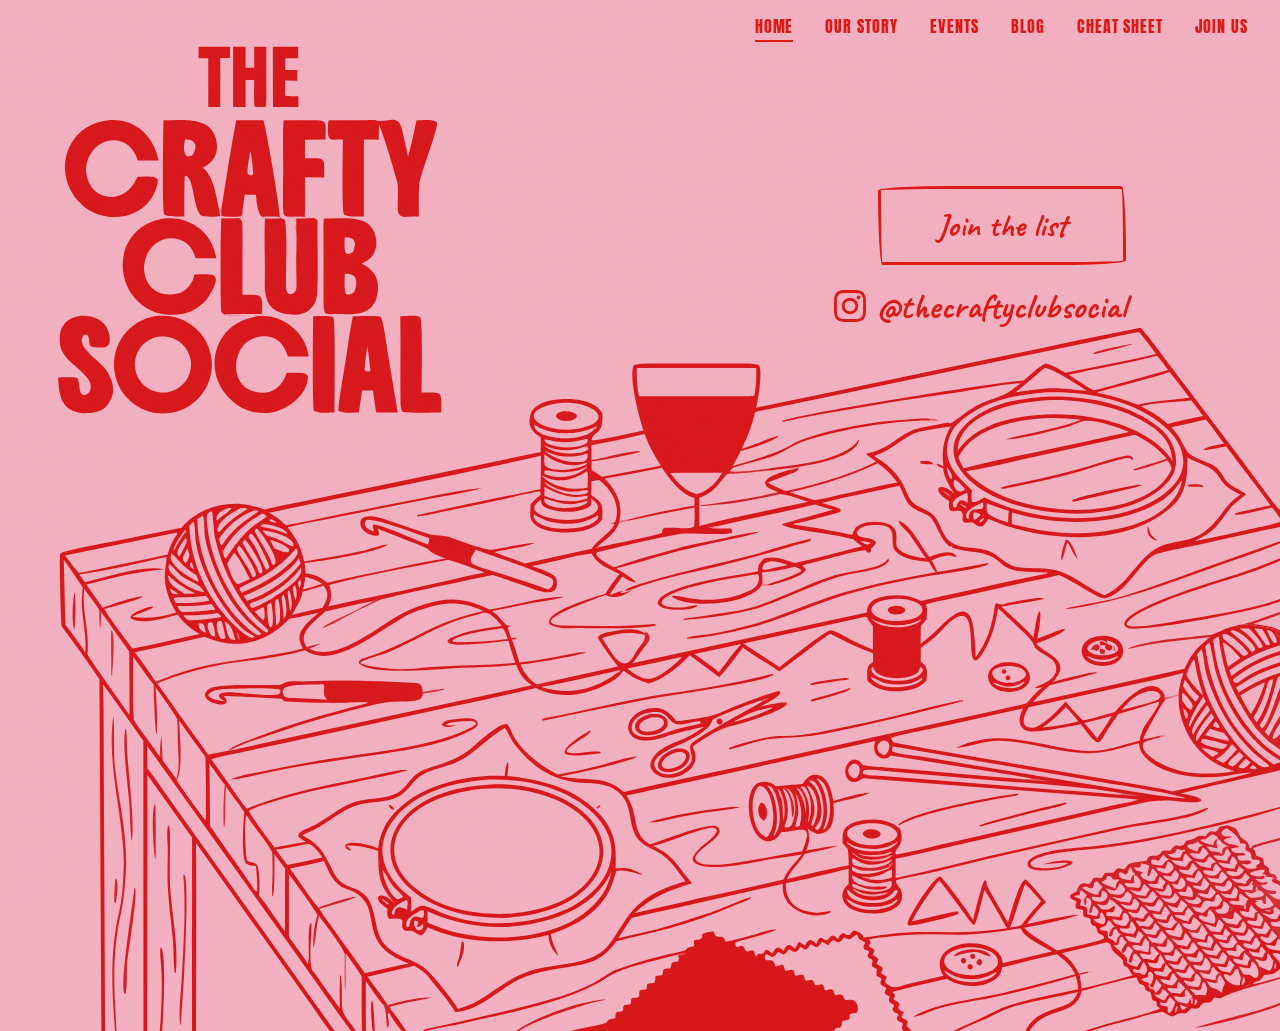
<file: index.html>
<!DOCTYPE html>
<html lang="en">
<head>
  <meta charset="UTF-8">
  <meta name="viewport" content="width=device-width, initial-scale=1.0">
  <title>The Crafty Club Social — Cocktails, Crafts & Good Company</title>
  <meta name="description" content="A free monthly meetup in Bath for women who love embroidery, crochet and knitting. Grab a drink, bring your project, and craft together.">
  <link rel="preconnect" href="https://fonts.googleapis.com">
  <link rel="preconnect" href="https://fonts.gstatic.com" crossorigin>
  <link href="https://fonts.googleapis.com/css2?family=Anton&family=Caveat:wght@400;500;600;700&family=Lora:ital,wght@0,400;0,500;0,600;1,400;1,500&display=swap" rel="stylesheet">
  <link rel="stylesheet" href="css/style.css">
  <link rel="icon" href="images/favicon.svg" type="image/svg+xml">
  <meta name="theme-color" content="#F5B5C8">
  <meta property="og:title" content="The Crafty Club Social — Cocktails, Crafts & Good Company">
  <meta property="og:description" content="A free monthly meetup in Bath for women who love embroidery, crochet and knitting.">
  <meta property="og:image" content="images/og-image.png">
  <meta property="og:type" content="website">
</head>
<body>

<!-- NAVIGATION -->
<nav class="site-nav">
  <ul class="nav-links">
    <li><a href="index.html" class="active">Home</a></li>
    <li><a href="about.html">Our Story</a></li>
    <li><a href="events.html">Events</a></li>
    <li><a href="blog/">Blog</a></li>
    <li><a href="cheat-sheet.html">Cheat Sheet</a></li>
    <li><a href="signup.html">Join us</a></li>
  </ul>
  <button class="nav-toggle" aria-label="Menu">
    <span></span><span></span><span></span>
  </button>
</nav>
<div class="mobile-nav-overlay">
  <a href="index.html" class="active">Home</a>
  <a href="about.html">Our Story</a>
  <a href="events.html">Events</a>
  <a href="blog/">Blog</a>
  <a href="cheat-sheet.html">Cheat Sheet</a>
  <a href="signup.html">Join us</a>
  <span class="mobile-nav-tagline">Cocktails, crafts & good company</span>
  <div class="mobile-nav-contact">
    <a href="mailto:hello@craftyclubsocial.org">hello@craftyclubsocial.org</a>
    <a href="https://instagram.com/thecraftyclubsocial" target="_blank">@thecraftyclubsocial</a>
  </div>
</div>

<!-- HERO -->
<section class="hero">
  <img src="images/hero-illustration.svg" alt="The Crafty Club Social — come as you are. From 7pm, Bathampton Mill, Bath." class="hero-poster">

  <!-- Overlay — floats over poster -->
  <div class="hero-event-overlay">
    <a href="signup.html" class="hero-event-btn">Join the list</a>
    <a href="https://instagram.com/thecraftyclubsocial" target="_blank" class="hero-instagram-link">
      <svg viewBox="0 0 24 24"><path d="M12 2.163c3.204 0 3.584.012 4.85.07 3.252.148 4.771 1.691 4.919 4.919.058 1.265.069 1.645.069 4.849 0 3.205-.012 3.584-.069 4.849-.149 3.225-1.664 4.771-4.919 4.919-1.266.058-1.644.07-4.85.07-3.204 0-3.584-.012-4.849-.07-3.26-.149-4.771-1.699-4.919-4.92-.058-1.265-.07-1.644-.07-4.849 0-3.204.013-3.583.07-4.849.149-3.227 1.664-4.771 4.919-4.919 1.266-.057 1.645-.069 4.849-.069zm0-2.163c-3.259 0-3.667.014-4.947.072-4.358.2-6.78 2.618-6.98 6.98-.059 1.281-.073 1.689-.073 4.948 0 3.259.014 3.668.072 4.948.2 4.358 2.618 6.78 6.98 6.98 1.281.058 1.689.072 4.948.072 3.259 0 3.668-.014 4.948-.072 4.354-.2 6.782-2.618 6.979-6.98.059-1.28.073-1.689.073-4.948 0-3.259-.014-3.667-.072-4.947-.196-4.354-2.617-6.78-6.979-6.98-1.281-.059-1.69-.073-4.949-.073zm0 5.838c-3.403 0-6.162 2.759-6.162 6.162s2.759 6.163 6.162 6.163 6.162-2.759 6.162-6.163c0-3.403-2.759-6.162-6.162-6.162zm0 10.162c-2.209 0-4-1.79-4-4 0-2.209 1.791-4 4-4s4 1.791 4 4c0 2.21-1.791 4-4 4zm6.406-11.845c-.796 0-1.441.645-1.441 1.44s.645 1.44 1.441 1.44c.795 0 1.439-.645 1.439-1.44s-.644-1.44-1.439-1.44z"/></svg>
      @thecraftyclubsocial
    </a>
  </div>
</section>


<script src="js/main.js"></script>

</body>
</html>
</file>
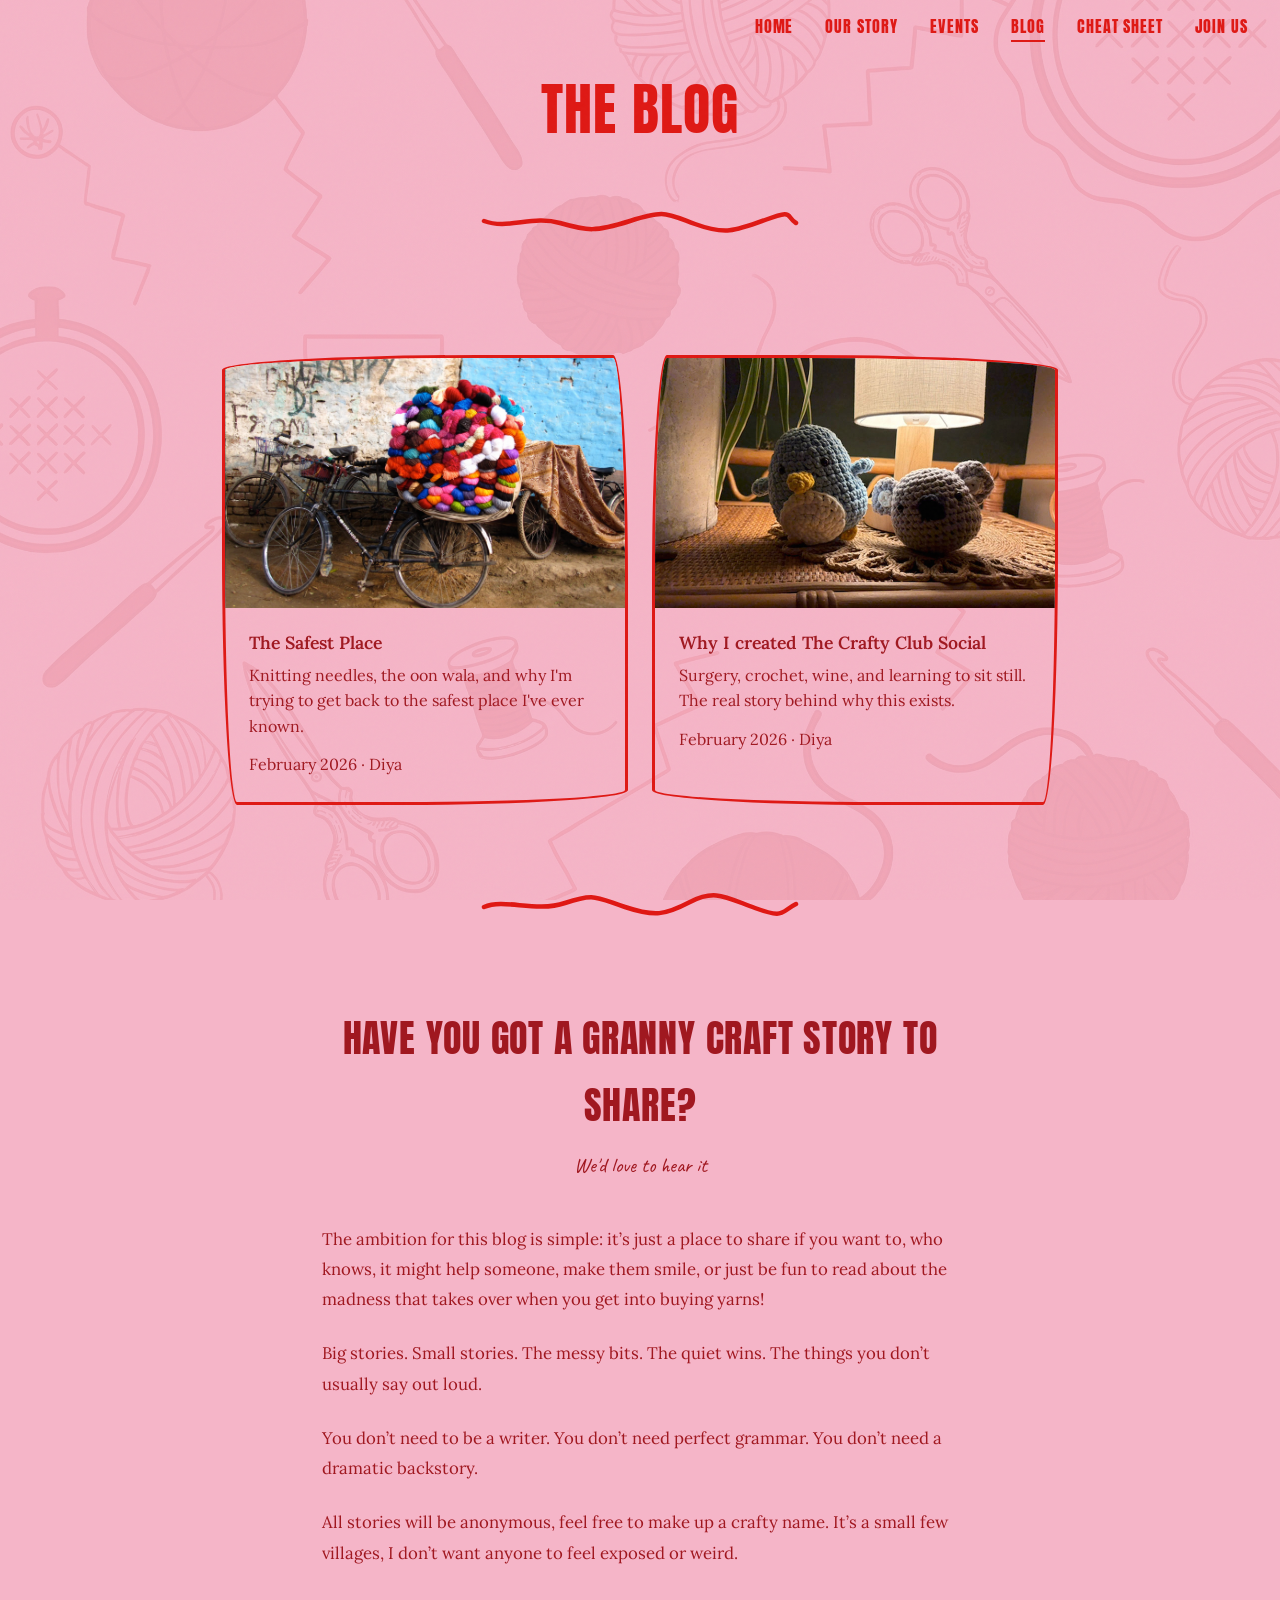
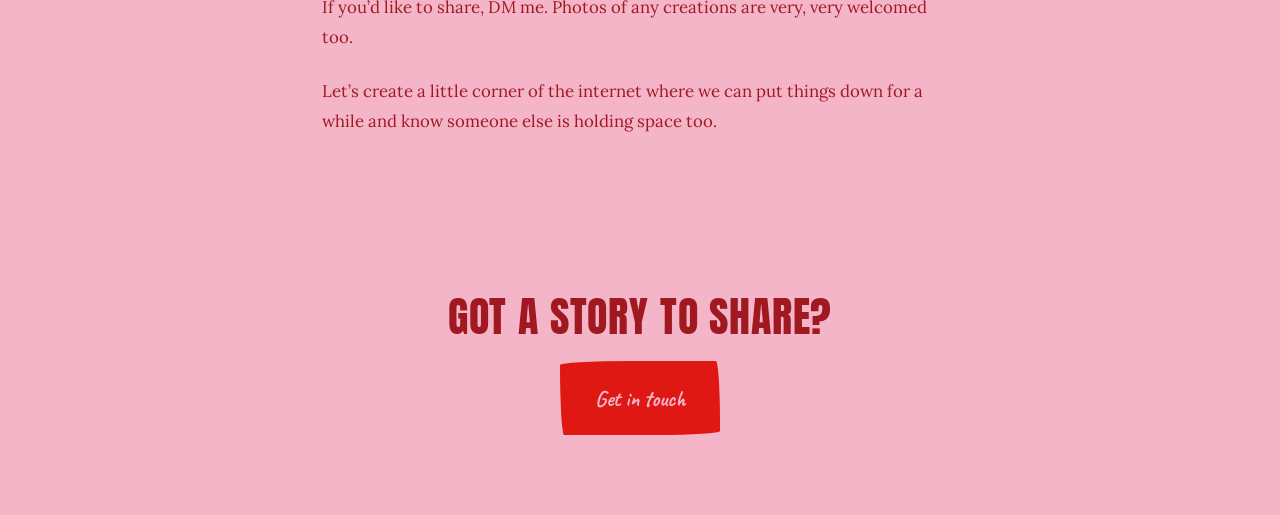
<file: blog/index.html>
<!DOCTYPE html>
<html lang="en">
<head>
  <meta charset="UTF-8">
  <meta name="viewport" content="width=device-width, initial-scale=1.0">
  <title>Blog — The Crafty Club Social</title>
  <meta name="description" content="Stories, tips, and updates from The Crafty Club Social in Bath.">
  <link rel="preconnect" href="https://fonts.googleapis.com">
  <link rel="preconnect" href="https://fonts.gstatic.com" crossorigin>
  <link href="https://fonts.googleapis.com/css2?family=Anton&family=Caveat:wght@400;500;600;700&family=Lora:ital,wght@0,400;0,500;0,600;1,400;1,500&display=swap" rel="stylesheet">
  <link rel="stylesheet" href="../css/style.css">
  <link rel="icon" href="../images/favicon.svg" type="image/svg+xml">
  <meta name="theme-color" content="#F5B5C8">
  <meta property="og:title" content="Blog — The Crafty Club Social">
  <meta property="og:description" content="A place to share craft stories. Big stories. Small stories. The messy bits. The quiet wins.">
  <meta property="og:image" content="../images/og-image.png">
  <meta property="og:type" content="website">
</head>
<body class="has-page-illustration">
<img src="../images/illustration-pattern.png" alt="" class="page-illustration">

<!-- NAVIGATION -->
<nav class="site-nav scrolled">
  <a href="../index.html" class="nav-logo">The Crafty Club Social</a>
  <ul class="nav-links">
    <li><a href="../index.html">Home</a></li>
    <li><a href="../about.html">Our Story</a></li>
    <li><a href="../events.html">Events</a></li>
    <li><a href="index.html" class="active">Blog</a></li>
    <li><a href="../cheat-sheet.html">Cheat Sheet</a></li>
    <li><a href="../signup.html">Join us</a></li>
  </ul>
  <button class="nav-toggle" aria-label="Menu">
    <span></span><span></span><span></span>
  </button>
</nav>
<div class="mobile-nav-overlay">
  <a href="../index.html">Home</a>
  <a href="../about.html">Our Story</a>
  <a href="../events.html">Events</a>
  <a href="index.html" class="active">Blog</a>
  <a href="../cheat-sheet.html">Cheat Sheet</a>
  <a href="../signup.html">Join us</a>
  <span class="mobile-nav-tagline">Cocktails, crafts & good company</span>
  <div class="mobile-nav-contact">
    <a href="mailto:hello@craftyclubsocial.org">hello@craftyclubsocial.org</a>
    <a href="https://instagram.com/thecraftyclubsocial" target="_blank">@thecraftyclubsocial</a>
  </div>
</div>

<!-- PAGE HERO -->
<section class="page-hero">
  <h1 class="fade-in">The <em>Blog</em></h1>
</section>

<div class="stitch-divider">&middot; &middot; &middot; &middot; &middot; &middot; &middot;</div>

<!-- BLOG POSTS -->
<section class="page-section">

  <div class="blog-grid">
    <a href="the-safest-place.html" class="blog-card fade-in">
      <div class="blog-card-image">
        <img src="../images/blog/the-safest-place-oon-wala.png" alt="A bicycle loaded with a towering mountain of colourful yarn balls">
      </div>
      <div class="blog-card-body">
        <h3>The Safest Place</h3>
        <p>Knitting needles, the oon wala, and why I'm trying to get back to the safest place I've ever known.</p>
        <p class="blog-card-meta">February 2026 &middot; Diya</p>
      </div>
    </a>
    <a href="why-i-created-the-crafty-club-social.html" class="blog-card fade-in">
      <div class="blog-card-image">
        <img src="../images/blog/IMG_0303.jpg" alt="Cute crocheted amigurumi penguin and koala on a table">
      </div>
      <div class="blog-card-body">
        <h3>Why I created The Crafty Club Social</h3>
        <p>Surgery, crochet, wine, and learning to sit still. The real story behind why this exists.</p>
        <p class="blog-card-meta">February 2026 &middot; Diya</p>
      </div>
    </a>
  </div>

</section>

<div class="stitch-divider">&middot; &middot; &middot; &middot; &middot; &middot; &middot;</div>

<!-- SHARE YOUR STORY -->
<section class="page-section" style="max-width: 700px;">
  <h2 class="section-header fade-in">Have you got a granny craft story to <em>share?</em></h2>
  <p class="section-sub fade-in">We'd love to hear it</p>

  <div style="margin-top: 2rem; font-size: 1.05rem; line-height: 1.8; color: var(--red); font-weight: 300;">
    <p class="fade-in" style="margin-bottom: 1.5rem;">
      The ambition for this blog is simple: it&rsquo;s just a place to share if you want to, who knows, it might help someone, make them smile, or just be fun to read about the madness that takes over when you get into buying yarns!
    </p>
    <p class="fade-in" style="margin-bottom: 1.5rem;">
      Big stories. Small stories. The messy bits. The quiet wins. The things you don&rsquo;t usually say out loud.
    </p>
    <p class="fade-in" style="margin-bottom: 1.5rem;">
      You don&rsquo;t need to be a writer. You don&rsquo;t need perfect grammar. You don&rsquo;t need a dramatic backstory.
    </p>
    <p class="fade-in" style="margin-bottom: 1.5rem;">
      All stories will be anonymous, feel free to make up a crafty name. It&rsquo;s a small few villages, I don&rsquo;t want anyone to feel exposed or weird.
    </p>
    <p class="fade-in" style="margin-bottom: 1.5rem;">
      If you&rsquo;d like to share, DM me. Photos of any creations are very, very welcomed too.
    </p>
    <p class="fade-in">
      Let&rsquo;s create a little corner of the internet where we can put things down for a while and know someone else is holding space too.
    </p>
  </div>
</section>

<!-- CTA -->
<section class="cta">
  <div class="cta-inner">
    <h2 class="fade-in">Got a story to <em>share?</em></h2>
<a href="../contact.html" class="btn-primary fade-in" style="display: inline-block; text-decoration: none;">Get in touch</a>
  </div>
</section>


<script src="../js/main.js"></script>

</body>
</html>
</file>
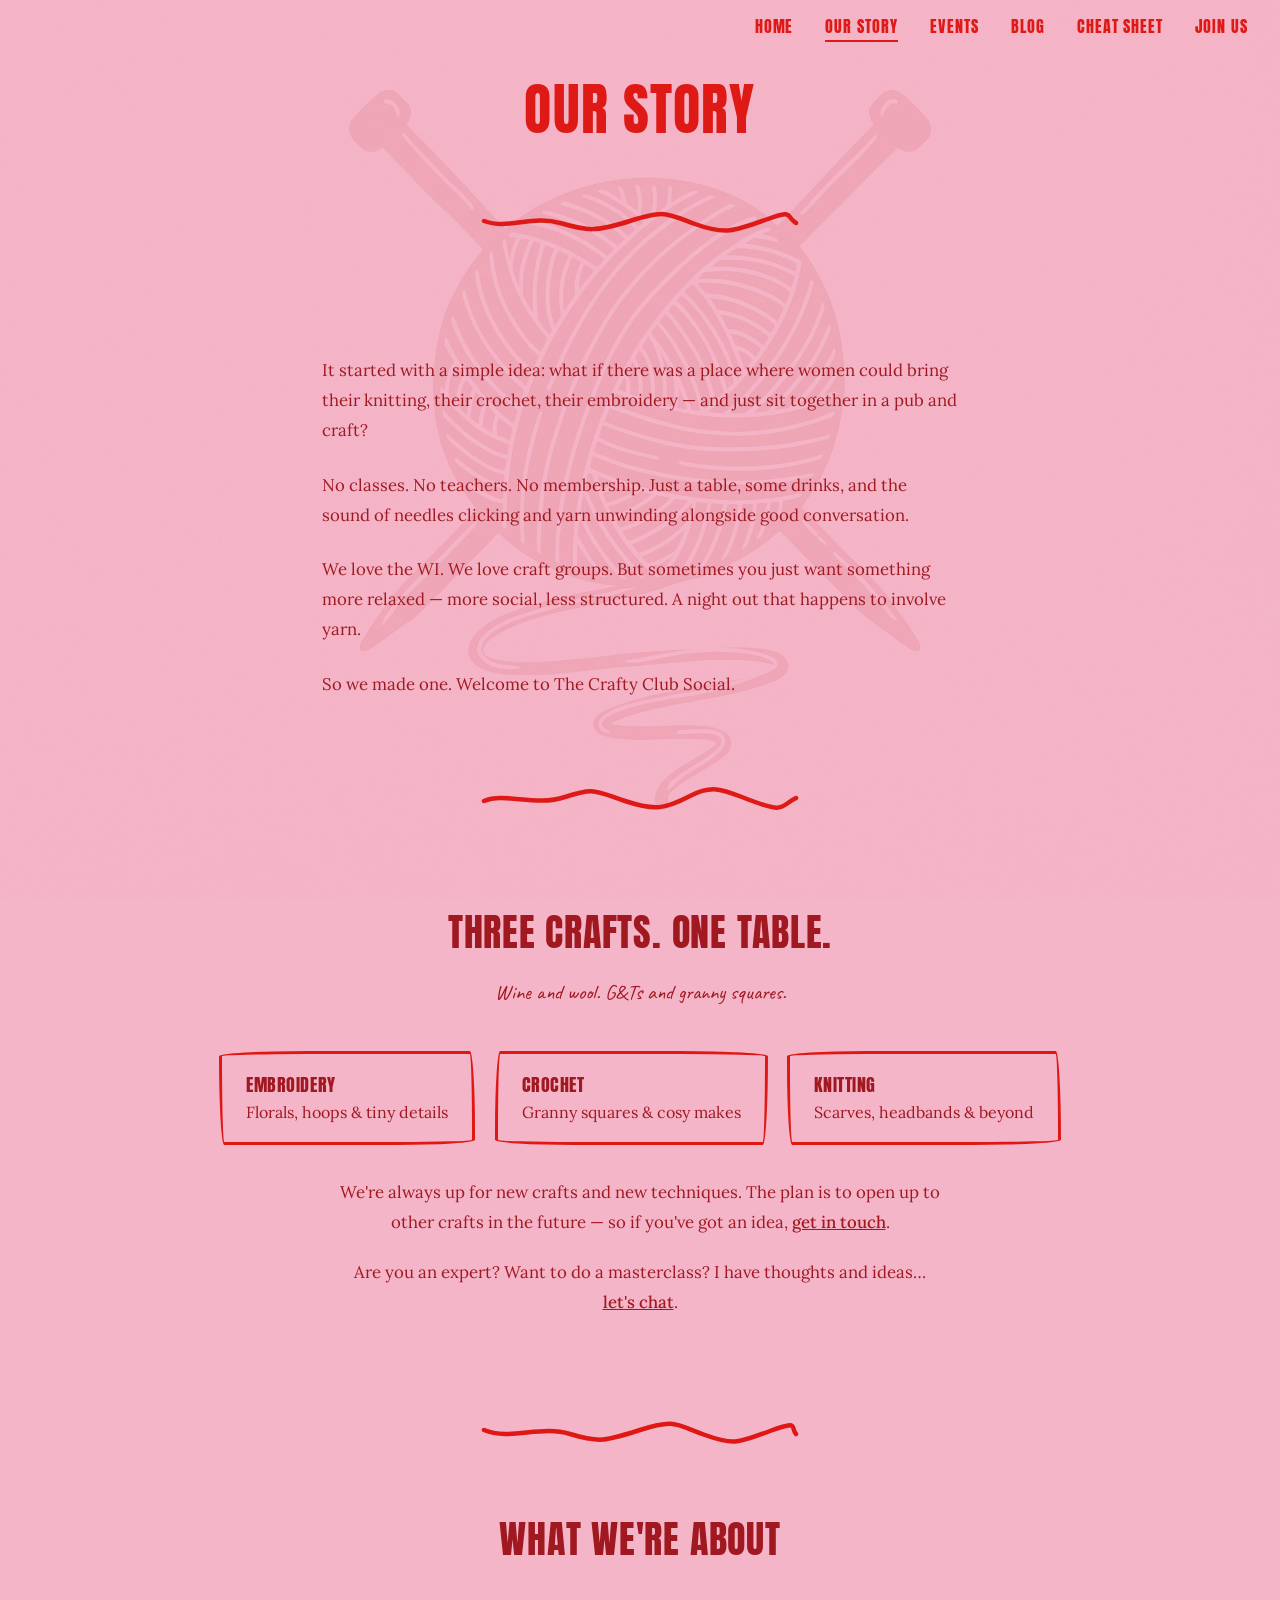
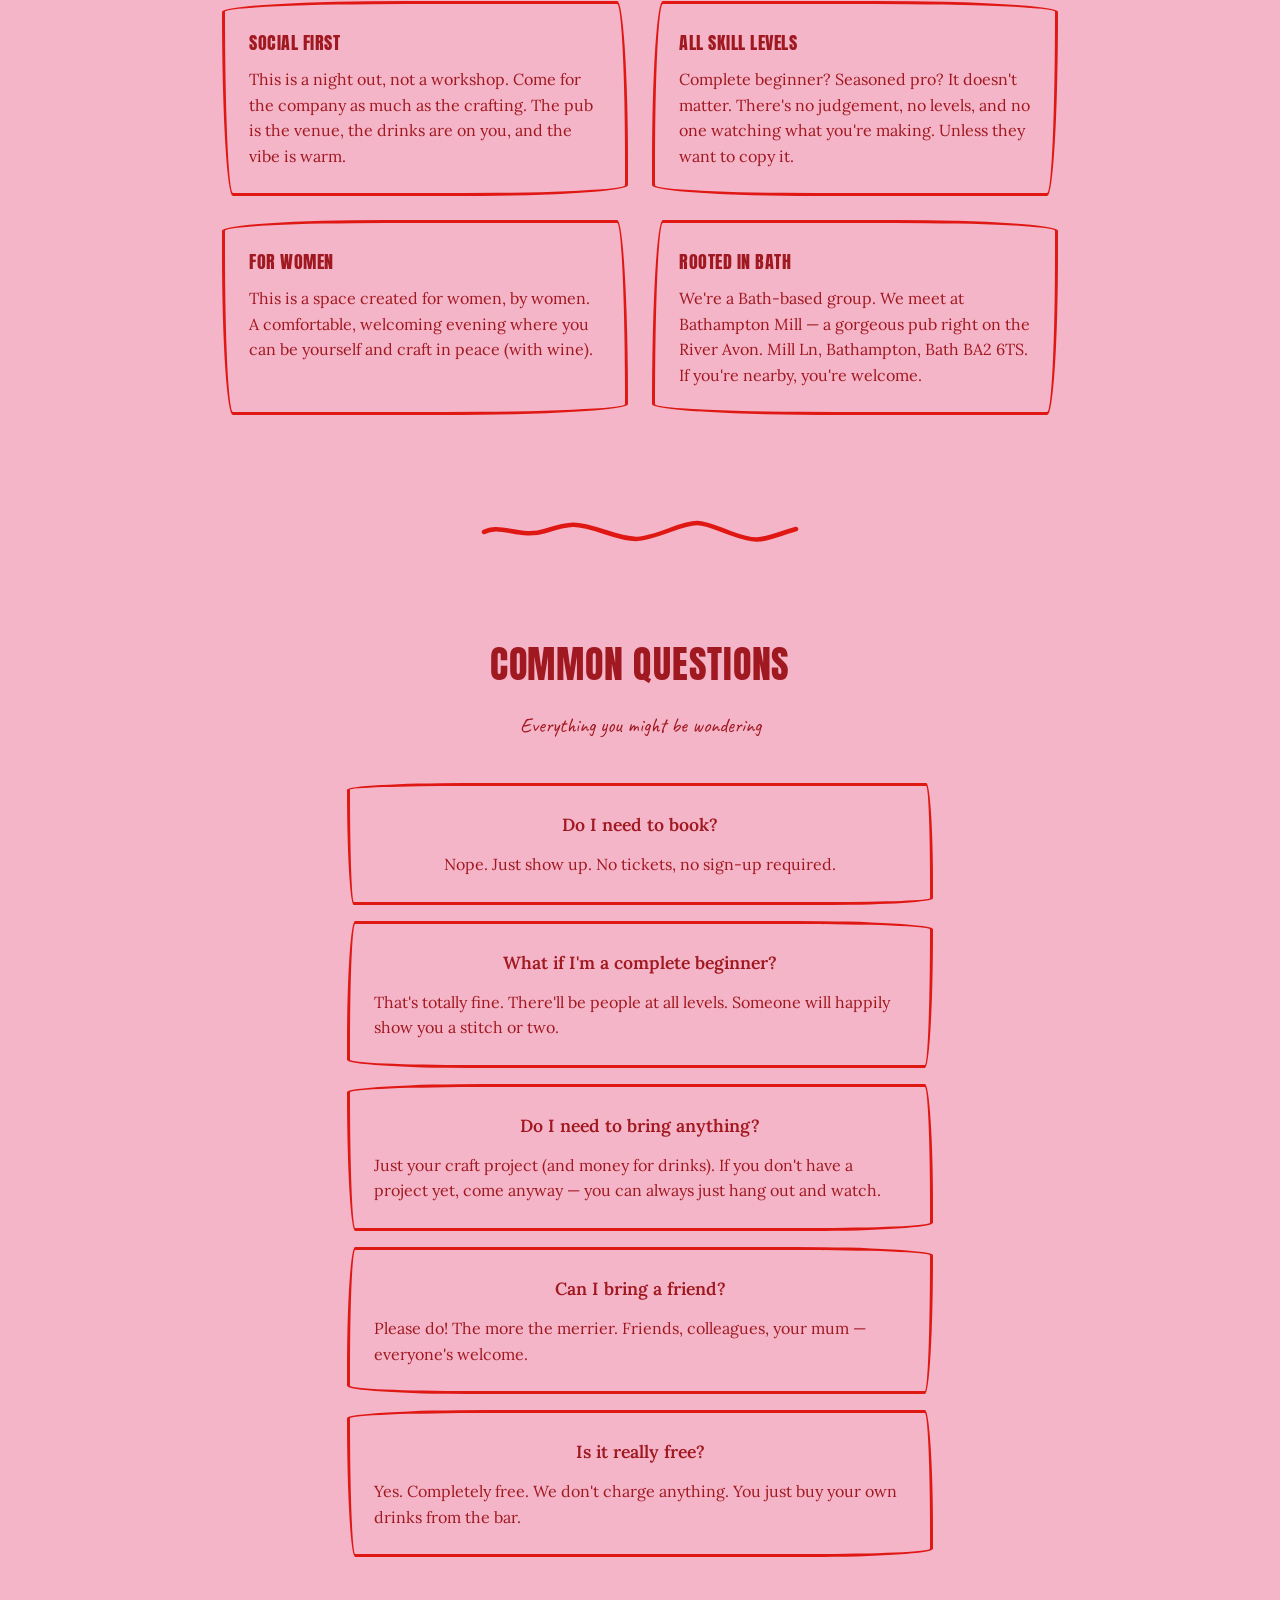
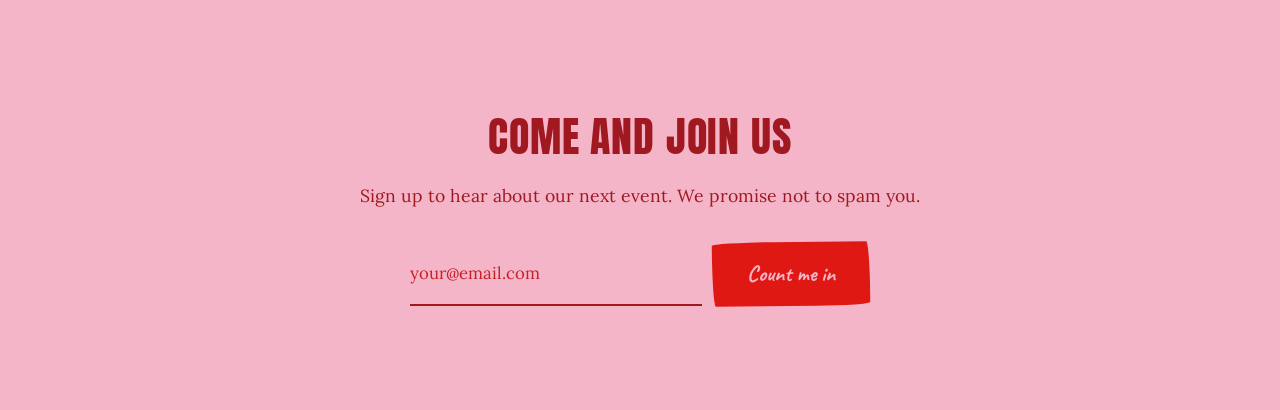
<file: about.html>
<!DOCTYPE html>
<html lang="en">
<head>
  <meta charset="UTF-8">
  <meta name="viewport" content="width=device-width, initial-scale=1.0">
  <title>Our Story — The Crafty Club Social</title>
  <meta name="description" content="The Crafty Club Social is a free monthly crafting meetup in Bath for women who love embroidery, crochet and knitting.">
  <link rel="preconnect" href="https://fonts.googleapis.com">
  <link rel="preconnect" href="https://fonts.gstatic.com" crossorigin>
  <link href="https://fonts.googleapis.com/css2?family=Anton&family=Caveat:wght@400;500;600;700&family=Lora:ital,wght@0,400;0,500;0,600;1,400;1,500&display=swap" rel="stylesheet">
  <link rel="stylesheet" href="css/style.css">
  <link rel="icon" href="images/favicon.svg" type="image/svg+xml">
  <meta name="theme-color" content="#F5B5C8">
  <meta property="og:title" content="Our Story — The Crafty Club Social">
  <meta property="og:description" content="A free monthly crafting meetup in Bath for women who love embroidery, crochet and knitting.">
  <meta property="og:image" content="images/og-image.png">
  <meta property="og:type" content="website">
</head>
<body class="has-page-illustration">
<img src="images/illustration-yarn.png" alt="" class="page-illustration">

<!-- NAVIGATION -->
<nav class="site-nav scrolled">
  <a href="index.html" class="nav-logo">The Crafty Club Social</a>
  <ul class="nav-links">
    <li><a href="index.html">Home</a></li>
    <li><a href="about.html" class="active">Our Story</a></li>
    <li><a href="events.html">Events</a></li>
    <li><a href="blog/">Blog</a></li>
    <li><a href="cheat-sheet.html">Cheat Sheet</a></li>
    <li><a href="signup.html">Join us</a></li>
  </ul>
  <button class="nav-toggle" aria-label="Menu">
    <span></span><span></span><span></span>
  </button>
</nav>
<div class="mobile-nav-overlay">
  <a href="index.html">Home</a>
  <a href="about.html" class="active">Our Story</a>
  <a href="events.html">Events</a>
  <a href="blog/">Blog</a>
  <a href="cheat-sheet.html">Cheat Sheet</a>
  <a href="signup.html">Join us</a>
  <span class="mobile-nav-tagline">Cocktails, crafts & good company</span>
  <div class="mobile-nav-contact">
    <a href="mailto:hello@craftyclubsocial.org">hello@craftyclubsocial.org</a>
    <a href="https://instagram.com/thecraftyclubsocial" target="_blank">@thecraftyclubsocial</a>
  </div>
</div>

<!-- PAGE HERO -->
<section class="page-hero">
  <h1 class="fade-in">Our <em>Story</em></h1>
</section>

<div class="stitch-divider">&middot; &middot; &middot; &middot; &middot; &middot; &middot;</div>

<!-- OUR STORY -->
<section class="page-section" style="max-width: 700px;">

  <div style="margin-top: 2rem; font-size: 1.05rem; line-height: 1.8; color: var(--red); font-weight: 300;">
    <p class="fade-in" style="margin-bottom: 1.5rem;">
      It started with a simple idea: what if there was a place where women could bring their
      knitting, their crochet, their embroidery — and just sit together in a pub and craft?
    </p>
    <p class="fade-in" style="margin-bottom: 1.5rem;">
      No classes. No teachers. No membership. Just a table, some drinks, and the sound of
      needles clicking and yarn unwinding alongside good conversation.
    </p>
    <p class="fade-in" style="margin-bottom: 1.5rem;">
      We love the WI. We love craft groups. But sometimes you just want something more relaxed —
      more social, less structured. A night out that happens to involve yarn.
    </p>
    <p class="fade-in">
      So we made one. Welcome to The Crafty Club Social.
    </p>
  </div>
</section>

<div class="stitch-divider">&middot; &middot; &middot; &middot; &middot; &middot; &middot;</div>

<!-- THREE CRAFTS -->
<section class="crafts">
  <div class="crafts-inner">
    <h2 class="fade-in">Three crafts. One table.</h2>
    <p class="crafts-sub fade-in">Wine and wool. G&Ts and granny squares.</p>

    <div class="craft-pills">
      <div class="craft-pill fade-in">
        <div class="text">
          <h4>Embroidery</h4>
          <p>Florals, hoops & tiny details</p>
        </div>
      </div>
      <div class="craft-pill fade-in">
        <div class="text">
          <h4>Crochet</h4>
          <p>Granny squares & cosy makes</p>
        </div>
      </div>
      <div class="craft-pill fade-in">
        <div class="text">
          <h4>Knitting</h4>
          <p>Scarves, headbands & beyond</p>
        </div>
      </div>
    </div>

    <p class="fade-in" style="margin-top: 2rem; font-size: 1.05rem; line-height: 1.8; color: var(--red); font-weight: 300; max-width: 600px; margin-left: auto; margin-right: auto;">
      We're always up for new crafts and new techniques. The plan is to open up to other crafts in the future — so if you've got an idea, <a href="contact.html" style="color: var(--red); font-weight: 500;">get in touch</a>.
    </p>
    <p class="fade-in" style="margin-top: 1.2rem; font-size: 1.05rem; line-height: 1.8; color: var(--red); font-weight: 300; max-width: 600px; margin-left: auto; margin-right: auto;">
      Are you an expert? Want to do a masterclass? I have thoughts and ideas&hellip; <a href="contact.html" style="color: var(--red); font-weight: 500;">let's chat</a>.
    </p>
  </div>
</section>

<div class="stitch-divider">&middot; &middot; &middot; &middot; &middot; &middot; &middot;</div>

<!-- WHAT WE'RE ABOUT -->
<section class="about" style="padding-top: 3rem;">
  <h2 class="fade-in" style="margin-bottom: 2rem;">What we're <em>about</em></h2>

  <div class="about-grid">
    <div class="about-card fade-in">
      <h3>Social first</h3>
      <p>This is a night out, not a workshop. Come for the company as much as the crafting. The pub is the venue, the drinks are on you, and the vibe is warm.</p>
    </div>
    <div class="about-card fade-in">
      <h3>All skill levels</h3>
      <p>Complete beginner? Seasoned pro? It doesn't matter. There's no judgement, no levels, and no one watching what you're making. Unless they want to copy it.</p>
    </div>
    <div class="about-card fade-in">
      <h3>For women</h3>
      <p>This is a space created for women, by women. A comfortable, welcoming evening where you can be yourself and craft in peace (with wine).</p>
    </div>
    <div class="about-card fade-in">
      <h3>Rooted in Bath</h3>
      <p>We're a Bath-based group. We meet at Bathampton Mill — a gorgeous pub right on the River Avon. Mill Ln, Bathampton, Bath BA2 6TS. If you're nearby, you're welcome.</p>
    </div>
  </div>
</section>

<div class="stitch-divider">&middot; &middot; &middot; &middot; &middot; &middot; &middot;</div>

<!-- FAQ -->
<section class="page-section" style="max-width: 650px;">
  <h2 class="section-header fade-in">Common <em>Questions</em></h2>
  <p class="section-sub fade-in">Everything you might be wondering</p>

  <div class="detail-items" style="margin-top: 1rem;">
    <div class="detail-item fade-in" style="flex-direction: column; text-align: left; gap: 0.5rem;">
      <h4>Do I need to book?</h4>
      <p>Nope. Just show up. No tickets, no sign-up required.</p>
    </div>
    <div class="detail-item fade-in" style="flex-direction: column; text-align: left; gap: 0.5rem;">
      <h4>What if I'm a complete beginner?</h4>
      <p>That's totally fine. There'll be people at all levels. Someone will happily show you a stitch or two.</p>
    </div>
    <div class="detail-item fade-in" style="flex-direction: column; text-align: left; gap: 0.5rem;">
      <h4>Do I need to bring anything?</h4>
      <p>Just your craft project (and money for drinks). If you don't have a project yet, come anyway — you can always just hang out and watch.</p>
    </div>
    <div class="detail-item fade-in" style="flex-direction: column; text-align: left; gap: 0.5rem;">
      <h4>Can I bring a friend?</h4>
      <p>Please do! The more the merrier. Friends, colleagues, your mum — everyone's welcome.</p>
    </div>
    <div class="detail-item fade-in" style="flex-direction: column; text-align: left; gap: 0.5rem;">
      <h4>Is it really free?</h4>
      <p>Yes. Completely free. We don't charge anything. You just buy your own drinks from the bar.</p>
    </div>
  </div>
</section>

<!-- CTA -->
<section class="cta">
  <div class="cta-inner">
    <h2 class="fade-in">Come and <em>join us</em></h2>
    <p class="cta-sub fade-in">
      Sign up to hear about our next event. We promise not to spam you.
    </p>
    <form class="signup-form fade-in" onsubmit="handleSignup(event)">
      <input type="email" placeholder="your@email.com" required>
      <button type="submit">Count me in</button>
    </form>
  </div>
</section>


<script src="js/main.js"></script>

</body>
</html>
</file>
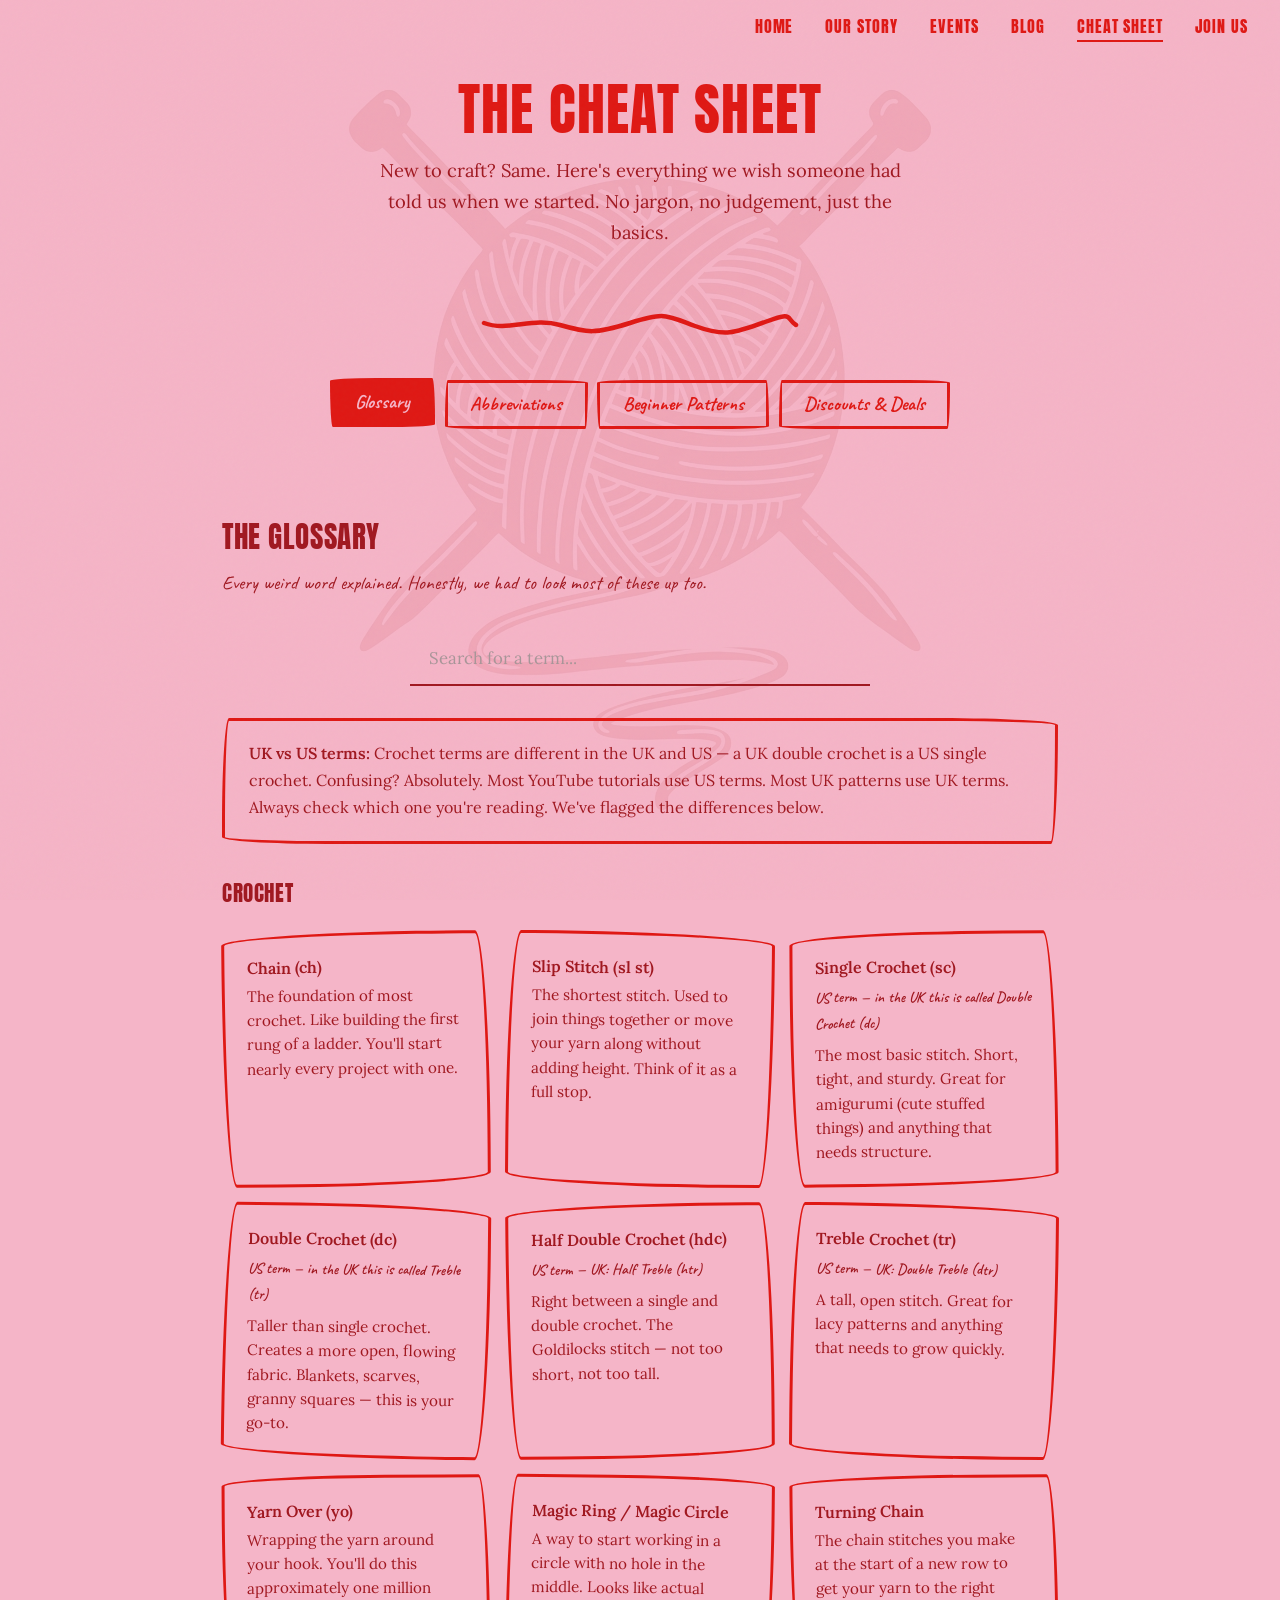
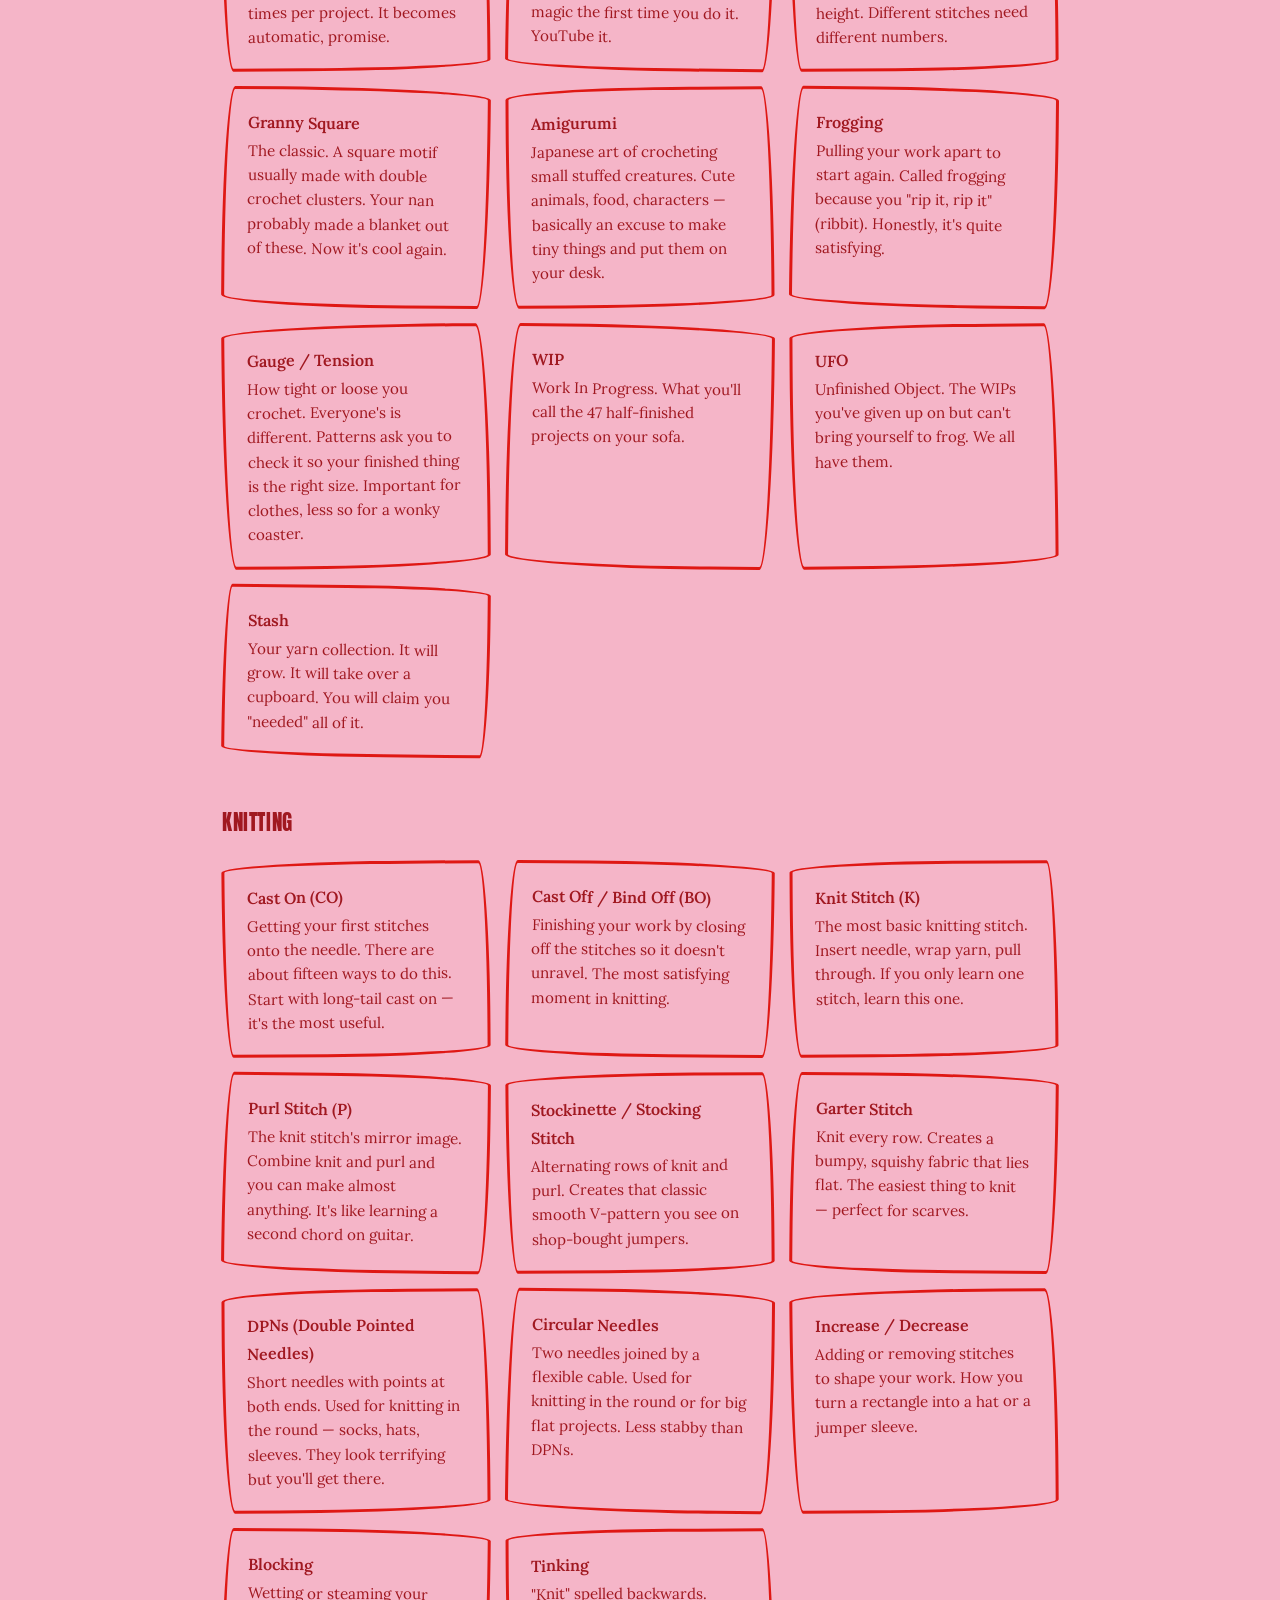
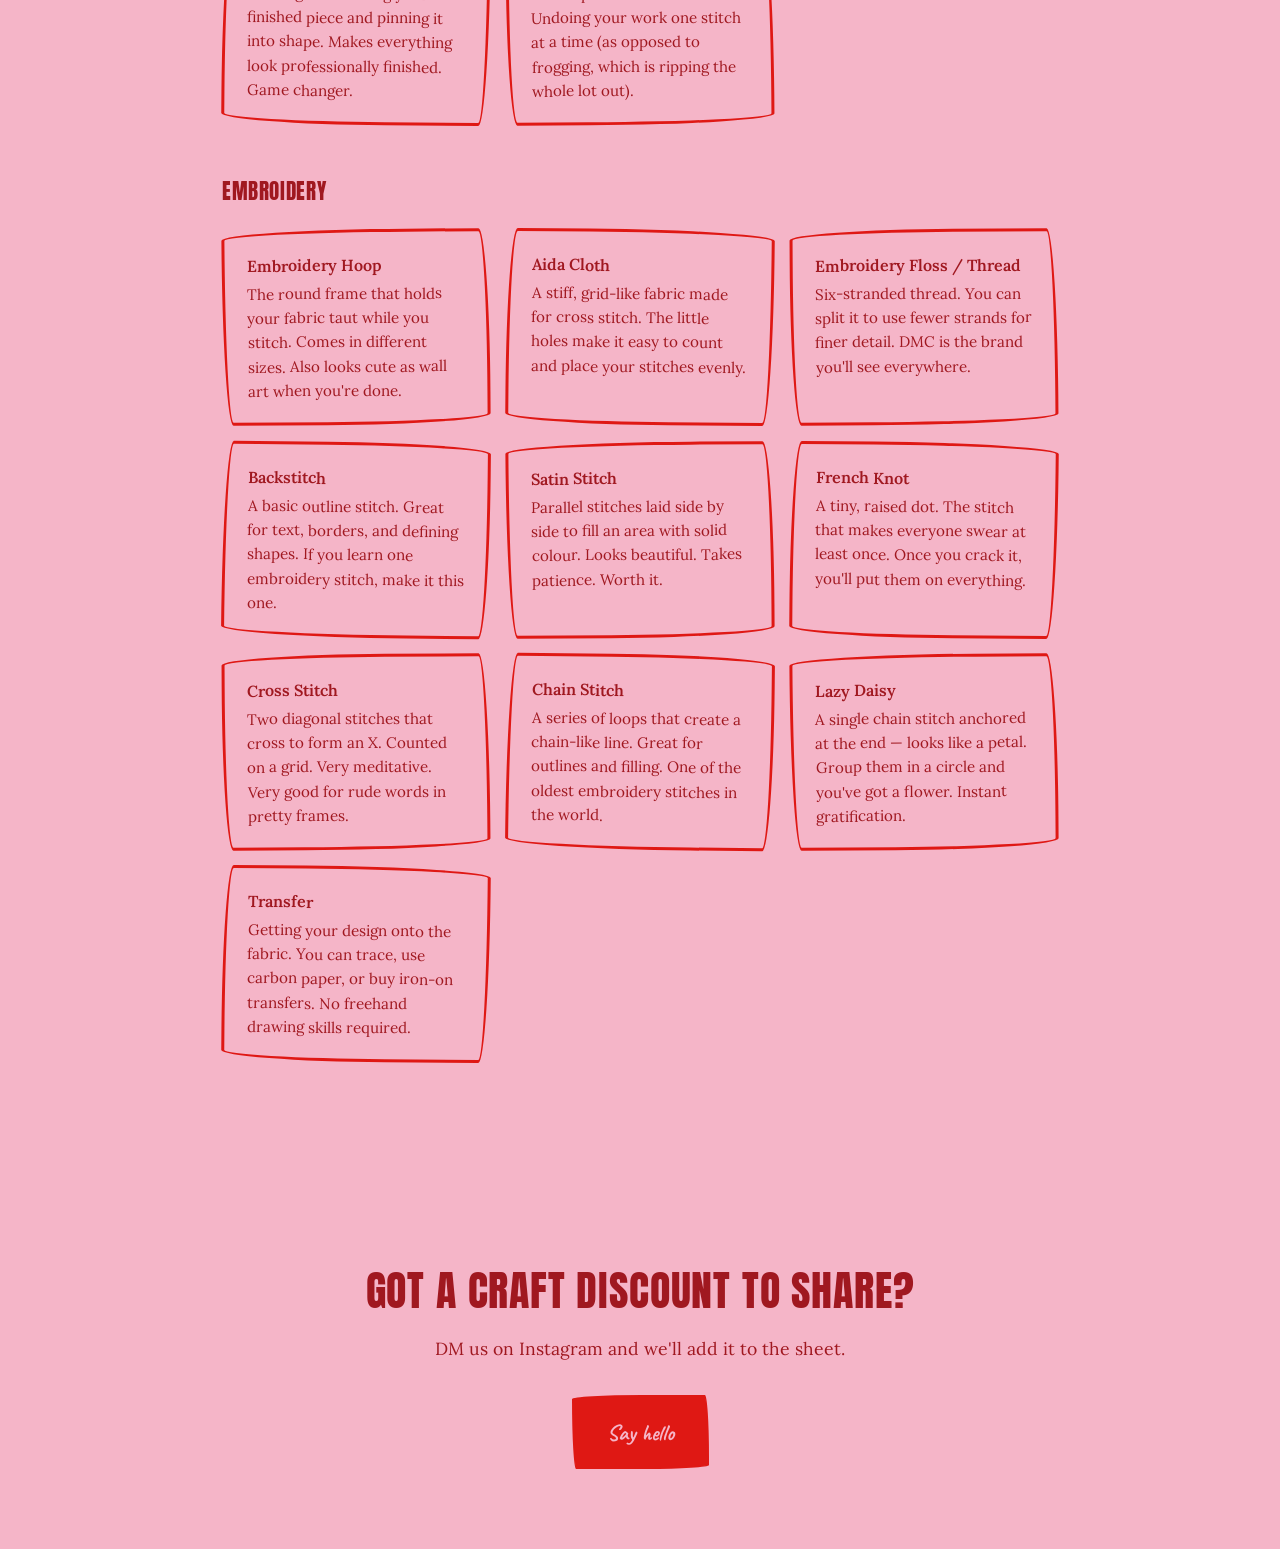
<file: cheat-sheet.html>
<!DOCTYPE html>
<html lang="en">
<head>
  <meta charset="UTF-8">
  <meta name="viewport" content="width=device-width, initial-scale=1.0">
  <title>The Cheat Sheet — The Crafty Club Social</title>
  <meta name="description" content="New to craft? Here's everything we wish someone had told us when we started. Glossary, abbreviations, free tutorials and beginner patterns.">
  <link rel="preconnect" href="https://fonts.googleapis.com">
  <link rel="preconnect" href="https://fonts.gstatic.com" crossorigin>
  <link href="https://fonts.googleapis.com/css2?family=Anton&family=Caveat:wght@400;500;600;700&family=Lora:ital,wght@0,400;0,500;0,600;1,400;1,500&display=swap" rel="stylesheet">
  <link rel="stylesheet" href="css/style.css">
  <link rel="icon" href="images/favicon.svg" type="image/svg+xml">
  <meta name="theme-color" content="#F5B5C8">
  <meta property="og:title" content="The Cheat Sheet — The Crafty Club Social">
  <meta property="og:description" content="New to craft? Here's everything we wish someone had told us. Glossary, abbreviations, free tutorials and beginner patterns.">
  <meta property="og:image" content="images/og-image.png">
  <meta property="og:type" content="website">
</head>
<body class="has-page-illustration">
<img src="images/illustration-yarn.png" alt="" class="page-illustration">

<!-- NAVIGATION -->
<nav class="site-nav scrolled">
  <a href="index.html" class="nav-logo">The Crafty Club Social</a>
  <ul class="nav-links">
    <li><a href="index.html">Home</a></li>
    <li><a href="about.html">Our Story</a></li>
    <li><a href="events.html">Events</a></li>
    <li><a href="blog/">Blog</a></li>
    <li><a href="cheat-sheet.html" class="active">Cheat Sheet</a></li>
    <li><a href="signup.html">Join us</a></li>
  </ul>
  <button class="nav-toggle" aria-label="Menu">
    <span></span><span></span><span></span>
  </button>
</nav>
<div class="mobile-nav-overlay">
  <a href="index.html">Home</a>
  <a href="about.html">Our Story</a>
  <a href="events.html">Events</a>
  <a href="blog/">Blog</a>
  <a href="cheat-sheet.html" class="active">Cheat Sheet</a>
  <a href="signup.html">Join us</a>
  <span class="mobile-nav-tagline">Cocktails, crafts & good company</span>
  <div class="mobile-nav-contact">
    <a href="mailto:hello@craftyclubsocial.org">hello@craftyclubsocial.org</a>
    <a href="https://instagram.com/thecraftyclubsocial" target="_blank">@thecraftyclubsocial</a>
  </div>
</div>

<!-- PAGE HERO -->
<section class="page-hero">
  <h1 class="fade-in">The Cheat <em>Sheet</em></h1>
  <p class="page-desc fade-in">New to craft? Same. Here's everything we wish someone had told us when we started. No jargon, no judgement, just the basics.</p>
</section>

<div class="stitch-divider">&middot; &middot; &middot; &middot; &middot; &middot; &middot;</div>

<!-- TAB BAR -->
<div class="cheat-tabs">
  <button class="cheat-tab active" data-tab="glossary">Glossary</button>
  <button class="cheat-tab" data-tab="abbreviations">Abbreviations</button>
  <button class="cheat-tab" data-tab="patterns">Beginner Patterns</button>
  <button class="cheat-tab" data-tab="discounts">Discounts &amp; Deals</button>
</div>

<!-- ============ GLOSSARY ============ -->
<section id="glossary" class="cheat-section page-section">
  <h2 class="cheat-section-title fade-in">The Glossary</h2>
  <p class="cheat-section-sub fade-in">Every weird word explained. Honestly, we had to look most of these up too.</p>

  <div class="cheat-search">
    <input type="text" id="glossarySearch" placeholder="Search for a term...">
  </div>

  <div class="cheat-note fade-in">
    <strong>UK vs US terms:</strong> Crochet terms are different in the UK and US &mdash; a UK double crochet is a US single crochet. Confusing? Absolutely. Most YouTube tutorials use US terms. Most UK patterns use UK terms. Always check which one you're reading. We've flagged the differences below.
  </div>

  <!-- Crochet -->
  <div class="cheat-craft-group">
    <h3 class="cheat-group-title fade-in">Crochet</h3>
    <div class="cheat-term-grid">
      <div class="cheat-term-card fade-in" data-term="chain">
        <div class="cheat-term-word">Chain (ch)</div>
        <div class="cheat-term-def">The foundation of most crochet. Like building the first rung of a ladder. You'll start nearly every project with one.</div>
      </div>
      <div class="cheat-term-card fade-in" data-term="slip stitch">
        <div class="cheat-term-word">Slip Stitch (sl st)</div>
        <div class="cheat-term-def">The shortest stitch. Used to join things together or move your yarn along without adding height. Think of it as a full stop.</div>
      </div>
      <div class="cheat-term-card fade-in" data-term="single crochet">
        <div class="cheat-term-word">Single Crochet (sc)</div>
        <div class="cheat-term-abbr">US term &mdash; in the UK this is called Double Crochet (dc)</div>
        <div class="cheat-term-def">The most basic stitch. Short, tight, and sturdy. Great for amigurumi (cute stuffed things) and anything that needs structure.</div>
      </div>
      <div class="cheat-term-card fade-in" data-term="double crochet">
        <div class="cheat-term-word">Double Crochet (dc)</div>
        <div class="cheat-term-abbr">US term &mdash; in the UK this is called Treble (tr)</div>
        <div class="cheat-term-def">Taller than single crochet. Creates a more open, flowing fabric. Blankets, scarves, granny squares &mdash; this is your go-to.</div>
      </div>
      <div class="cheat-term-card fade-in" data-term="half double crochet">
        <div class="cheat-term-word">Half Double Crochet (hdc)</div>
        <div class="cheat-term-abbr">US term &mdash; UK: Half Treble (htr)</div>
        <div class="cheat-term-def">Right between a single and double crochet. The Goldilocks stitch &mdash; not too short, not too tall.</div>
      </div>
      <div class="cheat-term-card fade-in" data-term="treble crochet">
        <div class="cheat-term-word">Treble Crochet (tr)</div>
        <div class="cheat-term-abbr">US term &mdash; UK: Double Treble (dtr)</div>
        <div class="cheat-term-def">A tall, open stitch. Great for lacy patterns and anything that needs to grow quickly.</div>
      </div>
      <div class="cheat-term-card fade-in" data-term="yarn over">
        <div class="cheat-term-word">Yarn Over (yo)</div>
        <div class="cheat-term-def">Wrapping the yarn around your hook. You'll do this approximately one million times per project. It becomes automatic, promise.</div>
      </div>
      <div class="cheat-term-card fade-in" data-term="magic ring">
        <div class="cheat-term-word">Magic Ring / Magic Circle</div>
        <div class="cheat-term-def">A way to start working in a circle with no hole in the middle. Looks like actual magic the first time you do it. YouTube it.</div>
      </div>
      <div class="cheat-term-card fade-in" data-term="turning chain">
        <div class="cheat-term-word">Turning Chain</div>
        <div class="cheat-term-def">The chain stitches you make at the start of a new row to get your yarn to the right height. Different stitches need different numbers.</div>
      </div>
      <div class="cheat-term-card fade-in" data-term="granny square">
        <div class="cheat-term-word">Granny Square</div>
        <div class="cheat-term-def">The classic. A square motif usually made with double crochet clusters. Your nan probably made a blanket out of these. Now it's cool again.</div>
      </div>
      <div class="cheat-term-card fade-in" data-term="amigurumi">
        <div class="cheat-term-word">Amigurumi</div>
        <div class="cheat-term-def">Japanese art of crocheting small stuffed creatures. Cute animals, food, characters &mdash; basically an excuse to make tiny things and put them on your desk.</div>
      </div>
      <div class="cheat-term-card fade-in" data-term="frogging">
        <div class="cheat-term-word">Frogging</div>
        <div class="cheat-term-def">Pulling your work apart to start again. Called frogging because you "rip it, rip it" (ribbit). Honestly, it's quite satisfying.</div>
      </div>
      <div class="cheat-term-card fade-in" data-term="gauge">
        <div class="cheat-term-word">Gauge / Tension</div>
        <div class="cheat-term-def">How tight or loose you crochet. Everyone's is different. Patterns ask you to check it so your finished thing is the right size. Important for clothes, less so for a wonky coaster.</div>
      </div>
      <div class="cheat-term-card fade-in" data-term="wip">
        <div class="cheat-term-word">WIP</div>
        <div class="cheat-term-def">Work In Progress. What you'll call the 47 half-finished projects on your sofa.</div>
      </div>
      <div class="cheat-term-card fade-in" data-term="ufo">
        <div class="cheat-term-word">UFO</div>
        <div class="cheat-term-def">Unfinished Object. The WIPs you've given up on but can't bring yourself to frog. We all have them.</div>
      </div>
      <div class="cheat-term-card fade-in" data-term="stash">
        <div class="cheat-term-word">Stash</div>
        <div class="cheat-term-def">Your yarn collection. It will grow. It will take over a cupboard. You will claim you "needed" all of it.</div>
      </div>
    </div>
  </div>

  <!-- Knitting -->
  <div class="cheat-craft-group">
    <h3 class="cheat-group-title fade-in">Knitting</h3>
    <div class="cheat-term-grid">
      <div class="cheat-term-card fade-in" data-term="cast on">
        <div class="cheat-term-word">Cast On (CO)</div>
        <div class="cheat-term-def">Getting your first stitches onto the needle. There are about fifteen ways to do this. Start with long-tail cast on &mdash; it's the most useful.</div>
      </div>
      <div class="cheat-term-card fade-in" data-term="cast off">
        <div class="cheat-term-word">Cast Off / Bind Off (BO)</div>
        <div class="cheat-term-def">Finishing your work by closing off the stitches so it doesn't unravel. The most satisfying moment in knitting.</div>
      </div>
      <div class="cheat-term-card fade-in" data-term="knit stitch">
        <div class="cheat-term-word">Knit Stitch (K)</div>
        <div class="cheat-term-def">The most basic knitting stitch. Insert needle, wrap yarn, pull through. If you only learn one stitch, learn this one.</div>
      </div>
      <div class="cheat-term-card fade-in" data-term="purl stitch">
        <div class="cheat-term-word">Purl Stitch (P)</div>
        <div class="cheat-term-def">The knit stitch's mirror image. Combine knit and purl and you can make almost anything. It's like learning a second chord on guitar.</div>
      </div>
      <div class="cheat-term-card fade-in" data-term="stockinette">
        <div class="cheat-term-word">Stockinette / Stocking Stitch</div>
        <div class="cheat-term-def">Alternating rows of knit and purl. Creates that classic smooth V-pattern you see on shop-bought jumpers.</div>
      </div>
      <div class="cheat-term-card fade-in" data-term="garter stitch">
        <div class="cheat-term-word">Garter Stitch</div>
        <div class="cheat-term-def">Knit every row. Creates a bumpy, squishy fabric that lies flat. The easiest thing to knit &mdash; perfect for scarves.</div>
      </div>
      <div class="cheat-term-card fade-in" data-term="dpn">
        <div class="cheat-term-word">DPNs (Double Pointed Needles)</div>
        <div class="cheat-term-def">Short needles with points at both ends. Used for knitting in the round &mdash; socks, hats, sleeves. They look terrifying but you'll get there.</div>
      </div>
      <div class="cheat-term-card fade-in" data-term="circular needles">
        <div class="cheat-term-word">Circular Needles</div>
        <div class="cheat-term-def">Two needles joined by a flexible cable. Used for knitting in the round or for big flat projects. Less stabby than DPNs.</div>
      </div>
      <div class="cheat-term-card fade-in" data-term="increase decrease">
        <div class="cheat-term-word">Increase / Decrease</div>
        <div class="cheat-term-def">Adding or removing stitches to shape your work. How you turn a rectangle into a hat or a jumper sleeve.</div>
      </div>
      <div class="cheat-term-card fade-in" data-term="blocking">
        <div class="cheat-term-word">Blocking</div>
        <div class="cheat-term-def">Wetting or steaming your finished piece and pinning it into shape. Makes everything look professionally finished. Game changer.</div>
      </div>
      <div class="cheat-term-card fade-in" data-term="tinking">
        <div class="cheat-term-word">Tinking</div>
        <div class="cheat-term-def">"Knit" spelled backwards. Undoing your work one stitch at a time (as opposed to frogging, which is ripping the whole lot out).</div>
      </div>
    </div>
  </div>

  <!-- Embroidery -->
  <div class="cheat-craft-group">
    <h3 class="cheat-group-title fade-in">Embroidery</h3>
    <div class="cheat-term-grid">
      <div class="cheat-term-card fade-in" data-term="embroidery hoop">
        <div class="cheat-term-word">Embroidery Hoop</div>
        <div class="cheat-term-def">The round frame that holds your fabric taut while you stitch. Comes in different sizes. Also looks cute as wall art when you're done.</div>
      </div>
      <div class="cheat-term-card fade-in" data-term="aida cloth">
        <div class="cheat-term-word">Aida Cloth</div>
        <div class="cheat-term-def">A stiff, grid-like fabric made for cross stitch. The little holes make it easy to count and place your stitches evenly.</div>
      </div>
      <div class="cheat-term-card fade-in" data-term="embroidery floss">
        <div class="cheat-term-word">Embroidery Floss / Thread</div>
        <div class="cheat-term-def">Six-stranded thread. You can split it to use fewer strands for finer detail. DMC is the brand you'll see everywhere.</div>
      </div>
      <div class="cheat-term-card fade-in" data-term="backstitch">
        <div class="cheat-term-word">Backstitch</div>
        <div class="cheat-term-def">A basic outline stitch. Great for text, borders, and defining shapes. If you learn one embroidery stitch, make it this one.</div>
      </div>
      <div class="cheat-term-card fade-in" data-term="satin stitch">
        <div class="cheat-term-word">Satin Stitch</div>
        <div class="cheat-term-def">Parallel stitches laid side by side to fill an area with solid colour. Looks beautiful. Takes patience. Worth it.</div>
      </div>
      <div class="cheat-term-card fade-in" data-term="french knot">
        <div class="cheat-term-word">French Knot</div>
        <div class="cheat-term-def">A tiny, raised dot. The stitch that makes everyone swear at least once. Once you crack it, you'll put them on everything.</div>
      </div>
      <div class="cheat-term-card fade-in" data-term="cross stitch">
        <div class="cheat-term-word">Cross Stitch</div>
        <div class="cheat-term-def">Two diagonal stitches that cross to form an X. Counted on a grid. Very meditative. Very good for rude words in pretty frames.</div>
      </div>
      <div class="cheat-term-card fade-in" data-term="chain stitch embroidery">
        <div class="cheat-term-word">Chain Stitch</div>
        <div class="cheat-term-def">A series of loops that create a chain-like line. Great for outlines and filling. One of the oldest embroidery stitches in the world.</div>
      </div>
      <div class="cheat-term-card fade-in" data-term="lazy daisy">
        <div class="cheat-term-word">Lazy Daisy</div>
        <div class="cheat-term-def">A single chain stitch anchored at the end &mdash; looks like a petal. Group them in a circle and you've got a flower. Instant gratification.</div>
      </div>
      <div class="cheat-term-card fade-in" data-term="transfer">
        <div class="cheat-term-word">Transfer</div>
        <div class="cheat-term-def">Getting your design onto the fabric. You can trace, use carbon paper, or buy iron-on transfers. No freehand drawing skills required.</div>
      </div>
    </div>
  </div>
</section>

<!-- ============ ABBREVIATIONS ============ -->
<section id="abbreviations" class="cheat-section cheat-hidden page-section">
  <h2 class="cheat-section-title fade-in">Pattern Abbreviations</h2>
  <p class="cheat-section-sub fade-in">The shorthand you'll see in patterns. Print this page and stick it on your fridge.</p>

  <div class="cheat-note fade-in">
    <strong>UK vs US reminder:</strong> UK and US crochet terms use the same abbreviations for DIFFERENT stitches. A UK "dc" (double crochet) is a US "sc" (single crochet). Always check which version your pattern uses. Knitting terms are the same in both.
  </div>

  <h3 class="cheat-group-title fade-in">Crochet Abbreviations</h3>
  <table class="cheat-abbr-table fade-in">
    <tr><th>Abbreviation</th><th>US Term</th><th>UK Equivalent</th></tr>
    <tr><td class="cheat-abbr-code">ch</td><td>Chain</td><td>Chain (same)</td></tr>
    <tr><td class="cheat-abbr-code">sl st</td><td>Slip Stitch</td><td>Slip Stitch (same)</td></tr>
    <tr><td class="cheat-abbr-code">sc</td><td>Single Crochet</td><td>Double Crochet (dc)</td></tr>
    <tr><td class="cheat-abbr-code">hdc</td><td>Half Double Crochet</td><td>Half Treble (htr)</td></tr>
    <tr><td class="cheat-abbr-code">dc</td><td>Double Crochet</td><td>Treble (tr)</td></tr>
    <tr><td class="cheat-abbr-code">tr</td><td>Treble Crochet</td><td>Double Treble (dtr)</td></tr>
    <tr><td class="cheat-abbr-code">yo</td><td>Yarn Over</td><td>Yarn Over Hook (yoh)</td></tr>
    <tr><td class="cheat-abbr-code">sk</td><td>Skip</td><td>Miss</td></tr>
    <tr><td class="cheat-abbr-code">st(s)</td><td>Stitch(es)</td><td>Stitch(es) (same)</td></tr>
    <tr><td class="cheat-abbr-code">sp</td><td>Space</td><td>Space (same)</td></tr>
    <tr><td class="cheat-abbr-code">rep</td><td>Repeat</td><td>Repeat (same)</td></tr>
    <tr><td class="cheat-abbr-code">inc</td><td>Increase</td><td>Increase (same)</td></tr>
    <tr><td class="cheat-abbr-code">dec</td><td>Decrease</td><td>Decrease (same)</td></tr>
    <tr><td class="cheat-abbr-code">MC</td><td>Main Colour</td><td>Main Colour (same)</td></tr>
    <tr><td class="cheat-abbr-code">CC</td><td>Contrast Colour</td><td>Contrast Colour (same)</td></tr>
    <tr><td class="cheat-abbr-code">WS / RS</td><td>Wrong Side / Right Side</td><td>Wrong Side / Right Side (same)</td></tr>
  </table>

  <h3 class="cheat-group-title fade-in" style="margin-top: 2.5rem;">Knitting Abbreviations</h3>
  <table class="cheat-abbr-table fade-in">
    <tr><th>Abbreviation</th><th>Meaning</th></tr>
    <tr><td class="cheat-abbr-code">K</td><td>Knit</td></tr>
    <tr><td class="cheat-abbr-code">P</td><td>Purl</td></tr>
    <tr><td class="cheat-abbr-code">CO</td><td>Cast On</td></tr>
    <tr><td class="cheat-abbr-code">BO</td><td>Bind Off / Cast Off</td></tr>
    <tr><td class="cheat-abbr-code">K2tog</td><td>Knit Two Together (a decrease)</td></tr>
    <tr><td class="cheat-abbr-code">P2tog</td><td>Purl Two Together (a decrease)</td></tr>
    <tr><td class="cheat-abbr-code">SSK</td><td>Slip Slip Knit (a left-leaning decrease)</td></tr>
    <tr><td class="cheat-abbr-code">YO</td><td>Yarn Over (creates a hole &mdash; used in lace)</td></tr>
    <tr><td class="cheat-abbr-code">PM</td><td>Place Marker</td></tr>
    <tr><td class="cheat-abbr-code">DPN</td><td>Double Pointed Needle</td></tr>
    <tr><td class="cheat-abbr-code">St st</td><td>Stockinette / Stocking Stitch</td></tr>
    <tr><td class="cheat-abbr-code">Rnd</td><td>Round (when working in the round)</td></tr>
  </table>
</section>

<!-- ============ PATTERNS ============ -->
<section id="patterns" class="cheat-section cheat-hidden page-section">
  <h2 class="cheat-section-title fade-in" style="text-align: center;">Beginner Patterns</h2>
  <p class="fade-in" style="font-size: 1.1rem; color: var(--red); font-weight: 600; margin-top: 2rem; text-align: center;"><strong>Coming soon.</strong></p>
</section>

<!-- ============ DISCOUNTS ============ -->
<section id="discounts" class="cheat-section cheat-hidden page-section">
  <h2 class="cheat-section-title fade-in">Discounts &amp; Deals</h2>
  <p class="cheat-section-sub fade-in">Know of a discount or deal for crafters? Let us know and we'll add it here.</p>

  <div class="cheat-callout fade-in">
    <h3>This page needs you!</h3>
    <p>We're building a list of discounts, student offers, and deals on yarn, fabric, needles, hooks, and kits from local shops and online stores. If you know of any &mdash; even if it's just a loyalty card at your local yarn shop &mdash; tell us and we'll add it.</p>
    <a href="https://www.instagram.com/thecraftyclubsocial/" target="_blank" class="btn-primary" style="display: inline-block; text-decoration: none;">Share a deal with us</a>
  </div>

  <h3 class="cheat-group-title fade-in" style="margin-top: 2.5rem;">Places to Buy Supplies</h3>
  <div class="cheat-card-grid">
    <a class="cheat-card fade-in" href="https://www.lovecrafts.com" target="_blank">
      <div class="cheat-card-tag">Online</div>
      <h3>LoveCrafts</h3>
      <p>Huge range of yarn, needles, kits, and patterns. Regular sales and free patterns. Sign up for their newsletter for discount codes.</p>
      <div class="cheat-source">lovecrafts.com &rarr;</div>
    </a>

    <a class="cheat-card fade-in" href="https://www.woolwarehouse.co.uk" target="_blank">
      <div class="cheat-card-tag">Online</div>
      <h3>Wool Warehouse</h3>
      <p>Great prices on branded yarn. Fast delivery. One of the best UK online yarn shops.</p>
      <div class="cheat-source">woolwarehouse.co.uk &rarr;</div>
    </a>

    <a class="cheat-card fade-in" href="https://www.hobbycraft.co.uk" target="_blank">
      <div class="cheat-card-tag">Online &amp; In Store</div>
      <h3>Hobbycraft</h3>
      <p>The big one. Everything you need in one place. Sign up to their club for 20% off your first order and regular member discounts.</p>
      <div class="cheat-source">hobbycraft.co.uk &rarr;</div>
    </a>

    <div class="cheat-card fade-in">
      <div class="cheat-card-tag">Local</div>
      <h3>Your local yarn shop</h3>
      <p>Nothing beats a local yarn shop for advice, touching the yarn before you buy, and supporting small businesses. Ask if they do a loyalty card or workshop discount.</p>
      <div class="cheat-source">Ask us for Bath recommendations &rarr;</div>
    </div>
  </div>

  <div class="cheat-note fade-in" style="margin-top: 2.5rem;">
    <strong>Tip:</strong> If you're just starting out, don't spend loads. A 4mm crochet hook (about &pound;3), a ball of DK acrylic yarn (about &pound;2), and a YouTube tutorial is genuinely all you need. You can always upgrade later once you know what you like.
  </div>
</section>

<!-- CTA -->
<section class="cta">
  <div class="cta-inner">
    <h2 class="fade-in">Got a craft discount to <em>share?</em></h2>
    <p class="cta-sub fade-in">DM us on Instagram and we'll add it to the sheet.</p>
    <a href="https://www.instagram.com/thecraftyclubsocial/" target="_blank" class="btn-primary fade-in" style="display: inline-block; text-decoration: none;">Say hello</a>
  </div>
</section>

<script src="js/main.js"></script>

</body>
</html>
</file>
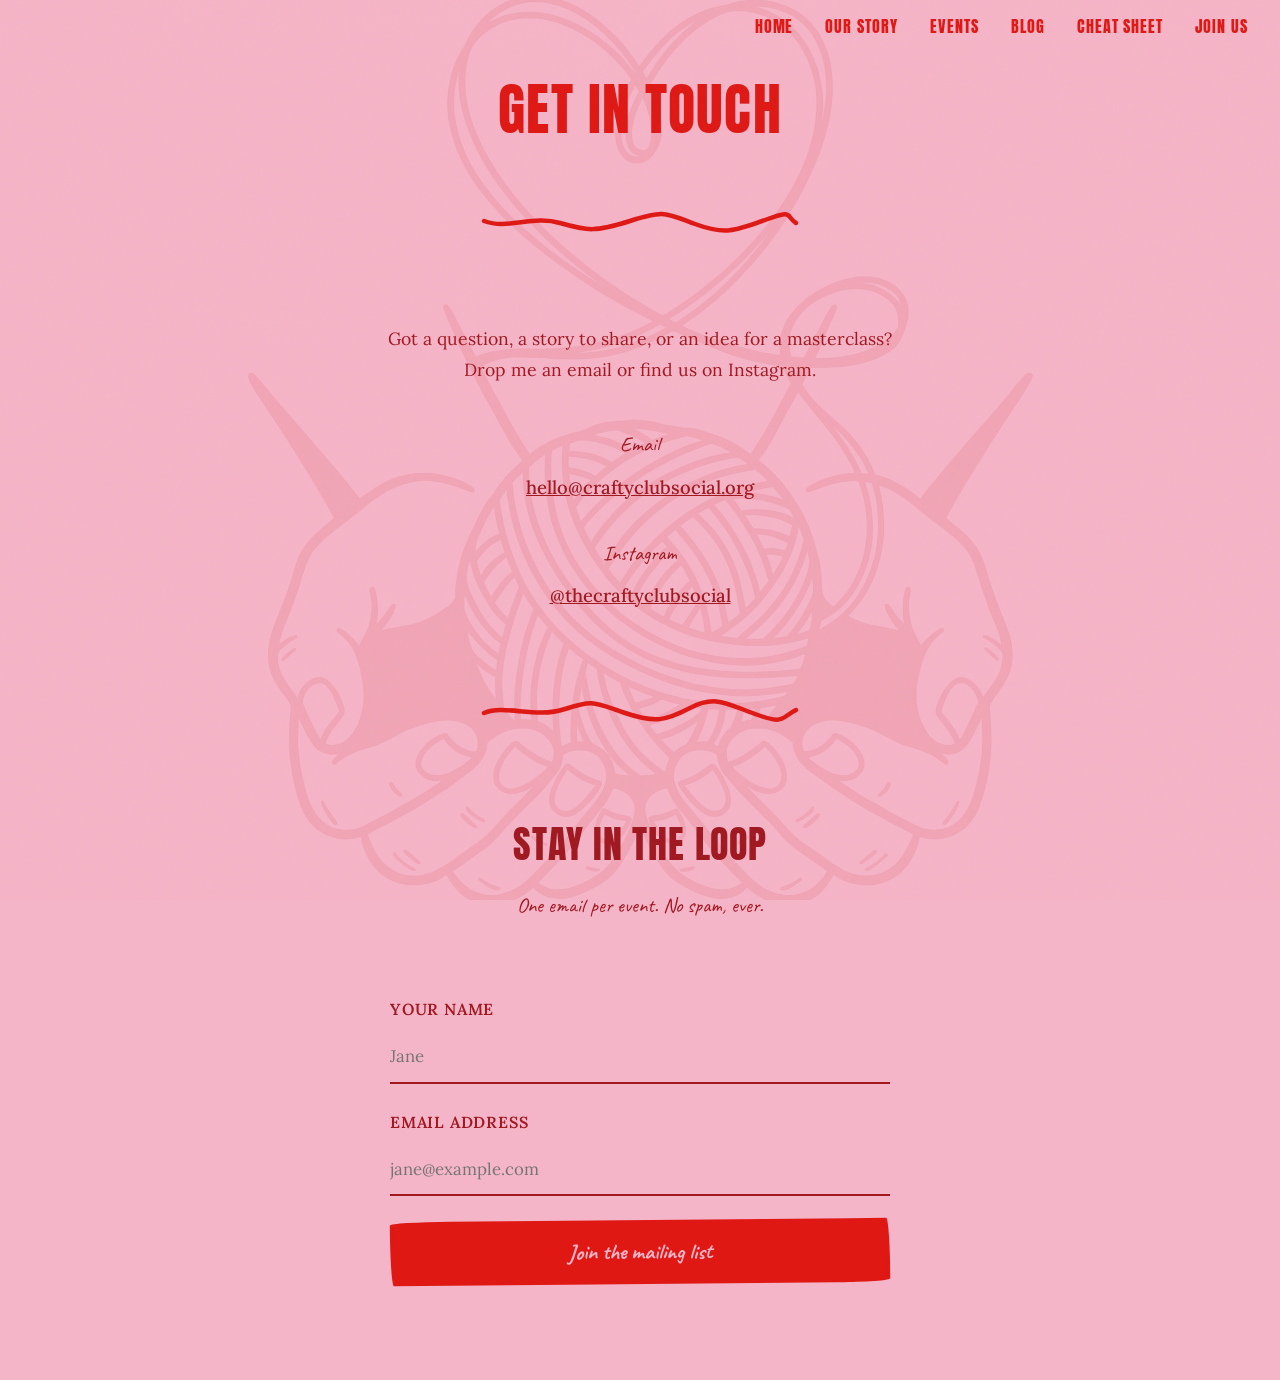
<file: contact.html>
<!DOCTYPE html>
<html lang="en">
<head>
  <meta charset="UTF-8">
  <meta name="viewport" content="width=device-width, initial-scale=1.0">
  <title>Contact — The Crafty Club Social</title>
  <meta name="description" content="Get in touch with The Crafty Club Social. Email us or find us on Instagram.">
  <link rel="preconnect" href="https://fonts.googleapis.com">
  <link rel="preconnect" href="https://fonts.gstatic.com" crossorigin>
  <link href="https://fonts.googleapis.com/css2?family=Anton&family=Caveat:wght@400;500;600;700&family=Lora:ital,wght@0,400;0,500;0,600;1,400;1,500&display=swap" rel="stylesheet">
  <link rel="stylesheet" href="css/style.css">
  <link rel="icon" href="images/favicon.svg" type="image/svg+xml">
  <meta name="theme-color" content="#F5B5C8">
  <meta property="og:title" content="Contact — The Crafty Club Social">
  <meta property="og:description" content="Get in touch with The Crafty Club Social.">
  <meta property="og:image" content="images/og-image.png">
  <meta property="og:type" content="website">
</head>
<body class="has-page-illustration">
<img src="images/illustration-hands.png" alt="" class="page-illustration">

<!-- NAVIGATION -->
<nav class="site-nav scrolled">
  <a href="index.html" class="nav-logo">The Crafty Club Social</a>
  <ul class="nav-links">
    <li><a href="index.html">Home</a></li>
    <li><a href="about.html">Our Story</a></li>
    <li><a href="events.html">Events</a></li>
    <li><a href="blog/">Blog</a></li>
    <li><a href="cheat-sheet.html">Cheat Sheet</a></li>
    <li><a href="signup.html">Join us</a></li>
  </ul>
  <button class="nav-toggle" aria-label="Menu">
    <span></span><span></span><span></span>
  </button>
</nav>
<div class="mobile-nav-overlay">
  <a href="index.html">Home</a>
  <a href="about.html">Our Story</a>
  <a href="events.html">Events</a>
  <a href="blog/">Blog</a>
  <a href="cheat-sheet.html">Cheat Sheet</a>
  <a href="signup.html">Join us</a>
  <span class="mobile-nav-tagline">Cocktails, crafts & good company</span>
  <div class="mobile-nav-contact">
    <a href="mailto:hello@craftyclubsocial.org">hello@craftyclubsocial.org</a>
    <a href="https://instagram.com/thecraftyclubsocial" target="_blank">@thecraftyclubsocial</a>
  </div>
</div>

<!-- PAGE HERO -->
<section class="page-hero">
  <h1 class="fade-in">Get in <em>touch</em></h1>
</section>

<div class="stitch-divider">&middot; &middot; &middot; &middot; &middot; &middot; &middot;</div>

<!-- CONTACT -->
<section class="page-section" style="max-width: 600px; text-align: center;">
  <p class="fade-in" style="font-size: 1.1rem; line-height: 1.8; color: var(--red); font-weight: 300; margin-bottom: 2.5rem;">
    Got a question, a story to share, or an idea for a masterclass? Drop me an email or find us on Instagram.
  </p>

  <div class="fade-in" style="margin-bottom: 2rem;">
    <p style="font-family: 'Caveat', cursive; font-size: 1.3rem; color: var(--red); margin-bottom: 0.5rem;">Email</p>
    <a href="mailto:hello@craftyclubsocial.org" style="font-size: 1.15rem; color: var(--red); font-weight: 500;">hello@craftyclubsocial.org</a>
  </div>

  <div class="fade-in">
    <p style="font-family: 'Caveat', cursive; font-size: 1.3rem; color: var(--red); margin-bottom: 0.5rem;">Instagram</p>
    <a href="https://instagram.com/thecraftyclubsocial" target="_blank" style="font-size: 1.15rem; color: var(--red); font-weight: 500;">@thecraftyclubsocial</a>
  </div>
</section>

<div class="stitch-divider">&middot; &middot; &middot; &middot; &middot; &middot; &middot;</div>

<!-- MAILING LIST CTA -->
<section class="page-section" style="max-width: 600px;">
  <h2 class="section-header fade-in">Stay in the <em>loop</em></h2>
  <p class="section-sub fade-in">One email per event. No spam, ever.</p>

  <div class="signup-page-form fade-in">
    <form id="signup-form" action="https://docs.google.com/forms/d/e/1FAIpQLSd5xyYRQva4sJHJ37kx4lGsBULq56WyYG0dT39-L6u_pO2diA/formResponse" method="POST" target="hidden-form-target">
      <div class="form-group">
        <label for="signup-name">Your name</label>
        <input type="text" id="signup-name" name="entry.508613779" placeholder="Jane">
      </div>
      <div class="form-group">
        <label for="signup-email">Email address</label>
        <input type="email" id="signup-email" name="entry.1690055078" placeholder="jane@example.com" required>
      </div>
      <button type="submit" class="btn-primary" style="width: 100%;">Join the mailing list</button>
    </form>
    <iframe name="hidden-form-target" style="display:none;"></iframe>
  </div>
</section>


<script src="js/main.js"></script>

</body>
</html>
</file>
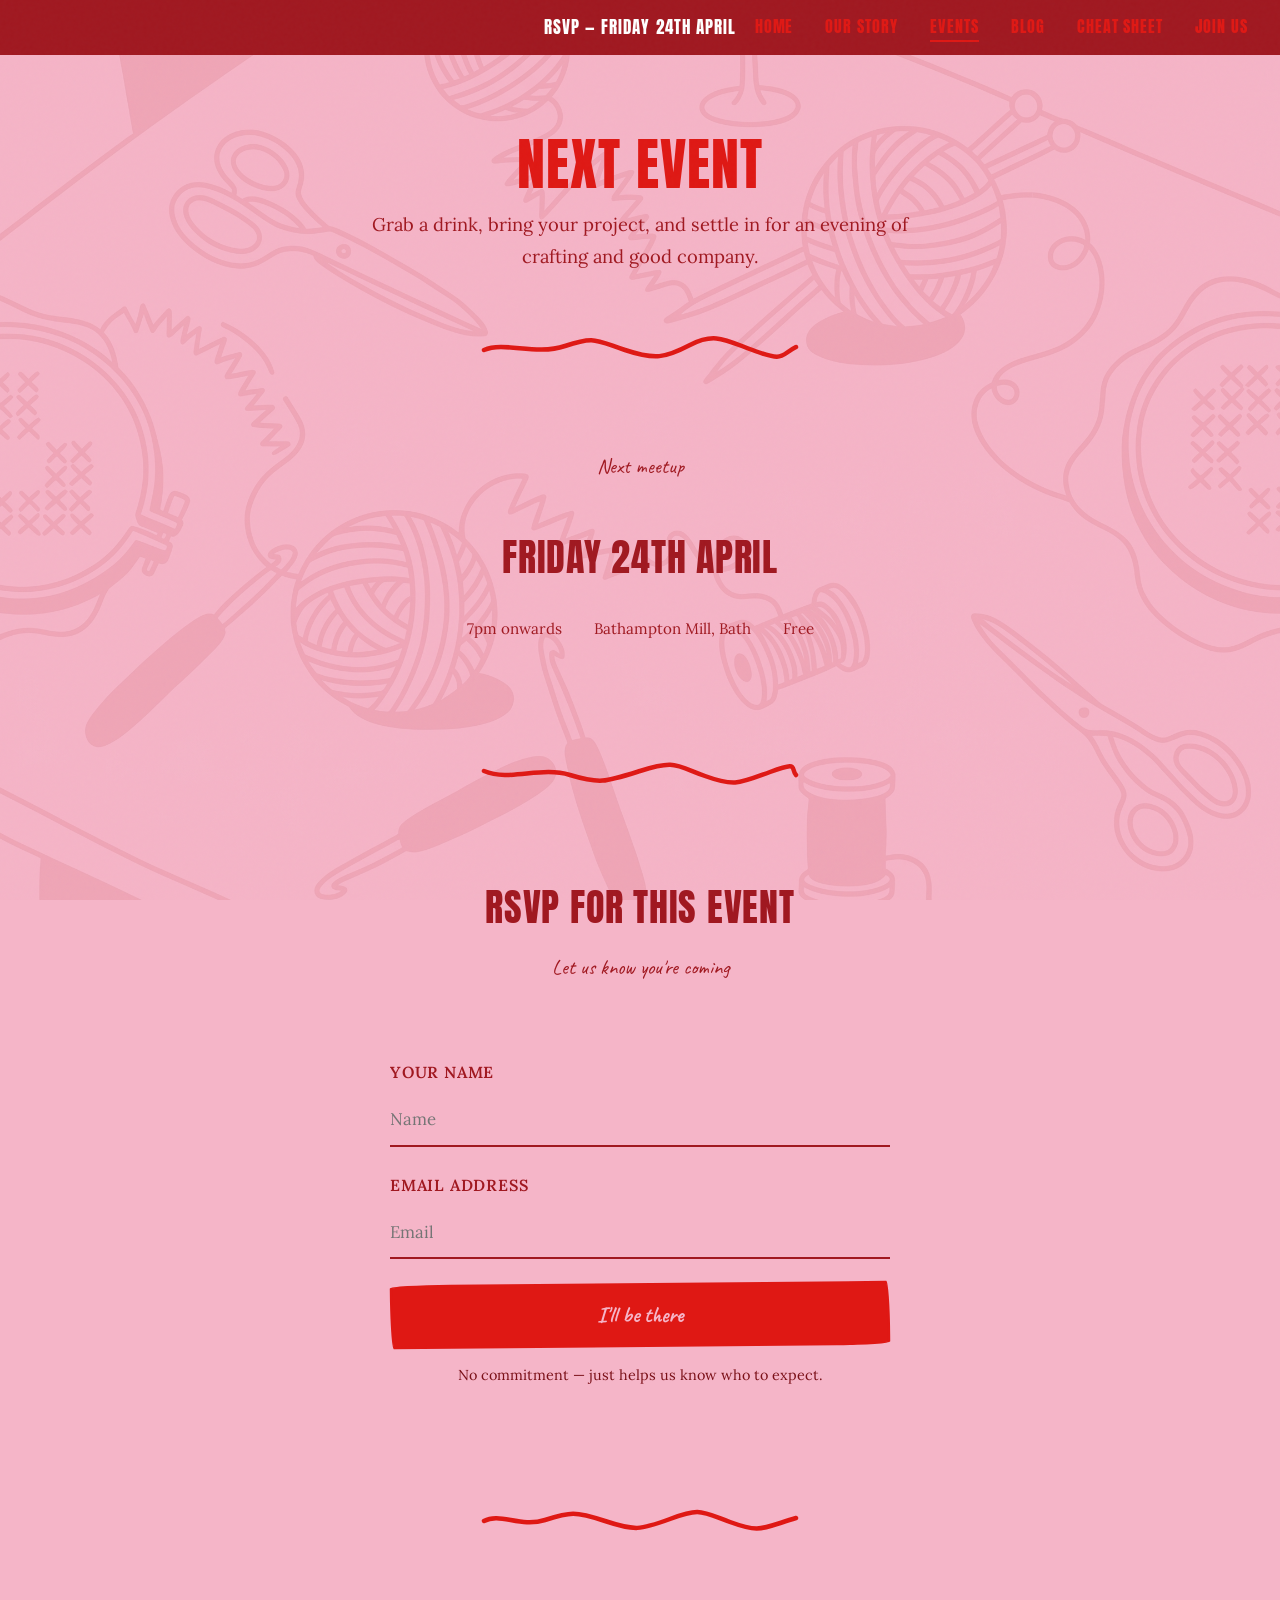
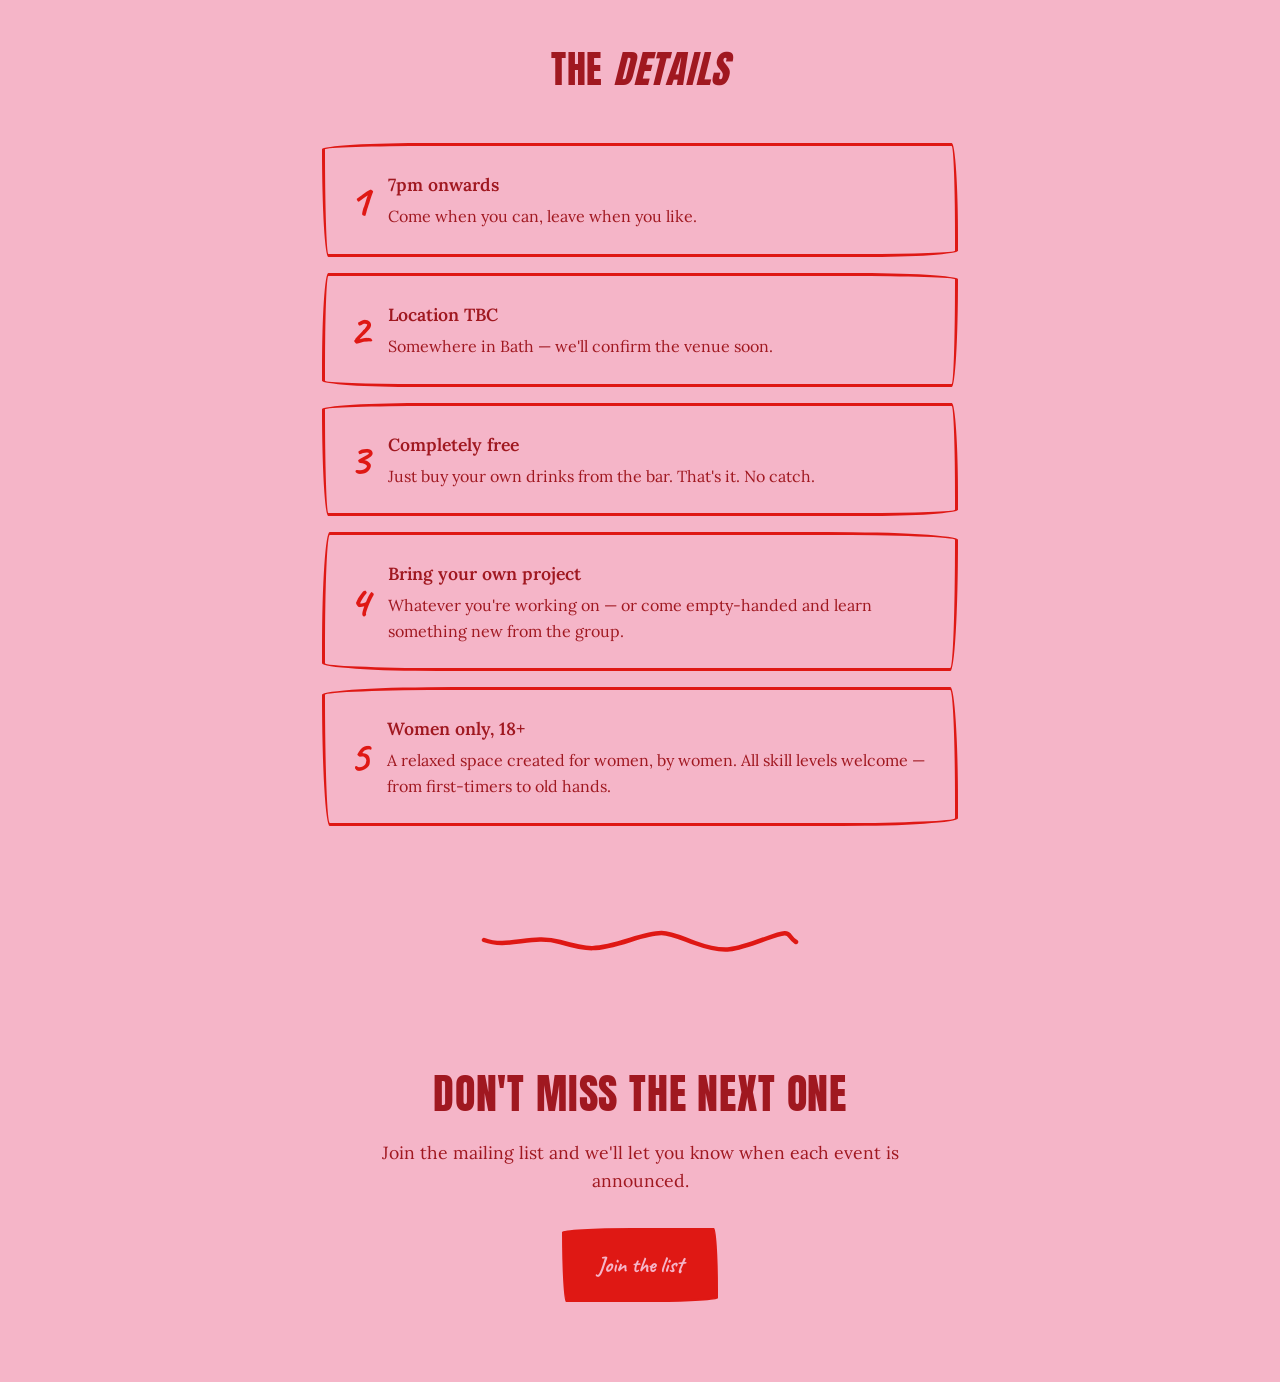
<file: events.html>
<!DOCTYPE html>
<html lang="en">
<head>
  <meta charset="UTF-8">
  <meta name="viewport" content="width=device-width, initial-scale=1.0">
  <title>Events — The Crafty Club Social</title>
  <meta name="description" content="Upcoming crafting socials in Bath. Check our calendar for the next meetup.">
  <link rel="preconnect" href="https://fonts.googleapis.com">
  <link rel="preconnect" href="https://fonts.gstatic.com" crossorigin>
  <link href="https://fonts.googleapis.com/css2?family=Anton&family=Caveat:wght@400;500;600;700&family=Lora:ital,wght@0,400;0,500;0,600;1,400;1,500&display=swap" rel="stylesheet">
  <link rel="stylesheet" href="css/style.css">
  <link rel="icon" href="images/favicon.svg" type="image/svg+xml">
  <meta name="theme-color" content="#F5B5C8">
  <meta property="og:title" content="Events — The Crafty Club Social">
  <meta property="og:description" content="Upcoming crafting socials in Bath. Check our calendar for the next meetup.">
  <meta property="og:image" content="images/og-image.png">
  <meta property="og:type" content="website">
</head>
<body class="has-page-illustration">
<img src="images/illustration-table.png" alt="" class="page-illustration">

<!-- NAVIGATION -->
<nav class="site-nav scrolled">
  <a href="index.html" class="nav-logo">The Crafty Club Social</a>
  <ul class="nav-links">
    <li><a href="index.html">Home</a></li>
    <li><a href="about.html">Our Story</a></li>
    <li><a href="events.html" class="active">Events</a></li>
    <li><a href="blog/">Blog</a></li>
    <li><a href="cheat-sheet.html">Cheat Sheet</a></li>
    <li><a href="signup.html">Join us</a></li>
  </ul>
  <button class="nav-toggle" aria-label="Menu">
    <span></span><span></span><span></span>
  </button>
</nav>
<div class="mobile-nav-overlay">
  <a href="index.html">Home</a>
  <a href="about.html">Our Story</a>
  <a href="events.html" class="active">Events</a>
  <a href="blog/">Blog</a>
  <a href="cheat-sheet.html">Cheat Sheet</a>
  <a href="signup.html">Join us</a>
  <span class="mobile-nav-tagline">Cocktails, crafts & good company</span>
  <div class="mobile-nav-contact">
    <a href="mailto:hello@craftyclubsocial.org">hello@craftyclubsocial.org</a>
    <a href="https://instagram.com/thecraftyclubsocial" target="_blank">@thecraftyclubsocial</a>
  </div>
</div>

<!-- RSVP STICKY BAR -->
<div class="rsvp-bar">
  <a href="#rsvp">RSVP — Friday 24th April</a>
</div>

<!-- PAGE HERO -->
<section class="page-hero">
  <h1 class="fade-in">Next <em>Event</em></h1>
  <p class="page-desc fade-in">
    Grab a drink, bring your project, and settle in for an evening of crafting and good company.
  </p>
</section>

<div class="stitch-divider">&middot; &middot; &middot; &middot; &middot; &middot; &middot;</div>

<!-- NEXT EVENT -->
<section class="page-section" style="text-align: center;">
  <p class="section-sub fade-in">Next meetup</p>
  <h2 class="section-header fade-in">Friday 24th <em>April</em></h2>
  <div style="display: flex; gap: 2rem; justify-content: center; flex-wrap: wrap; margin: 1.5rem 0 2rem;">
    <span class="fade-in" style="font-family: 'Lora', serif; font-size: 0.95rem; color: var(--red);">7pm onwards</span>
    <span class="fade-in" style="font-family: 'Lora', serif; font-size: 0.95rem; color: var(--red);">Bathampton Mill, Bath</span>
    <span class="fade-in" style="font-family: 'Lora', serif; font-size: 0.95rem; color: var(--red);">Free</span>
  </div>
</section>

<div class="stitch-divider">&middot; &middot; &middot; &middot; &middot; &middot; &middot;</div>

<!-- RSVP -->
<section id="rsvp" class="page-section" style="max-width: 600px;">
  <h2 class="section-header fade-in">RSVP for this <em>event</em></h2>
  <p class="section-sub fade-in">Let us know you're coming</p>

  <div class="signup-page-form fade-in">
    <form id="rsvp-form" action="https://docs.google.com/forms/d/e/1FAIpQLSefnTCDtVay9iKe0OQauugeB4H68zYNBiCFO2lbIVxvTl_KKg/formResponse" method="POST" target="hidden-rsvp-target">
      <input type="hidden" name="entry.1714984004" value="Friday 24th April 2026">
      <div class="form-group">
        <label for="rsvp-name">Your name</label>
        <input type="text" id="rsvp-name" name="entry.224048063" placeholder="Name" required>
      </div>
      <div class="form-group">
        <label for="rsvp-email">Email address</label>
        <input type="email" id="rsvp-email" name="entry.1552300807" placeholder="Email" required>
      </div>
      <button type="submit" class="btn-primary" style="width: 100%;">I'll be there</button>
      <p class="signup-note" style="margin-top: 1rem; text-align: center;">
        No commitment — just helps us know who to expect.
      </p>
    </form>
    <iframe name="hidden-rsvp-target" style="display:none;"></iframe>
    <div class="rsvp-confirm" id="rsvp-confirm">
      <span class="rsvp-confirm-text">See you there!</span>
    </div>
  </div>
</section>

<div class="stitch-divider">&middot; &middot; &middot; &middot; &middot; &middot; &middot;</div>

<!-- THE DETAILS -->
<section class="details">
  <h2 class="fade-in">The <em>details</em></h2>

  <div class="detail-items">
    <div class="detail-item fade-in">
      <div class="icon">1</div>
      <div>
        <h4>7pm onwards</h4>
        <p>Come when you can, leave when you like.</p>
      </div>
    </div>
    <div class="detail-item fade-in">
      <div class="icon">2</div>
      <div>
        <h4>Location TBC</h4>
        <p>Somewhere in Bath — we'll confirm the venue soon.</p>
      </div>
    </div>
    <div class="detail-item fade-in">
      <div class="icon">3</div>
      <div>
        <h4>Completely free</h4>
        <p>Just buy your own drinks from the bar. That's it. No catch.</p>
      </div>
    </div>
    <div class="detail-item fade-in">
      <div class="icon">4</div>
      <div>
        <h4>Bring your own project</h4>
        <p>Whatever you're working on — or come empty-handed and learn something new from the group.</p>
      </div>
    </div>
    <div class="detail-item fade-in">
      <div class="icon">5</div>
      <div>
        <h4>Women only, 18+</h4>
        <p>A relaxed space created for women, by women. All skill levels welcome — from first-timers to old hands.</p>
      </div>
    </div>
  </div>
</section>

<div class="stitch-divider">&middot; &middot; &middot; &middot; &middot; &middot; &middot;</div>

<!-- CTA -->
<section class="cta">
  <div class="cta-inner">
    <h2 class="fade-in">Don't miss the <em>next one</em></h2>
    <p class="cta-sub fade-in">
      Join the mailing list and we'll let you know when each event is announced.
    </p>
    <a href="signup.html" class="btn-primary fade-in" style="display: inline-block; text-decoration: none;">Join the list</a>
  </div>
</section>


<script src="js/main.js"></script>

</body>
</html>
</file>
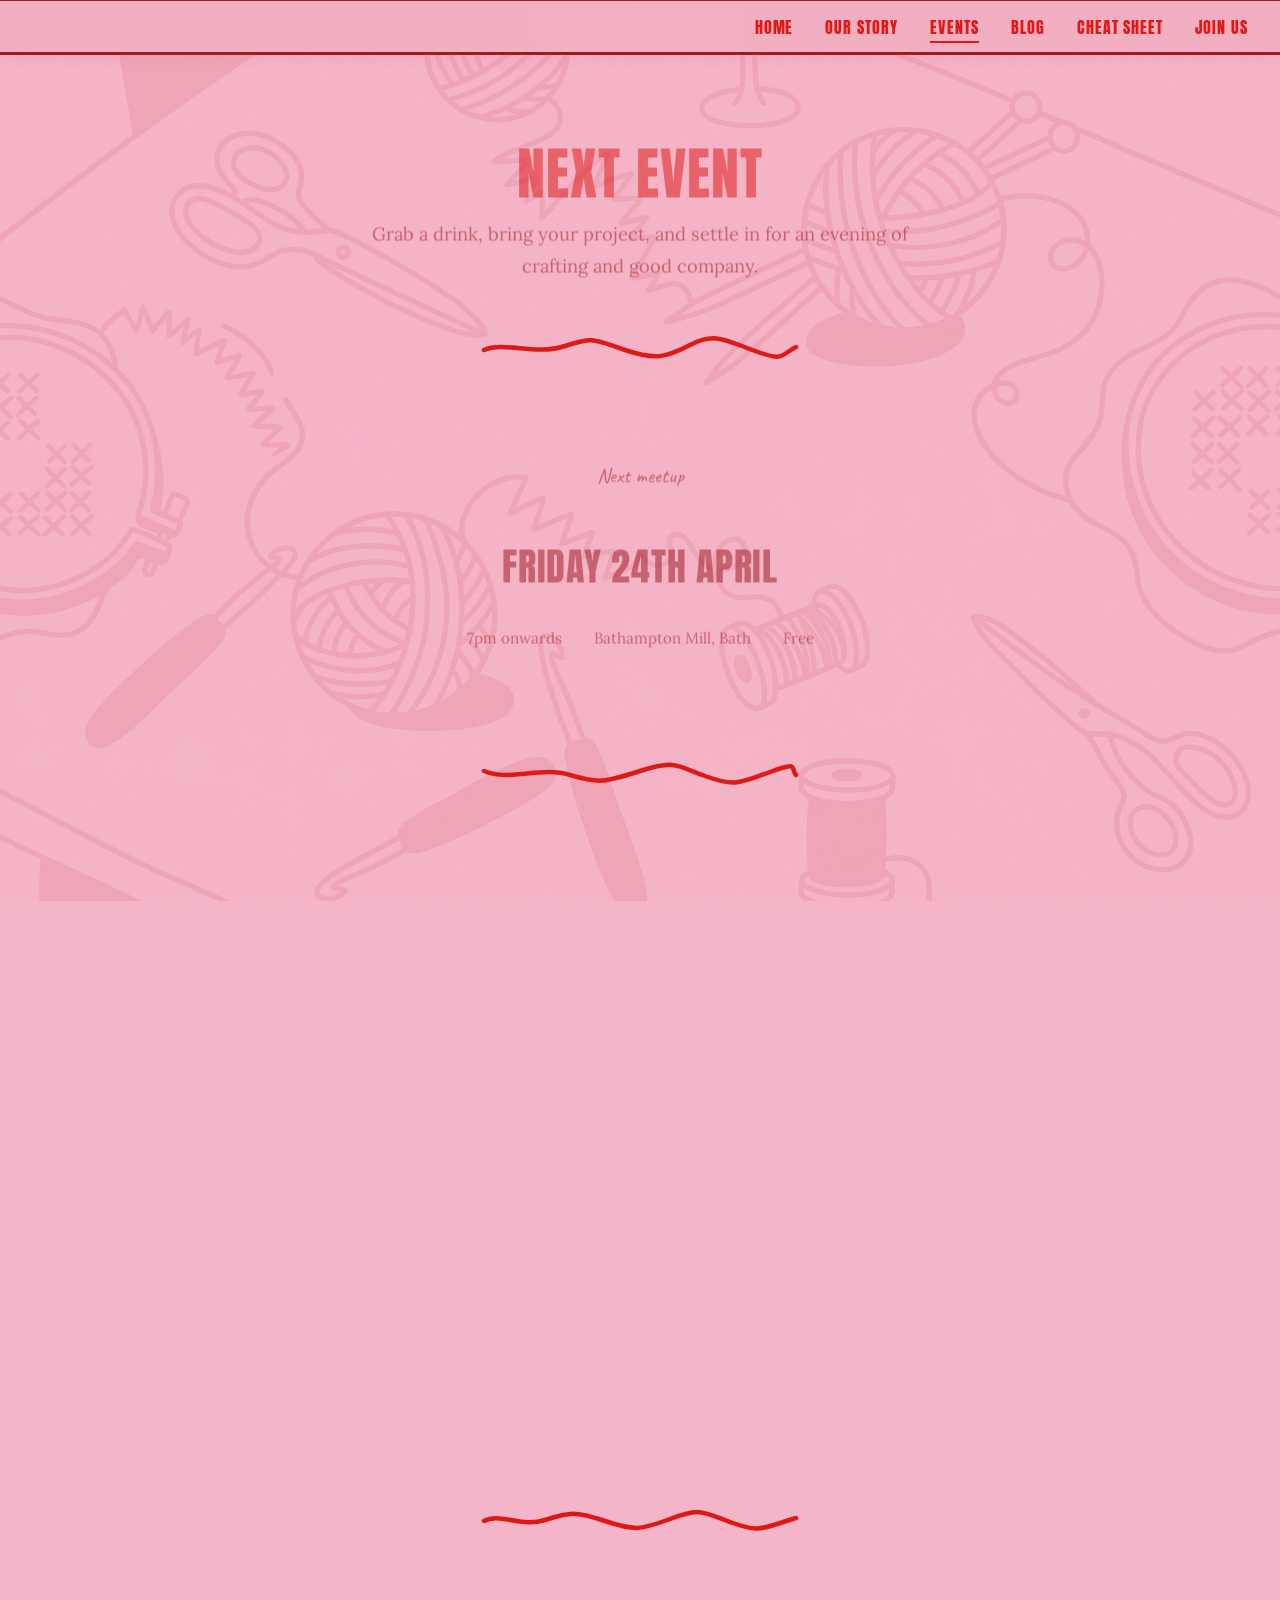
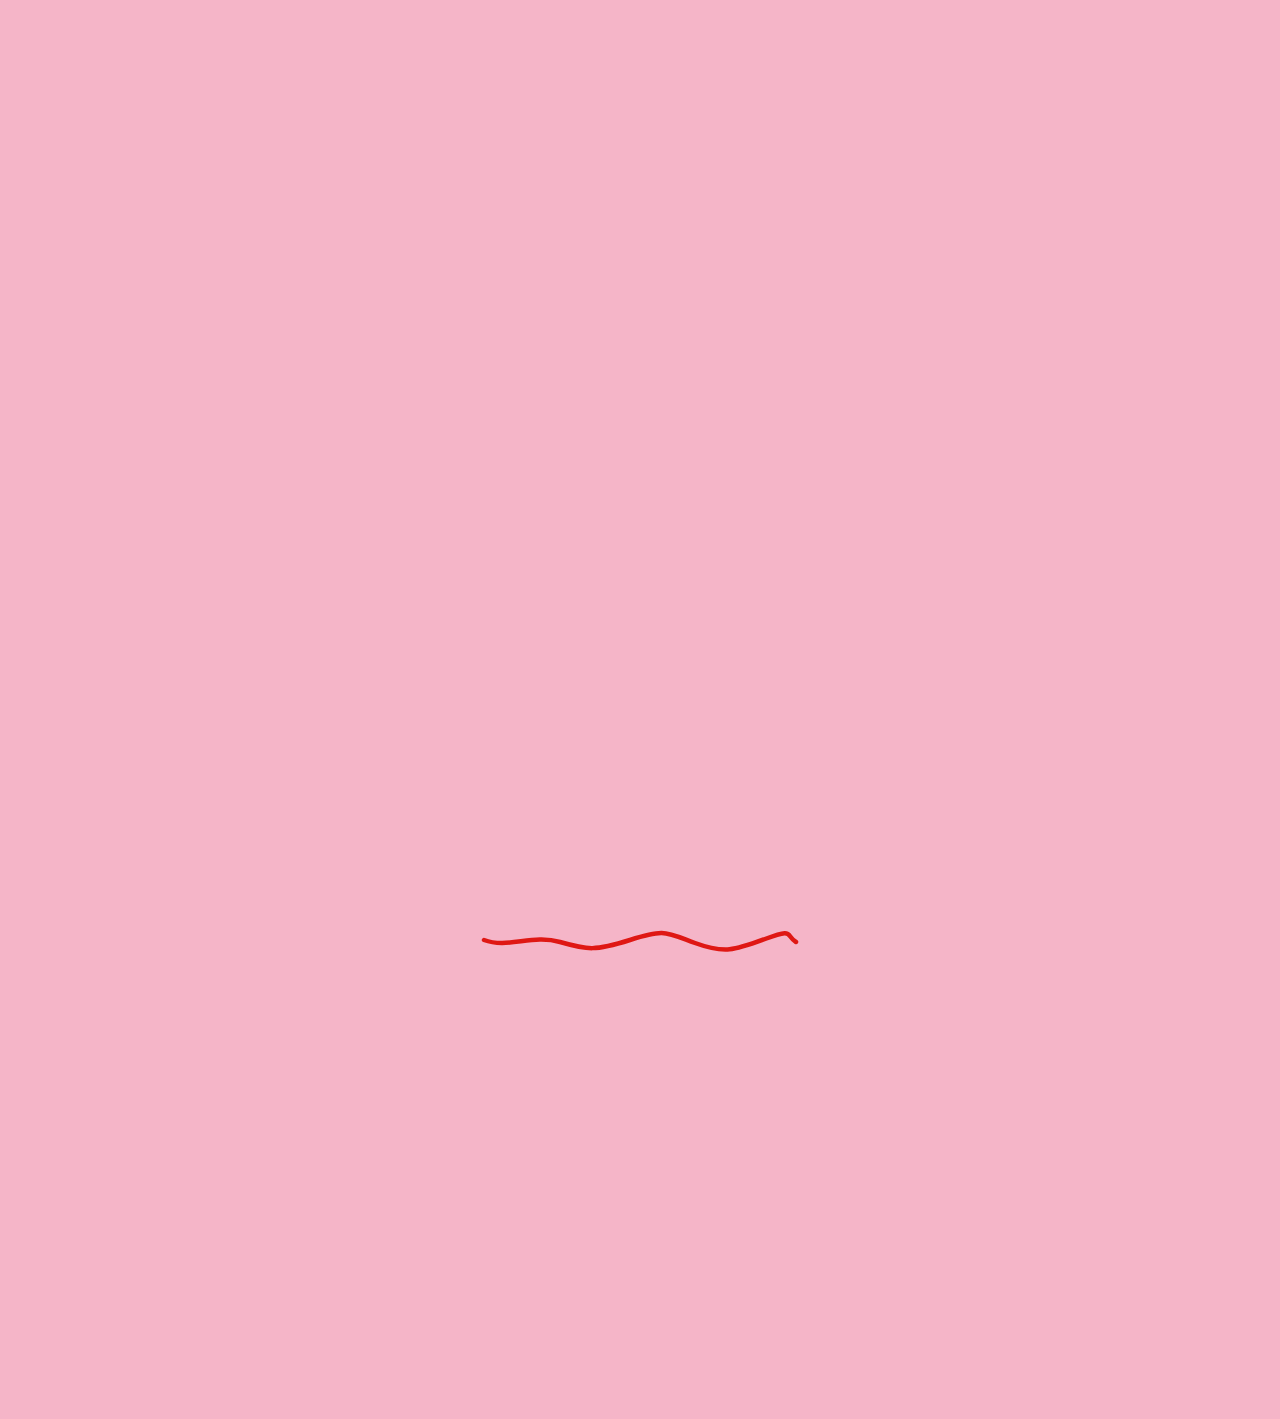
<file: rsvp.html>
<!DOCTYPE html>
<html lang="en">
<head>
  <meta charset="UTF-8">
  <meta http-equiv="refresh" content="0;url=events.html#rsvp">
  <title>RSVP — The Crafty Club Social</title>
  <link rel="canonical" href="events.html#rsvp">
</head>
<body>
  <p>Redirecting to <a href="events.html#rsvp">RSVP</a>…</p>
</body>
</html>
</file>
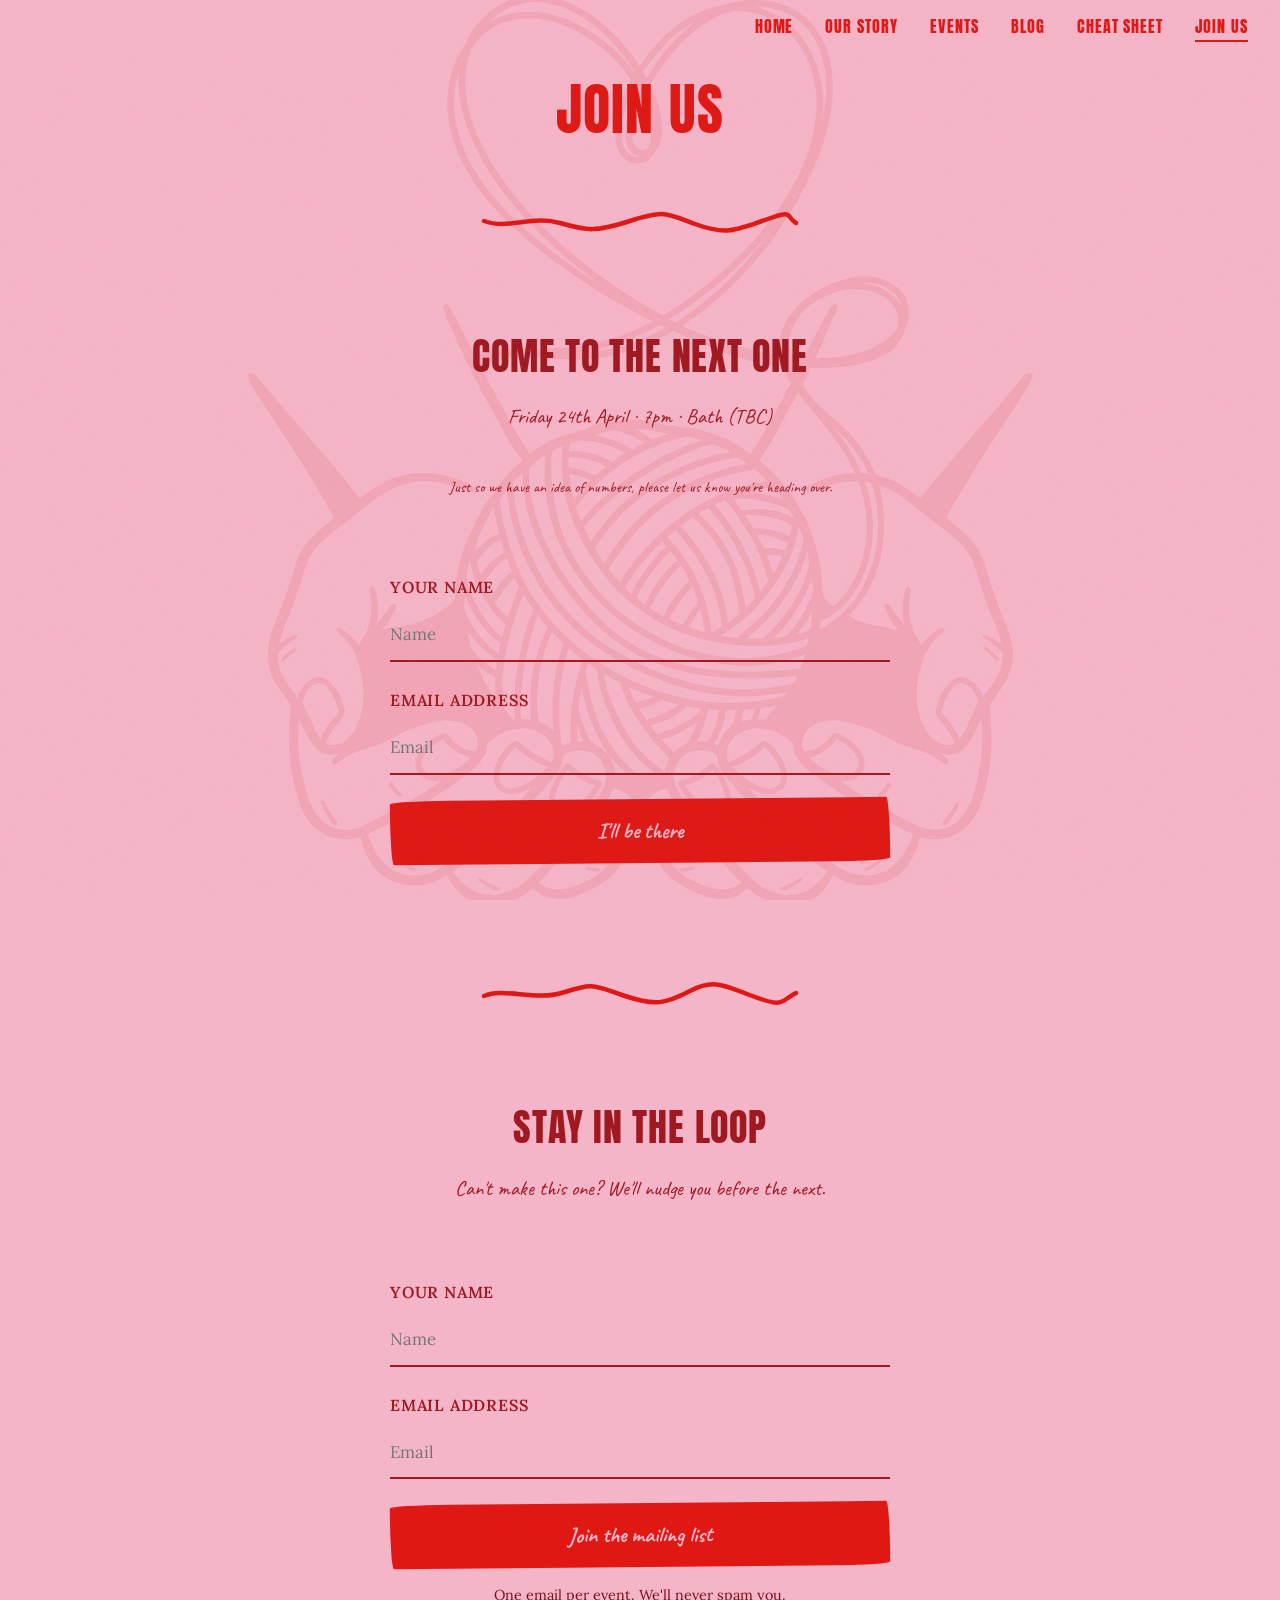
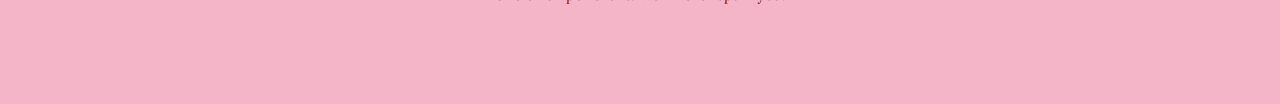
<file: signup.html>
<!DOCTYPE html>
<html lang="en">
<head>
  <meta charset="UTF-8">
  <meta name="viewport" content="width=device-width, initial-scale=1.0">
  <title>Join Us — The Crafty Club Social</title>
  <meta name="description" content="Sign up to hear about The Crafty Club Social events in Bath. Mailing list, contact form, and more.">
  <link rel="preconnect" href="https://fonts.googleapis.com">
  <link rel="preconnect" href="https://fonts.gstatic.com" crossorigin>
  <link href="https://fonts.googleapis.com/css2?family=Anton&family=Caveat:wght@400;500;600;700&family=Lora:ital,wght@0,400;0,500;0,600;1,400;1,500&display=swap" rel="stylesheet">
  <link rel="stylesheet" href="css/style.css">
  <link rel="icon" href="images/favicon.svg" type="image/svg+xml">
  <meta name="theme-color" content="#F5B5C8">
  <meta property="og:title" content="Join Us — The Crafty Club Social">
  <meta property="og:description" content="Sign up to hear about The Crafty Club Social events in Bath.">
  <meta property="og:image" content="images/og-image.png">
  <meta property="og:type" content="website">
</head>
<body class="has-page-illustration">
<img src="images/illustration-hands.png" alt="" class="page-illustration">

<!-- NAVIGATION -->
<nav class="site-nav scrolled">
  <a href="index.html" class="nav-logo">The Crafty Club Social</a>
  <ul class="nav-links">
    <li><a href="index.html">Home</a></li>
    <li><a href="about.html">Our Story</a></li>
    <li><a href="events.html">Events</a></li>
    <li><a href="blog/">Blog</a></li>
    <li><a href="cheat-sheet.html">Cheat Sheet</a></li>
    <li><a href="signup.html" class="active">Join us</a></li>
  </ul>
  <button class="nav-toggle" aria-label="Menu">
    <span></span><span></span><span></span>
  </button>
</nav>
<div class="mobile-nav-overlay">
  <a href="index.html">Home</a>
  <a href="about.html">Our Story</a>
  <a href="events.html">Events</a>
  <a href="blog/">Blog</a>
  <a href="cheat-sheet.html">Cheat Sheet</a>
  <a href="signup.html" class="active">Join us</a>
  <span class="mobile-nav-tagline">Cocktails, crafts & good company</span>
  <div class="mobile-nav-contact">
    <a href="mailto:hello@craftyclubsocial.org">hello@craftyclubsocial.org</a>
    <a href="https://instagram.com/thecraftyclubsocial" target="_blank">@thecraftyclubsocial</a>
  </div>
</div>

<!-- PAGE HERO -->
<section class="page-hero">
  <h1 class="fade-in">Join <em>Us</em></h1>
</section>

<div class="stitch-divider">&middot; &middot; &middot; &middot; &middot; &middot; &middot;</div>

<!-- RSVP FOR NEXT EVENT -->
<section class="page-section" style="max-width: 600px;">
  <h2 class="section-header fade-in">Come to the <em>next one</em></h2>
  <p class="section-sub fade-in">Friday 24th April &middot; 7pm &middot; Bath (TBC)</p>
  <p class="section-sub fade-in" style="font-size: 0.95rem; margin-top: 0.5rem;">Just so we have an idea of numbers, please let us know you're heading over.</p>

  <div class="signup-page-form fade-in">
    <form id="rsvp-form" action="https://docs.google.com/forms/d/e/1FAIpQLSefnTCDtVay9iKe0OQauugeB4H68zYNBiCFO2lbIVxvTl_KKg/formResponse" method="POST" target="hidden-rsvp-target">
      <input type="hidden" name="entry.1714984004" value="Friday 24th April 2026">
      <div class="form-group">
        <label for="rsvp-name">Your name</label>
        <input type="text" id="rsvp-name" name="entry.224048063" placeholder="Name" required>
      </div>
      <div class="form-group">
        <label for="rsvp-email">Email address</label>
        <input type="email" id="rsvp-email" name="entry.1552300807" placeholder="Email" required>
      </div>
      <button type="submit" class="btn-primary" style="width: 100%;">I'll be there</button>
    </form>
    <iframe name="hidden-rsvp-target" style="display:none;"></iframe>
  </div>
</section>

<div class="stitch-divider">&middot; &middot; &middot; &middot; &middot; &middot; &middot;</div>

<!-- MAILING LIST -->
<section class="page-section" style="max-width: 600px;">
  <h2 class="section-header fade-in">Stay in the <em>loop</em></h2>
  <p class="section-sub fade-in">Can't make this one? We'll nudge you before the next.</p>

  <div class="signup-page-form fade-in">
    <form id="signup-form" action="https://docs.google.com/forms/d/e/1FAIpQLSd5xyYRQva4sJHJ37kx4lGsBULq56WyYG0dT39-L6u_pO2diA/formResponse" method="POST" target="hidden-form-target">
      <div class="form-group">
        <label for="signup-name">Your name</label>
        <input type="text" id="signup-name" name="entry.508613779" placeholder="Name">
      </div>
      <div class="form-group">
        <label for="signup-email">Email address</label>
        <input type="email" id="signup-email" name="entry.1690055078" placeholder="Email" required>
      </div>
      <button type="submit" class="btn-primary" style="width: 100%;">Join the mailing list</button>
      <p class="signup-note" style="margin-top: 1rem; text-align: center;">
        One email per event. We'll never spam you.
      </p>
    </form>
    <iframe name="hidden-form-target" style="display:none;"></iframe>
  </div>
</section>


<script src="js/main.js"></script>

</body>
</html>
</file>
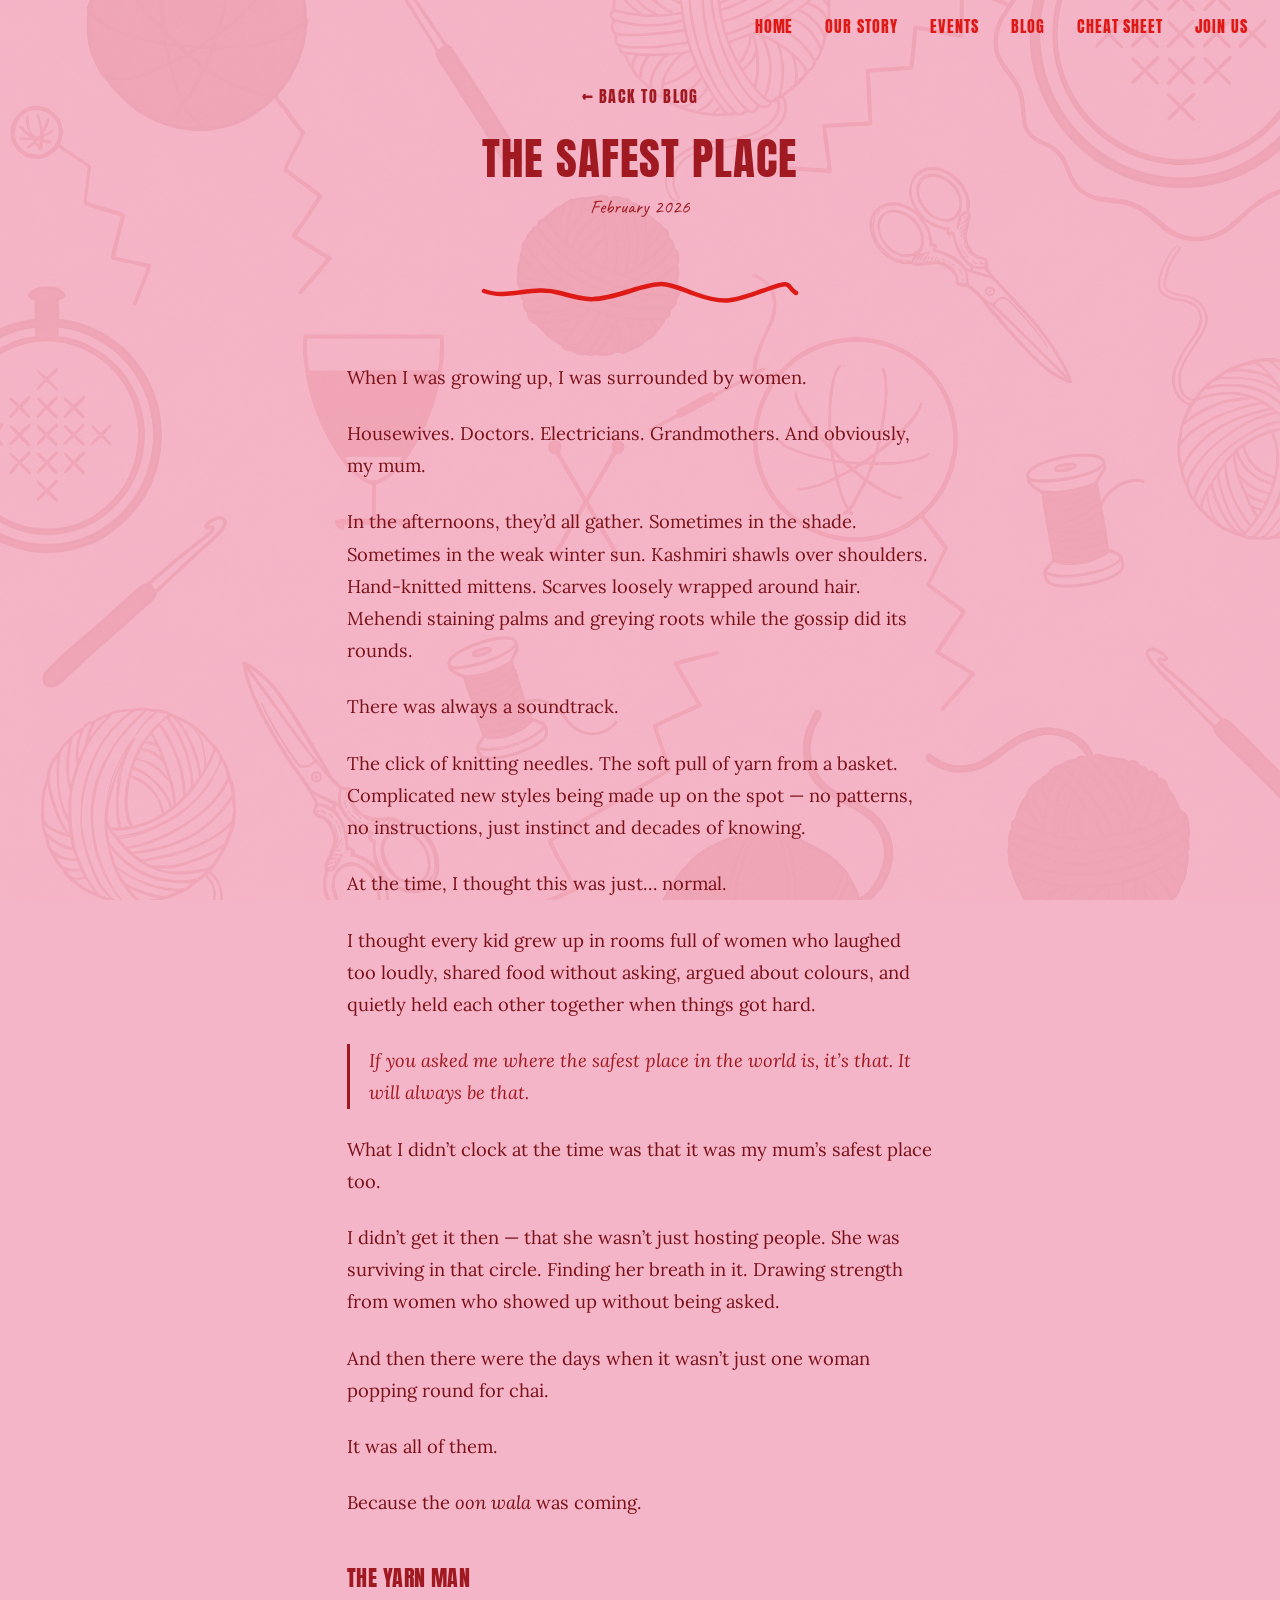
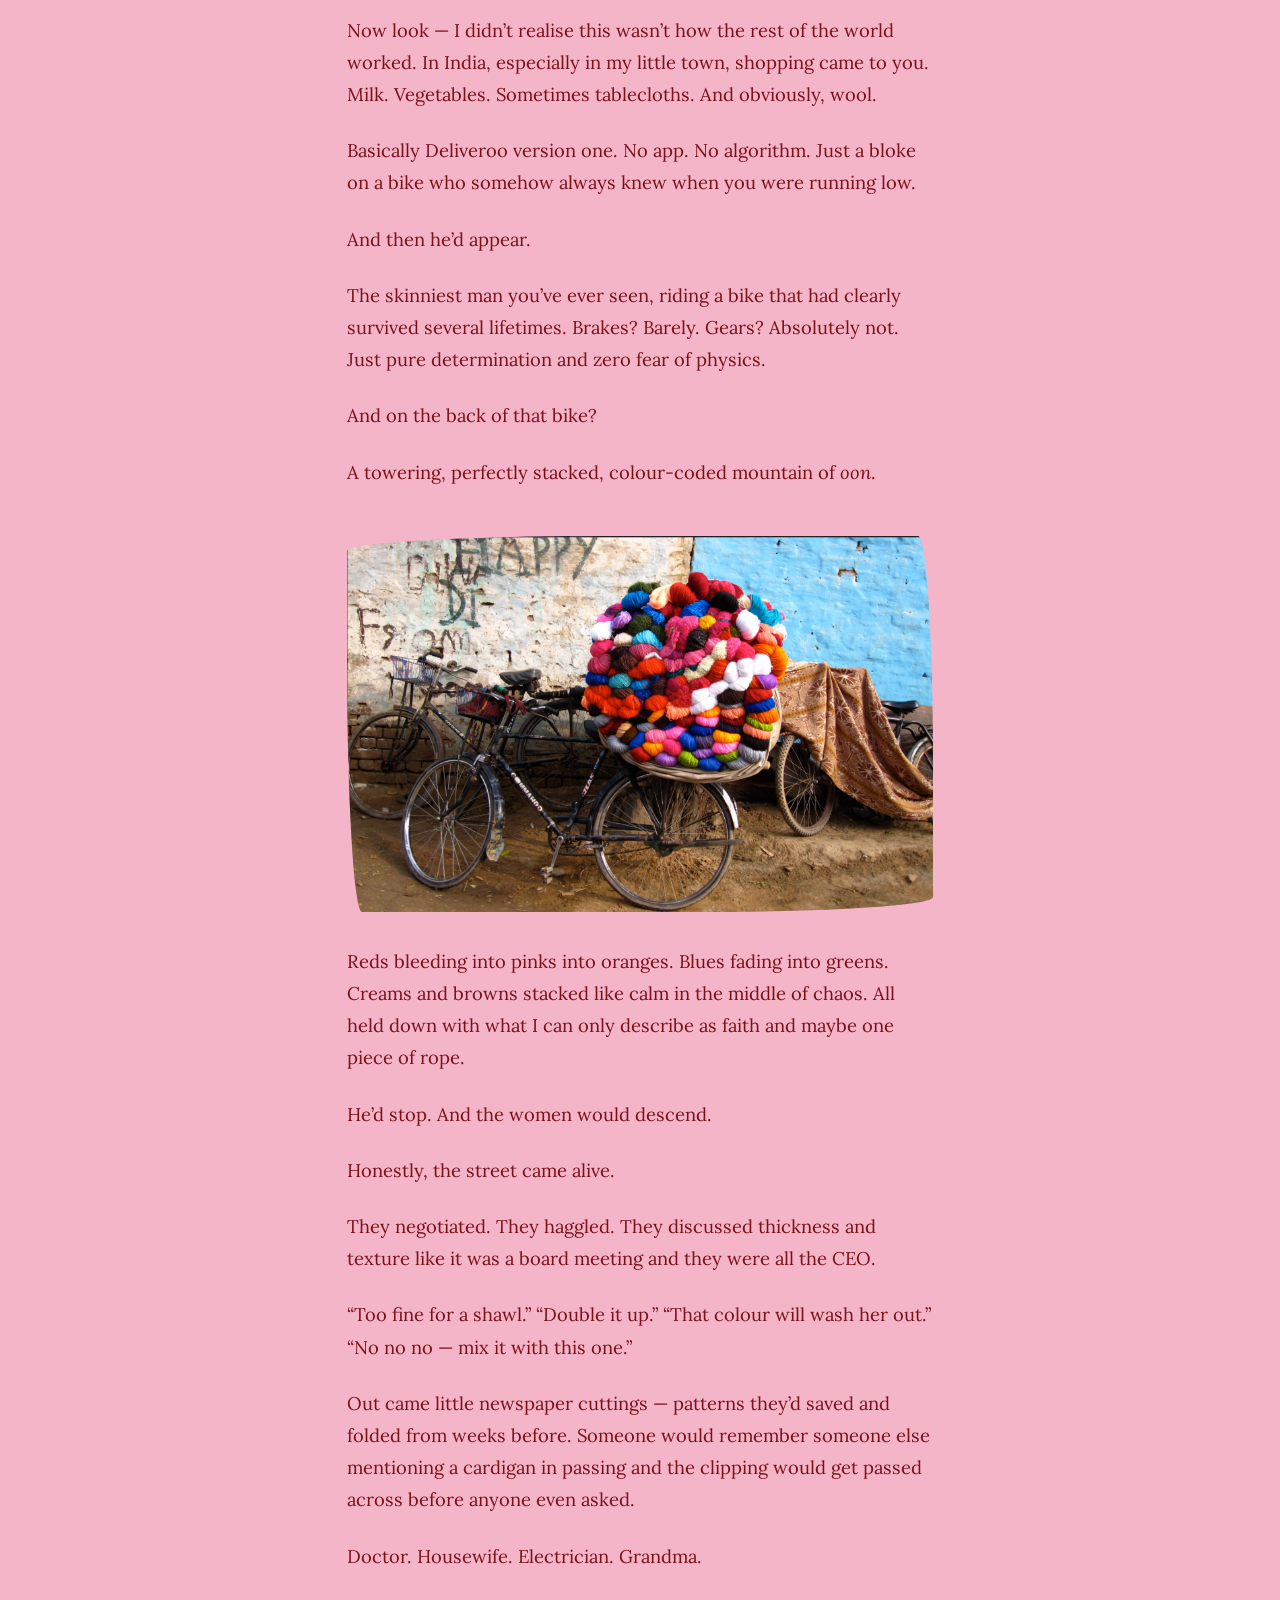
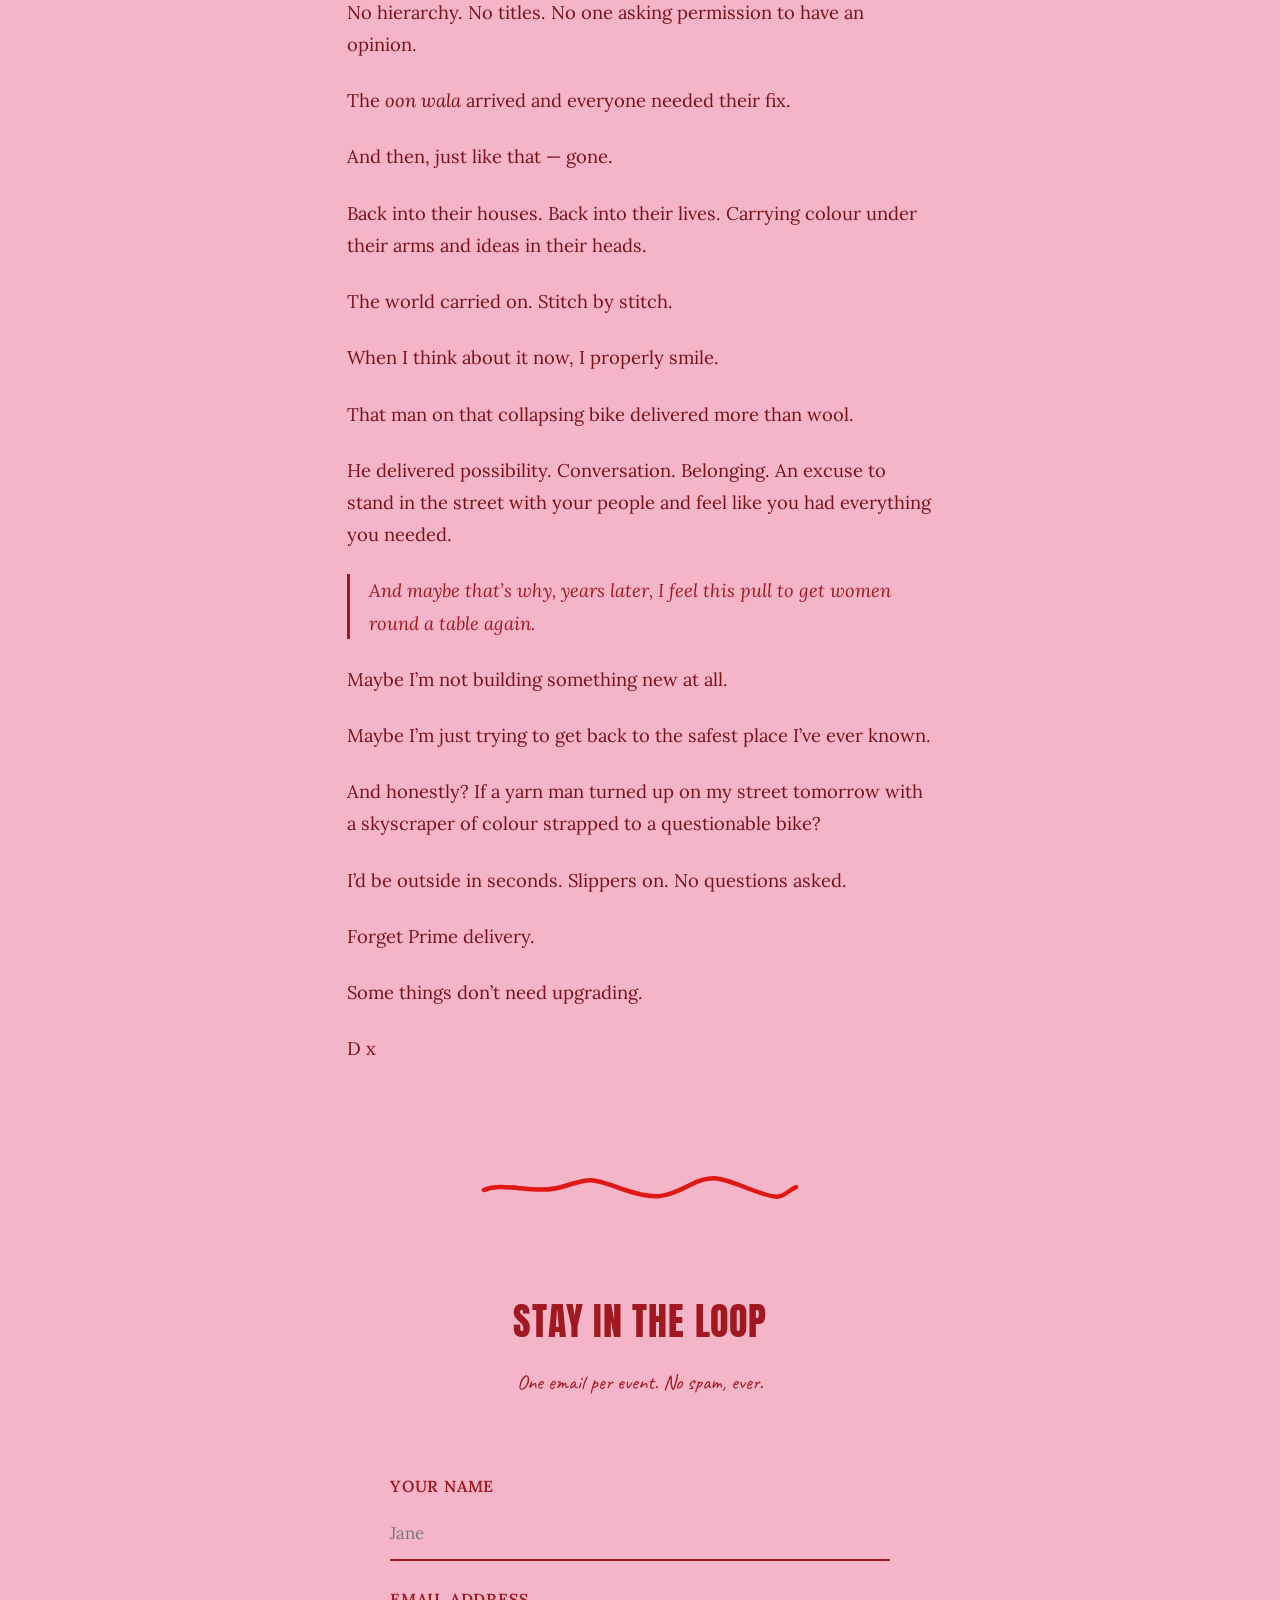
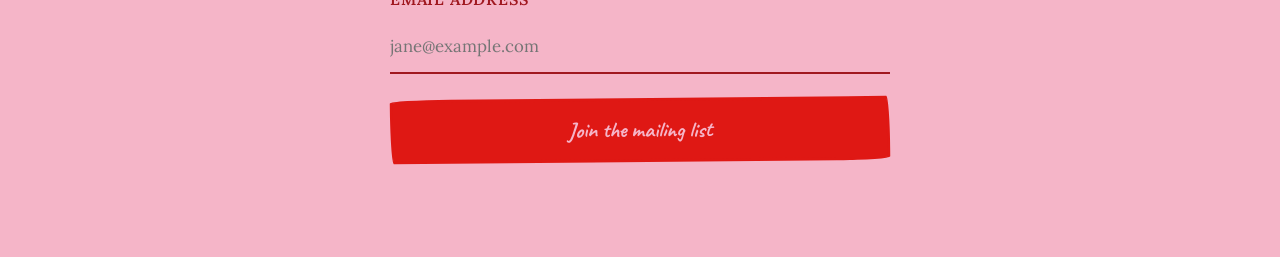
<file: blog/the-safest-place.html>
<!DOCTYPE html>
<html lang="en">
<head>
  <meta charset="UTF-8">
  <meta name="viewport" content="width=device-width, initial-scale=1.0">
  <title>The Safest Place — The Crafty Club Social</title>
  <meta name="description" content="Diya remembers the women, the knitting needles, the oon wala on his bike — and why she's trying to get back to the safest place she's ever known.">
  <link rel="preconnect" href="https://fonts.googleapis.com">
  <link rel="preconnect" href="https://fonts.gstatic.com" crossorigin>
  <link href="https://fonts.googleapis.com/css2?family=Anton&family=Caveat:wght@400;500;600;700&family=Lora:ital,wght@0,400;0,500;0,600;1,400;1,500&display=swap" rel="stylesheet">
  <link rel="stylesheet" href="../css/style.css">
  <link rel="icon" href="../images/favicon.svg" type="image/svg+xml">
  <meta name="theme-color" content="#F5B5C8">
  <meta property="og:title" content="The Safest Place — The Crafty Club Social">
  <meta property="og:description" content="Diya remembers the women, the knitting needles, the oon wala on his bike — and why she's trying to get back to the safest place she's ever known.">
  <meta property="og:image" content="../images/og-image.png">
  <meta property="og:type" content="article">
</head>
<body class="has-page-illustration">
<img src="../images/illustration-pattern.png" alt="" class="page-illustration">

<!-- NAVIGATION -->
<nav class="site-nav scrolled">
  <a href="../index.html" class="nav-logo">The Crafty Club Social</a>
  <ul class="nav-links">
    <li><a href="../index.html">Home</a></li>
    <li><a href="../about.html">Our Story</a></li>
    <li><a href="../events.html">Events</a></li>
    <li><a href="index.html">Blog</a></li>
    <li><a href="../cheat-sheet.html">Cheat Sheet</a></li>
    <li><a href="../signup.html">Join us</a></li>
  </ul>
  <button class="nav-toggle" aria-label="Menu">
    <span></span><span></span><span></span>
  </button>
</nav>
<div class="mobile-nav-overlay">
  <a href="../index.html">Home</a>
  <a href="../about.html">Our Story</a>
  <a href="../events.html">Events</a>
  <a href="index.html">Blog</a>
  <a href="../cheat-sheet.html">Cheat Sheet</a>
  <a href="../signup.html">Join us</a>
  <span class="mobile-nav-tagline">Cocktails, crafts & good company</span>
  <div class="mobile-nav-contact">
    <a href="mailto:hello@craftyclubsocial.org">hello@craftyclubsocial.org</a>
    <a href="https://instagram.com/thecraftyclubsocial" target="_blank">@thecraftyclubsocial</a>
  </div>
</div>

<!-- POST HEADER -->
<section class="blog-post-header fade-in">
  <a href="index.html" class="blog-post-back">&larr; Back to blog</a>
  <h1>The Safest <em>Place</em></h1>
  <p class="blog-post-date">February 2026</p>
</section>

<div class="stitch-divider">&middot; &middot; &middot; &middot; &middot; &middot; &middot;</div>

<!-- POST BODY -->
<article class="blog-post-body fade-in">
  <p>
    When I was growing up, I was surrounded by women.
  </p>

  <p>
    Housewives. Doctors. Electricians. Grandmothers. And obviously, my mum.
  </p>

  <p>
    In the afternoons, they&rsquo;d all gather. Sometimes in the shade. Sometimes in the weak winter sun. Kashmiri shawls over shoulders. Hand-knitted mittens. Scarves loosely wrapped around hair. Mehendi staining palms and greying roots while the gossip did its rounds.
  </p>

  <p>
    There was always a soundtrack.
  </p>

  <p>
    The click of knitting needles. The soft pull of yarn from a basket. Complicated new styles being made up on the spot &mdash; no patterns, no instructions, just instinct and decades of knowing.
  </p>

  <p>
    At the time, I thought this was just&hellip; normal.
  </p>

  <p>
    I thought every kid grew up in rooms full of women who laughed too loudly, shared food without asking, argued about colours, and quietly held each other together when things got hard.
  </p>

  <blockquote>
    If you asked me where the safest place in the world is, it&rsquo;s that. It will always be that.
  </blockquote>

  <p>
    What I didn&rsquo;t clock at the time was that it was my mum&rsquo;s safest place too.
  </p>

  <p>
    I didn&rsquo;t get it then &mdash; that she wasn&rsquo;t just hosting people. She was surviving in that circle. Finding her breath in it. Drawing strength from women who showed up without being asked.
  </p>

  <p>
    And then there were the days when it wasn&rsquo;t just one woman popping round for chai.
  </p>

  <p>
    It was all of them.
  </p>

  <p>
    Because the <em>oon wala</em> was coming.
  </p>

  <h2>The yarn man</h2>

  <p>
    Now look &mdash; I didn&rsquo;t realise this wasn&rsquo;t how the rest of the world worked. In India, especially in my little town, shopping came to you. Milk. Vegetables. Sometimes tablecloths. And obviously, wool.
  </p>

  <p>
    Basically Deliveroo version one. No app. No algorithm. Just a bloke on a bike who somehow always knew when you were running low.
  </p>

  <p>
    And then he&rsquo;d appear.
  </p>

  <p>
    The skinniest man you&rsquo;ve ever seen, riding a bike that had clearly survived several lifetimes. Brakes? Barely. Gears? Absolutely not. Just pure determination and zero fear of physics.
  </p>

  <p>
    And on the back of that bike?
  </p>

  <p>
    A towering, perfectly stacked, colour-coded mountain of <em>oon</em>.
  </p>

  <img src="../images/blog/the-safest-place-oon-wala.png" alt="A bicycle loaded with a towering mountain of colourful yarn balls stacked on the back">

  <p>
    Reds bleeding into pinks into oranges. Blues fading into greens. Creams and browns stacked like calm in the middle of chaos. All held down with what I can only describe as faith and maybe one piece of rope.
  </p>

  <p>
    He&rsquo;d stop. And the women would descend.
  </p>

  <p>
    Honestly, the street came alive.
  </p>

  <p>
    They negotiated. They haggled. They discussed thickness and texture like it was a board meeting and they were all the CEO.
  </p>

  <p>
    &ldquo;Too fine for a shawl.&rdquo; &ldquo;Double it up.&rdquo; &ldquo;That colour will wash her out.&rdquo; &ldquo;No no no &mdash; mix it with this one.&rdquo;
  </p>

  <p>
    Out came little newspaper cuttings &mdash; patterns they&rsquo;d saved and folded from weeks before. Someone would remember someone else mentioning a cardigan in passing and the clipping would get passed across before anyone even asked.
  </p>

  <p>
    Doctor. Housewife. Electrician. Grandma.
  </p>

  <p>
    No hierarchy. No titles. No one asking permission to have an opinion.
  </p>

  <p>
    The <em>oon wala</em> arrived and everyone needed their fix.
  </p>

  <p>
    And then, just like that &mdash; gone.
  </p>

  <p>
    Back into their houses. Back into their lives. Carrying colour under their arms and ideas in their heads.
  </p>

  <p>
    The world carried on. Stitch by stitch.
  </p>

  <p>
    When I think about it now, I properly smile.
  </p>

  <p>
    That man on that collapsing bike delivered more than wool.
  </p>

  <p>
    He delivered possibility. Conversation. Belonging. An excuse to stand in the street with your people and feel like you had everything you needed.
  </p>

  <blockquote>
    And maybe that&rsquo;s why, years later, I feel this pull to get women round a table again.
  </blockquote>

  <p>
    Maybe I&rsquo;m not building something new at all.
  </p>

  <p>
    Maybe I&rsquo;m just trying to get back to the safest place I&rsquo;ve ever known.
  </p>

  <p>
    And honestly? If a yarn man turned up on my street tomorrow with a skyscraper of colour strapped to a questionable bike?
  </p>

  <p>
    I&rsquo;d be outside in seconds. Slippers on. No questions asked.
  </p>

  <p>
    Forget Prime delivery.
  </p>

  <p>
    Some things don&rsquo;t need upgrading.
  </p>

  <p>
    D x
  </p>
</article>

<div class="stitch-divider">&middot; &middot; &middot; &middot; &middot; &middot; &middot;</div>

<!-- MAILING LIST CTA -->
<section class="page-section" style="max-width: 600px;">
  <h2 class="section-header fade-in">Stay in the <em>loop</em></h2>
  <p class="section-sub fade-in">One email per event. No spam, ever.</p>

  <div class="signup-page-form fade-in">
    <form id="signup-form" action="https://docs.google.com/forms/d/e/1FAIpQLSd5xyYRQva4sJHJ37kx4lGsBULq56WyYG0dT39-L6u_pO2diA/formResponse" method="POST" target="hidden-form-target">
      <div class="form-group">
        <label for="signup-name">Your name</label>
        <input type="text" id="signup-name" name="entry.508613779" placeholder="Jane">
      </div>
      <div class="form-group">
        <label for="signup-email">Email address</label>
        <input type="email" id="signup-email" name="entry.1690055078" placeholder="jane@example.com" required>
      </div>
      <button type="submit" class="btn-primary" style="width: 100%;">Join the mailing list</button>
    </form>
    <iframe name="hidden-form-target" style="display:none;"></iframe>
  </div>
</section>


<script src="../js/main.js"></script>

</body>
</html>
</file>
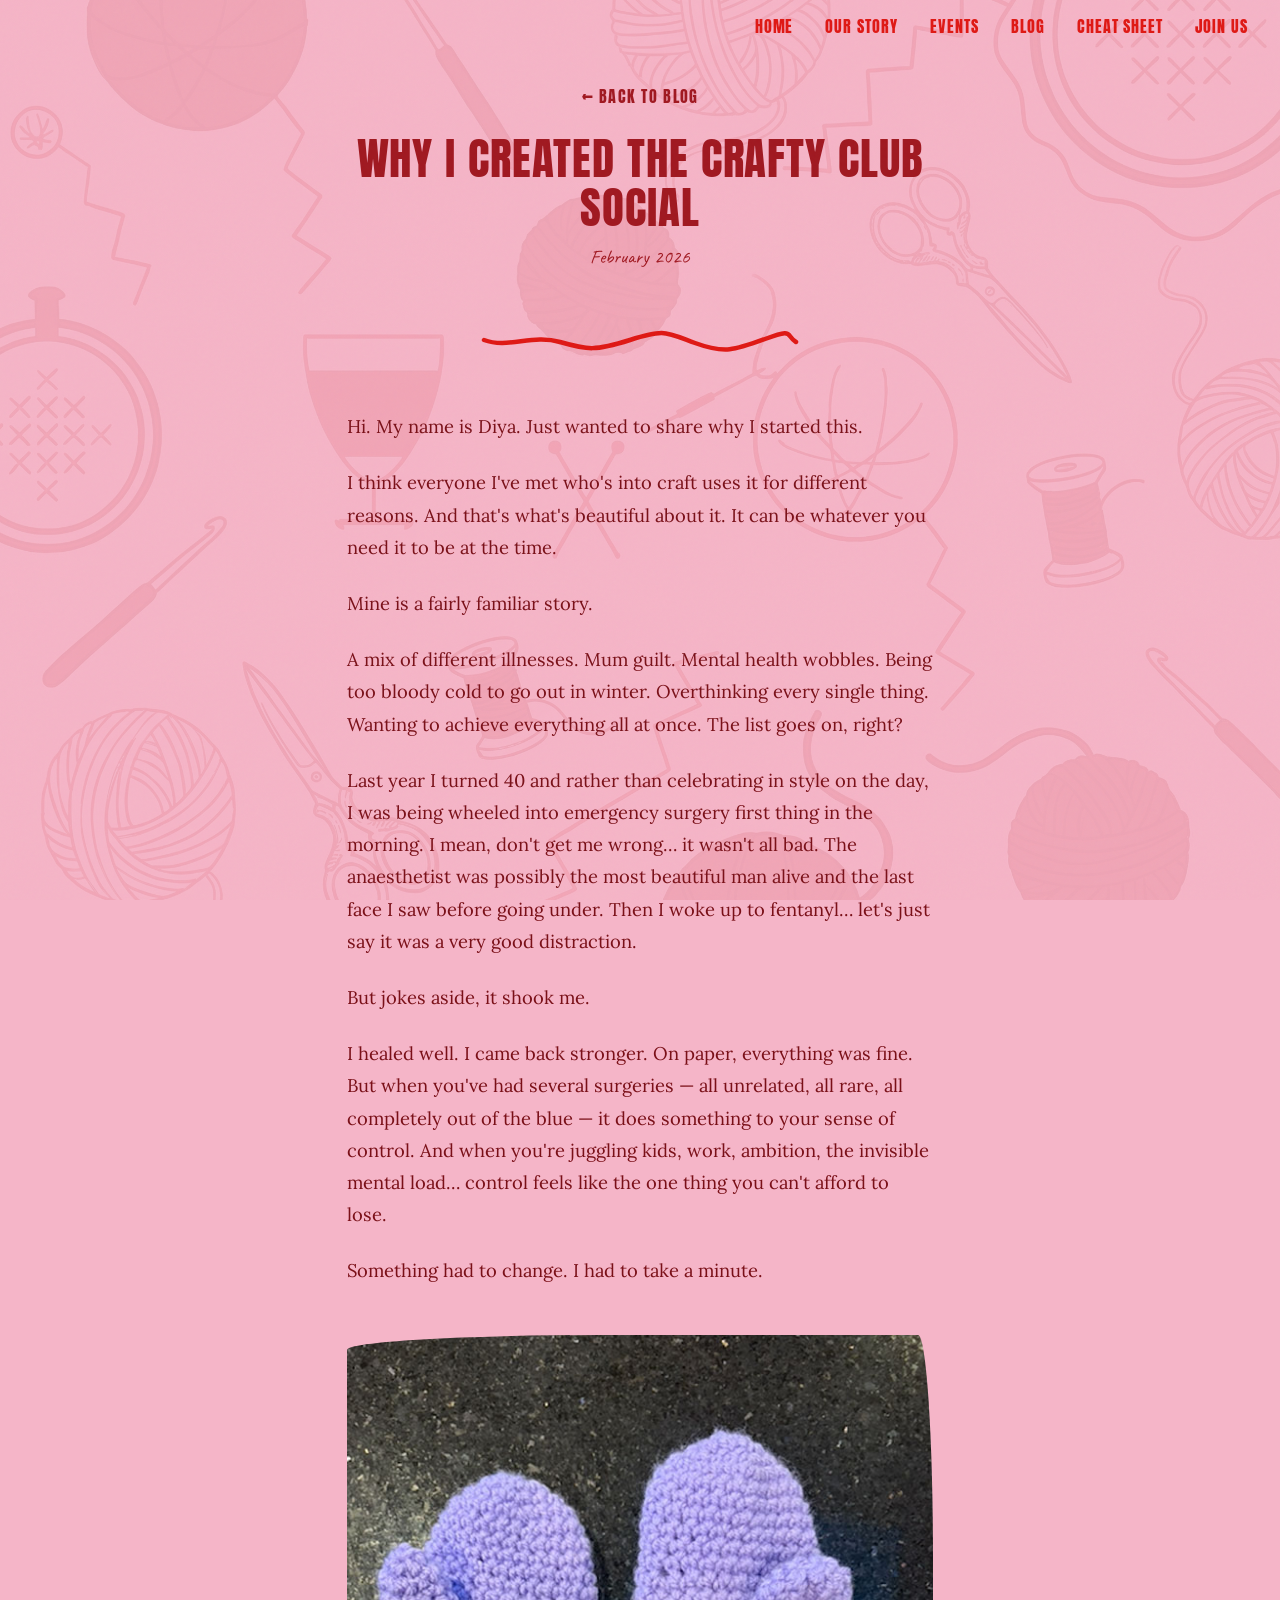
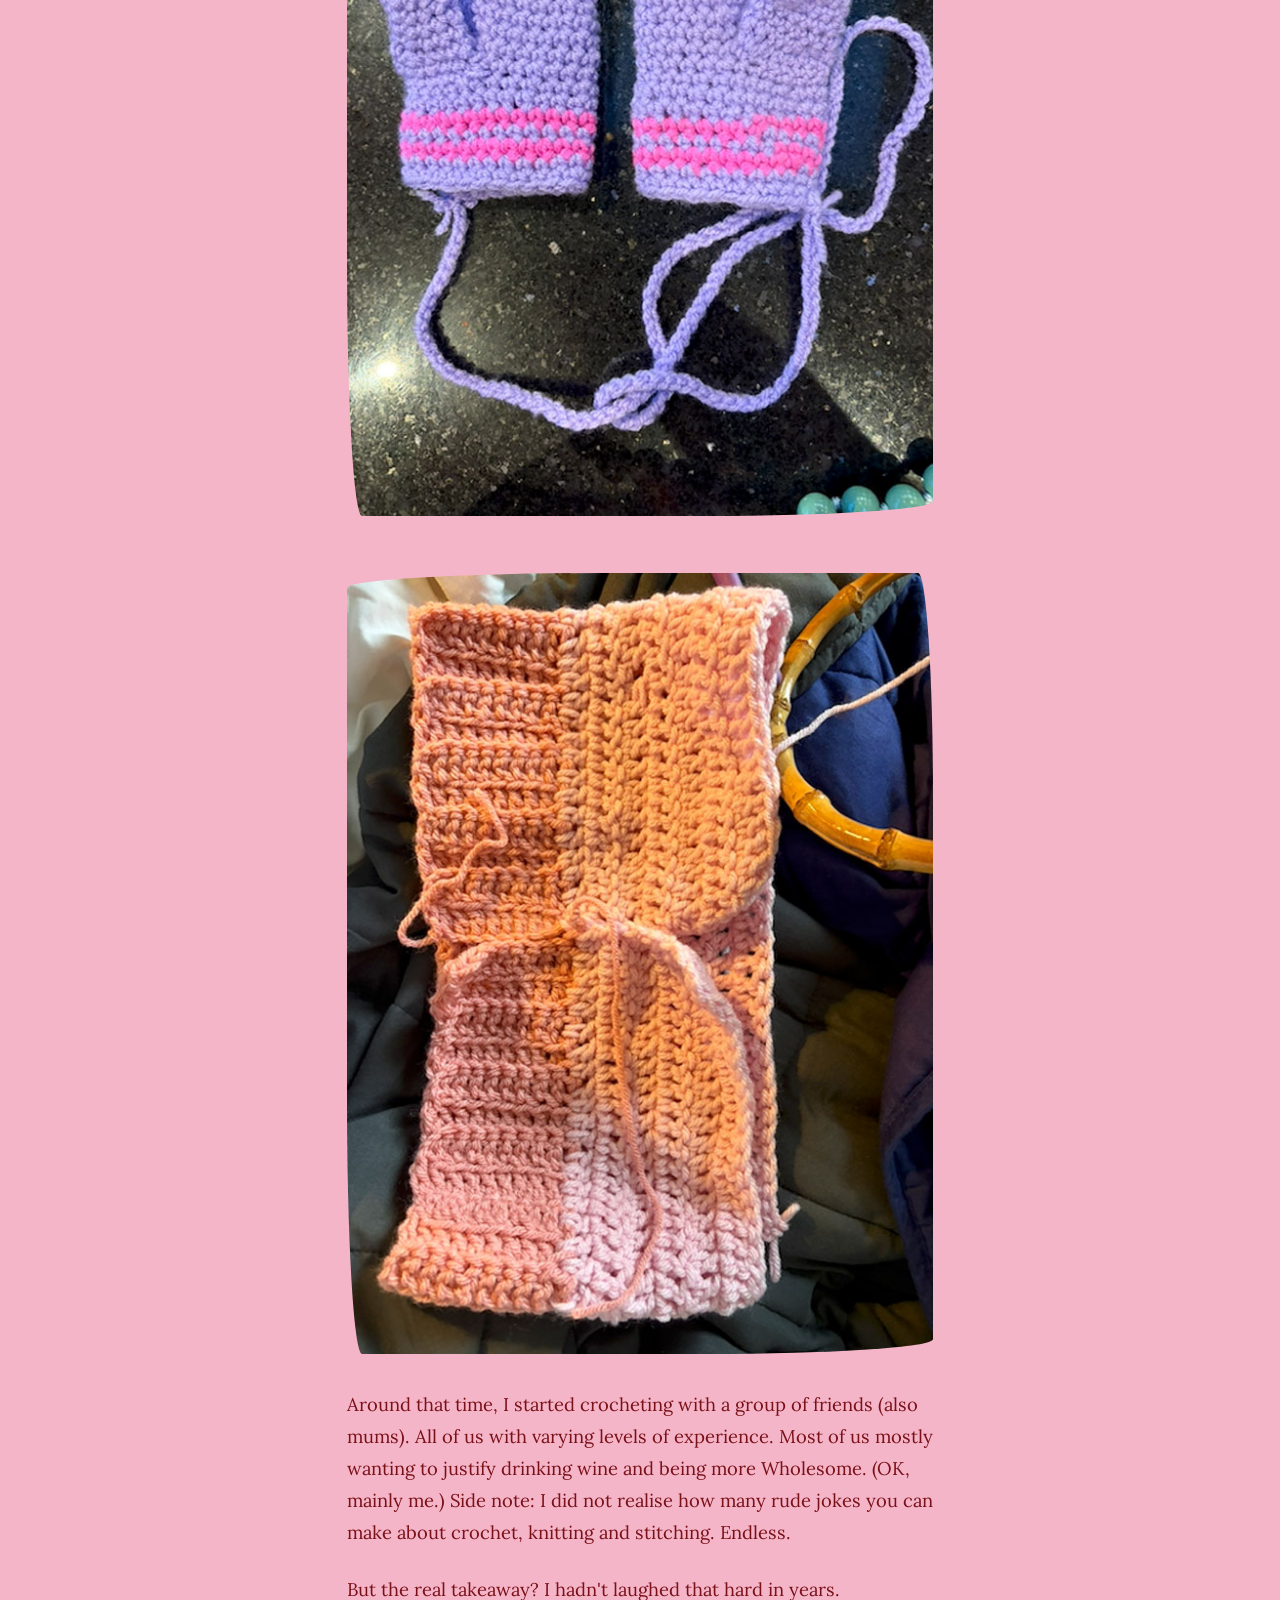
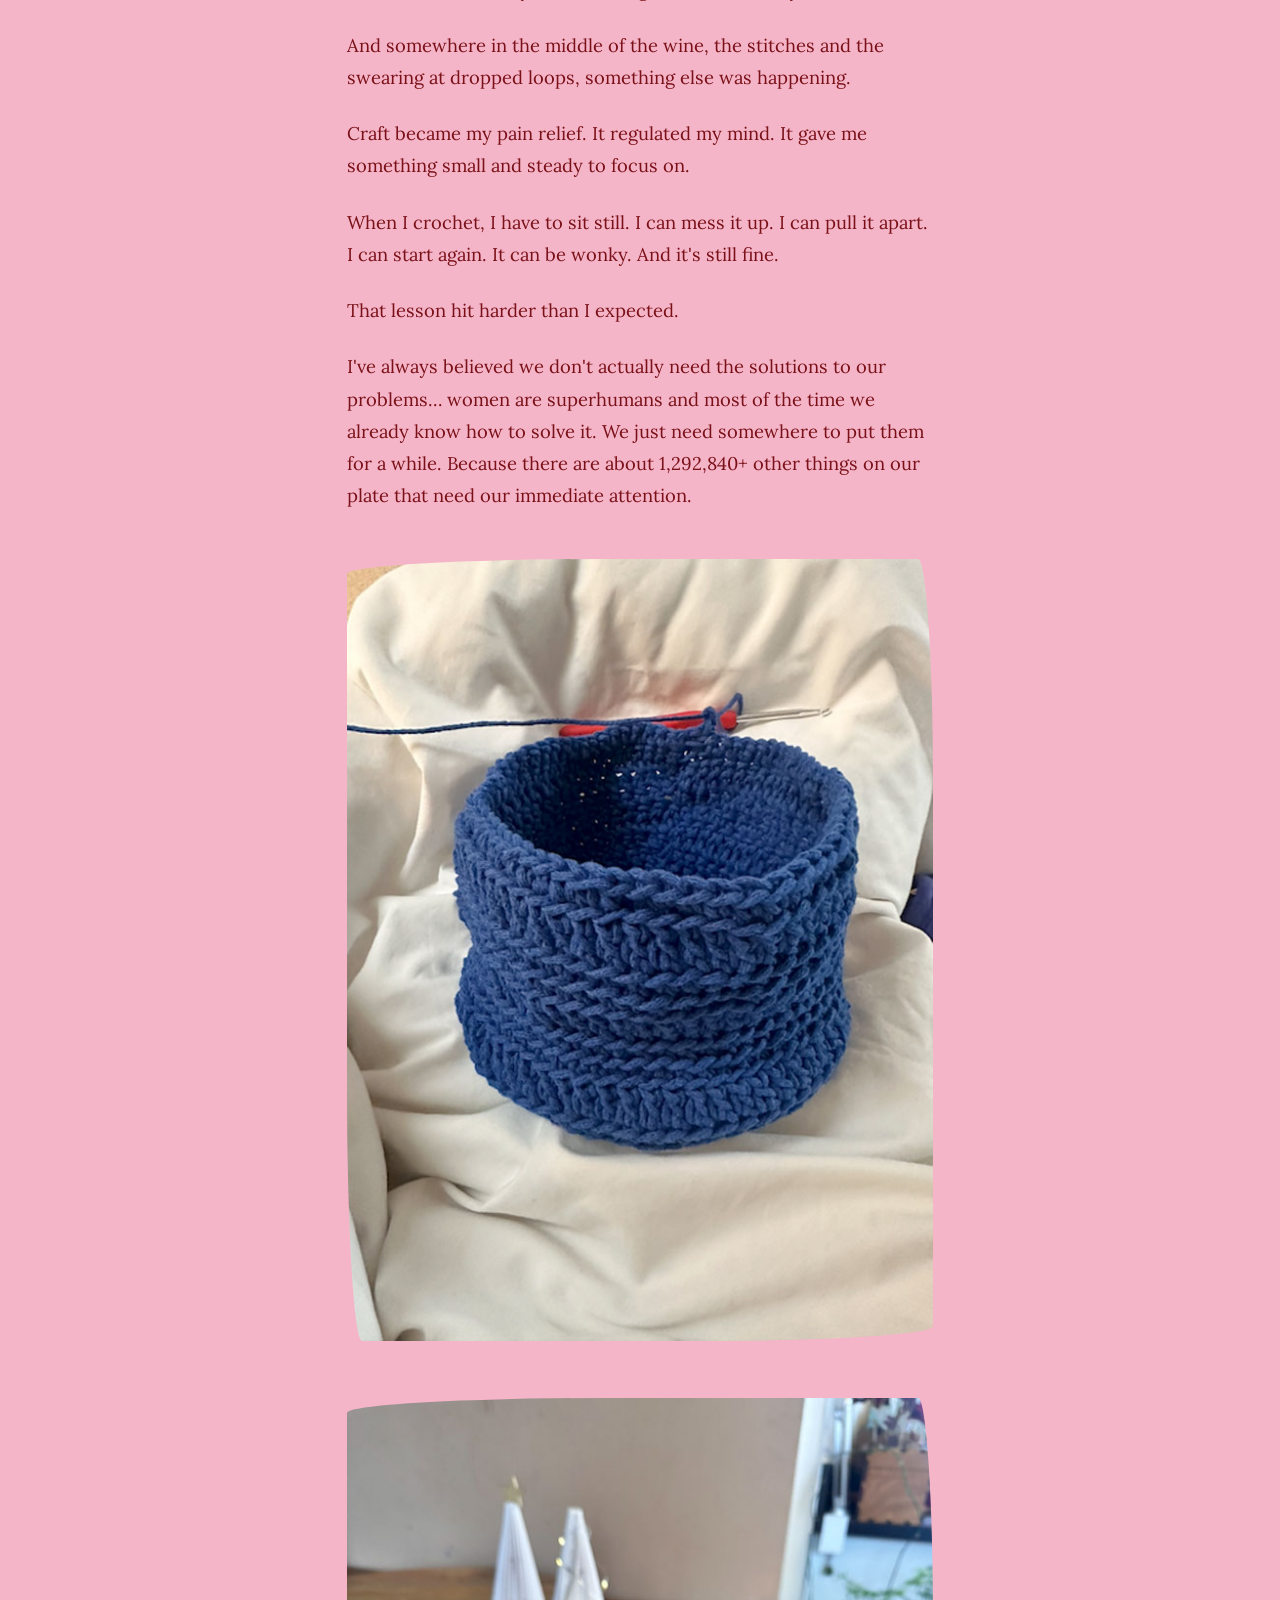
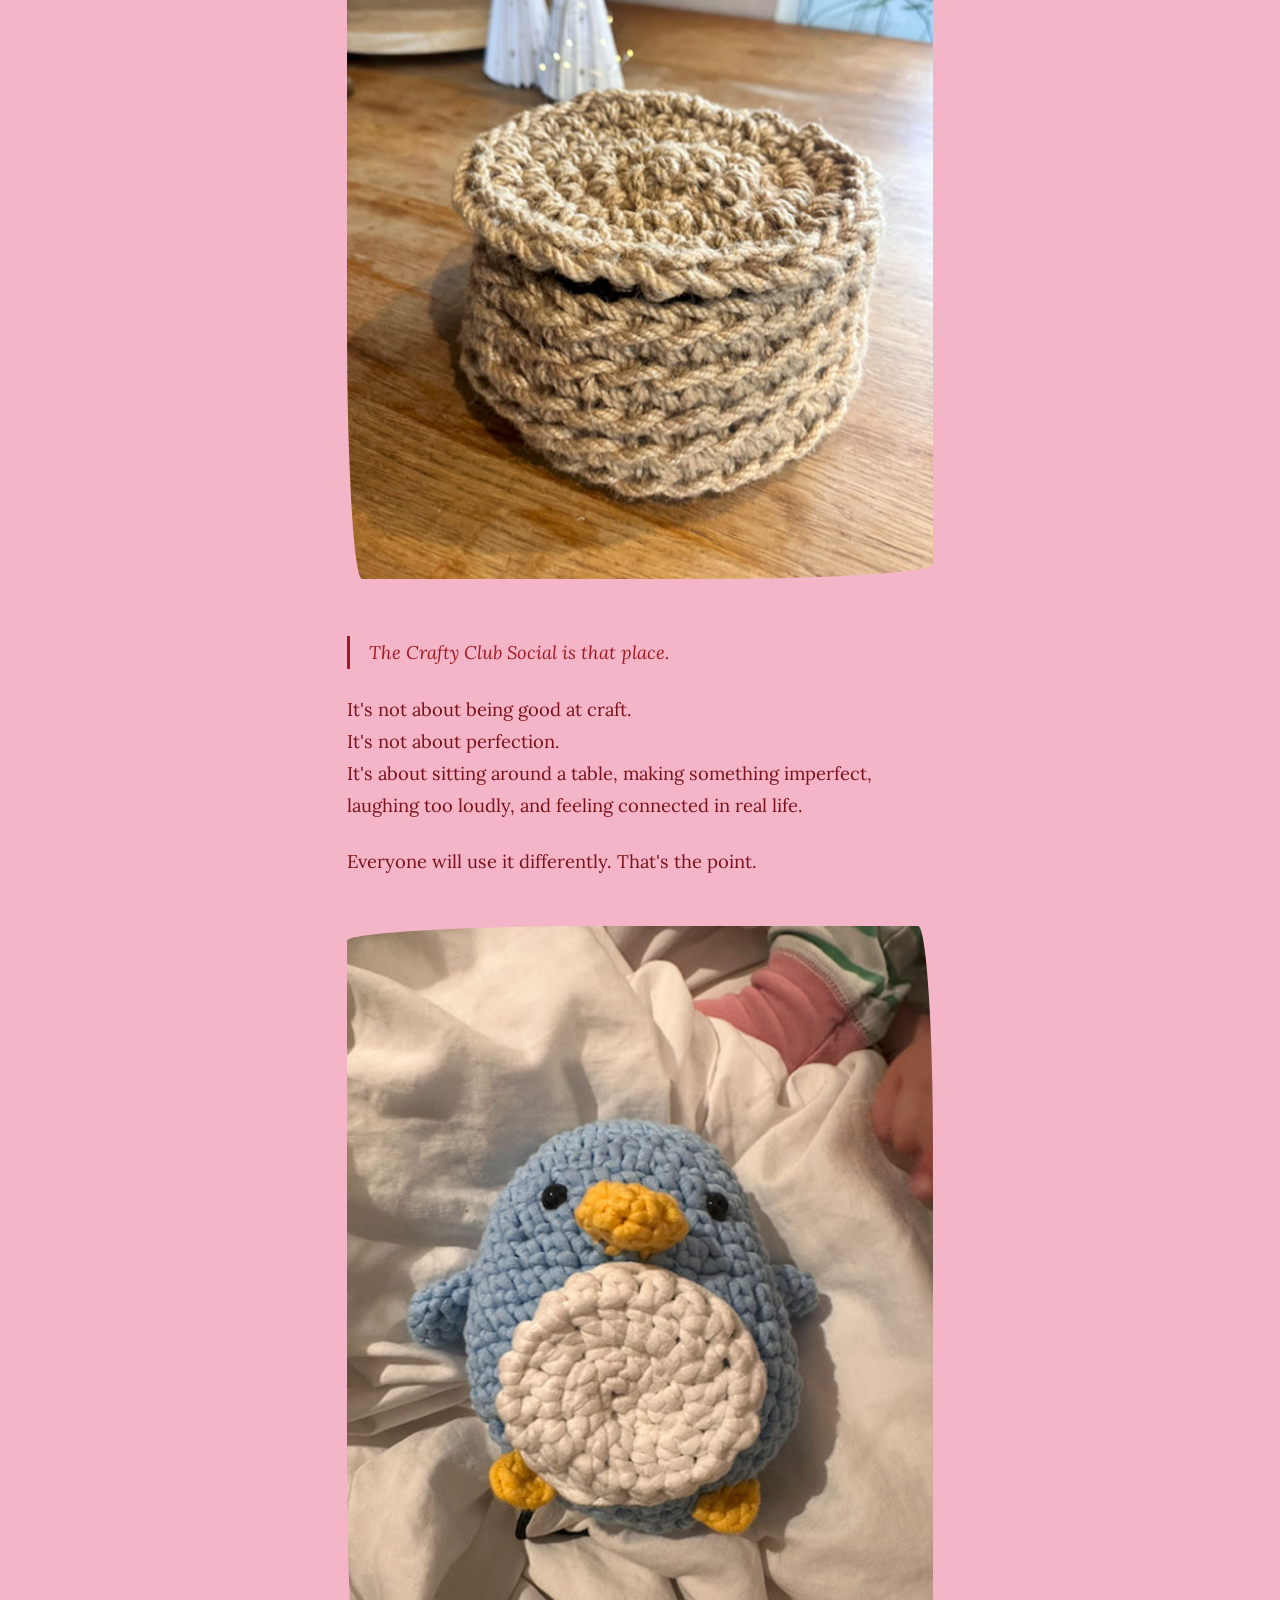
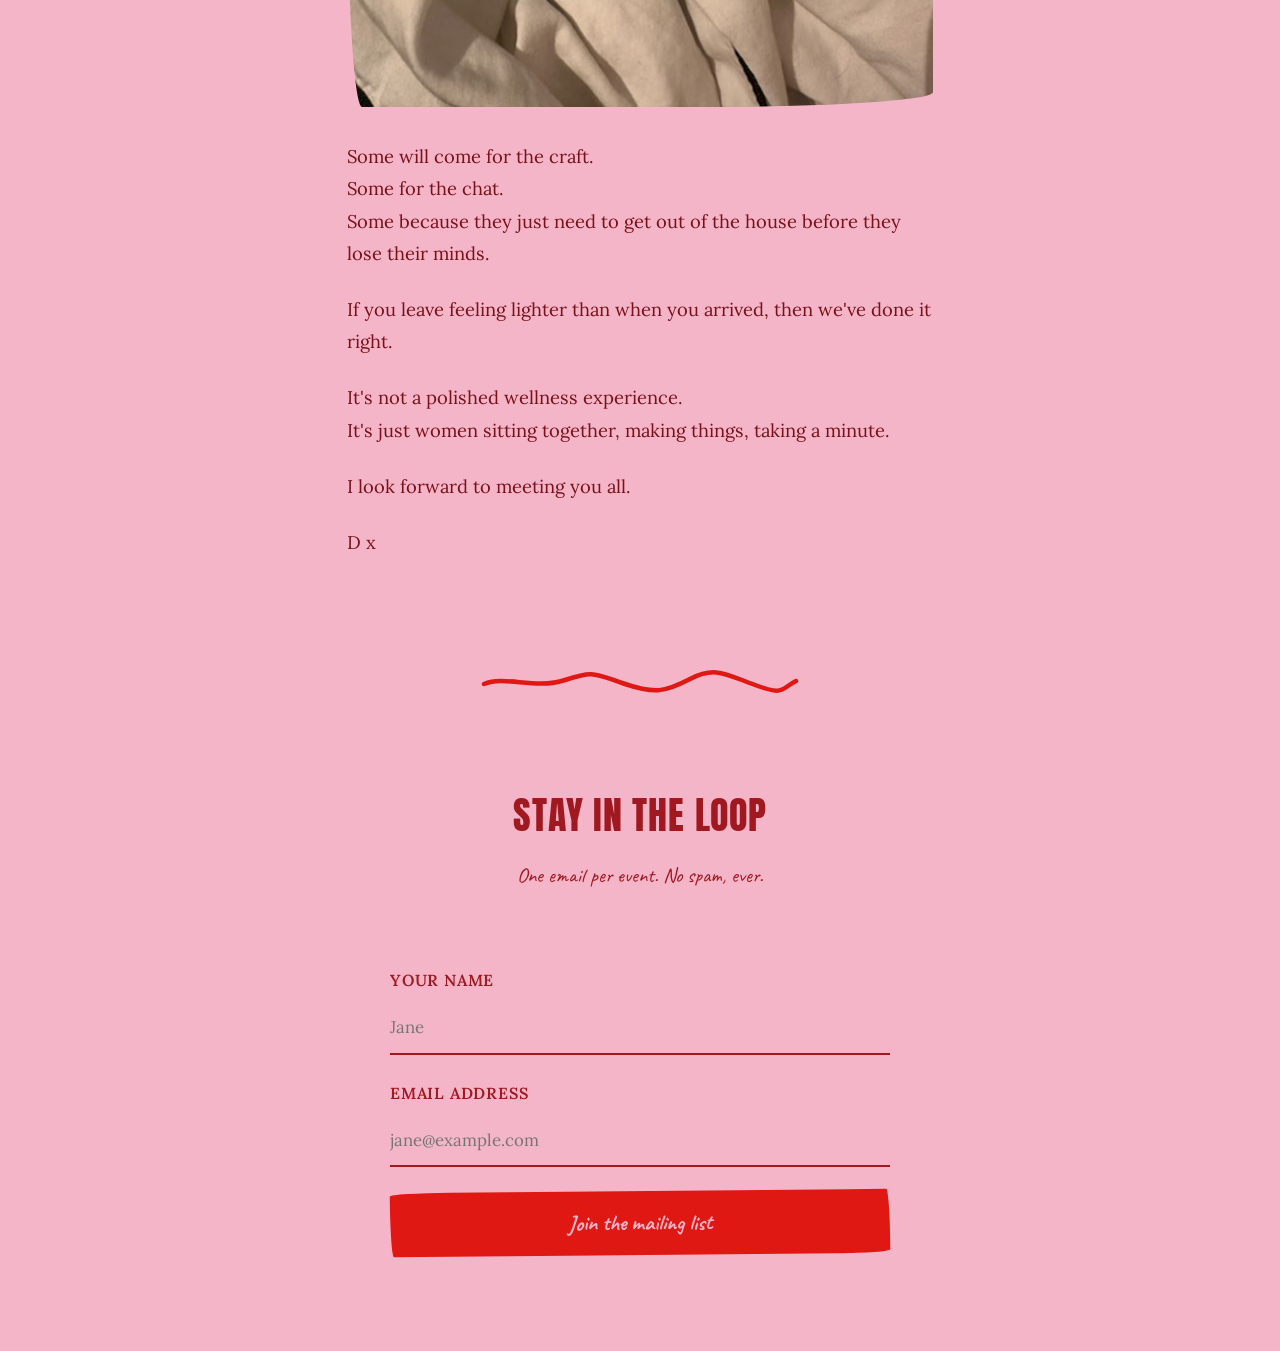
<file: blog/why-i-created-the-crafty-club-social.html>
<!DOCTYPE html>
<html lang="en">
<head>
  <meta charset="UTF-8">
  <meta name="viewport" content="width=device-width, initial-scale=1.0">
  <title>Why I Created The Crafty Club Social — The Crafty Club Social</title>
  <meta name="description" content="Diya shares the real story behind The Crafty Club Social — surgery, crochet, wine, and learning to sit still.">
  <link rel="preconnect" href="https://fonts.googleapis.com">
  <link rel="preconnect" href="https://fonts.gstatic.com" crossorigin>
  <link href="https://fonts.googleapis.com/css2?family=Anton&family=Caveat:wght@400;500;600;700&family=Lora:ital,wght@0,400;0,500;0,600;1,400;1,500&display=swap" rel="stylesheet">
  <link rel="stylesheet" href="../css/style.css">
  <link rel="icon" href="../images/favicon.svg" type="image/svg+xml">
  <meta name="theme-color" content="#F5B5C8">
  <meta property="og:title" content="Why I Created The Crafty Club Social">
  <meta property="og:description" content="Diya shares the real story behind The Crafty Club Social — surgery, crochet, wine, and learning to sit still.">
  <meta property="og:image" content="../images/og-image.png">
  <meta property="og:type" content="article">
</head>
<body class="has-page-illustration">
<img src="../images/illustration-pattern.png" alt="" class="page-illustration">

<!-- NAVIGATION -->
<nav class="site-nav scrolled">
  <a href="../index.html" class="nav-logo">The Crafty Club Social</a>
  <ul class="nav-links">
    <li><a href="../index.html">Home</a></li>
    <li><a href="../about.html">Our Story</a></li>
    <li><a href="../events.html">Events</a></li>
    <li><a href="index.html">Blog</a></li>
    <li><a href="../cheat-sheet.html">Cheat Sheet</a></li>
    <li><a href="../signup.html">Join us</a></li>
  </ul>
  <button class="nav-toggle" aria-label="Menu">
    <span></span><span></span><span></span>
  </button>
</nav>
<div class="mobile-nav-overlay">
  <a href="../index.html">Home</a>
  <a href="../about.html">Our Story</a>
  <a href="../events.html">Events</a>
  <a href="index.html">Blog</a>
  <a href="../cheat-sheet.html">Cheat Sheet</a>
  <a href="../signup.html">Join us</a>
  <span class="mobile-nav-tagline">Cocktails, crafts & good company</span>
  <div class="mobile-nav-contact">
    <a href="mailto:hello@craftyclubsocial.org">hello@craftyclubsocial.org</a>
    <a href="https://instagram.com/thecraftyclubsocial" target="_blank">@thecraftyclubsocial</a>
  </div>
</div>

<!-- POST HEADER -->
<section class="blog-post-header fade-in">
  <a href="index.html" class="blog-post-back">&larr; Back to blog</a>
  <h1>Why I created The Crafty Club <em>Social</em></h1>
  <p class="blog-post-date">February 2026</p>
</section>

<div class="stitch-divider">&middot; &middot; &middot; &middot; &middot; &middot; &middot;</div>

<!-- POST BODY -->
<article class="blog-post-body fade-in">
  <p>
    Hi. My name is Diya. Just wanted to share why I started this.
  </p>

  <p>
    I think everyone I've met who's into craft uses it for different reasons. And that's what's beautiful about it. It can be whatever you need it to be at the time.
  </p>

  <p>
    Mine is a fairly familiar story.
  </p>

  <p>
    A mix of different illnesses. Mum guilt. Mental health wobbles. Being too bloody cold to go out in winter. Overthinking every single thing. Wanting to achieve everything all at once. The list goes on, right?
  </p>

  <p>
    Last year I turned 40 and rather than celebrating in style on the day, I was being wheeled into emergency surgery first thing in the morning. I mean, don't get me wrong&hellip; it wasn't all bad. The anaesthetist was possibly the most beautiful man alive and the last face I saw before going under. Then I woke up to fentanyl&hellip; let's just say it was a very good distraction.
  </p>

  <p>
    But jokes aside, it shook me.
  </p>

  <p>
    I healed well. I came back stronger. On paper, everything was fine. But when you've had several surgeries &mdash; all unrelated, all rare, all completely out of the blue &mdash; it does something to your sense of control. And when you're juggling kids, work, ambition, the invisible mental load&hellip; control feels like the one thing you can't afford to lose.
  </p>

  <p>
    Something had to change. I had to take a minute.
  </p>

  <img src="../images/blog/IMG_0271.jpg" alt="Purple crocheted baby mittens with a pink stripe">

  <img src="../images/blog/IMG_0587.jpg" alt="A pink crochet piece in progress">

  <p>
    Around that time, I started crocheting with a group of friends (also mums). All of us with varying levels of experience. Most of us mostly wanting to justify drinking wine and being more Wholesome. (OK, mainly me.) Side note: I did not realise how many rude jokes you can make about crochet, knitting and stitching. Endless.
  </p>

  <p>
    But the real takeaway? I hadn't laughed that hard in years.
  </p>

  <p>
    And somewhere in the middle of the wine, the stitches and the swearing at dropped loops, something else was happening.
  </p>

  <p>
    Craft became my pain relief. It regulated my mind. It gave me something small and steady to focus on.
  </p>

  <p>
    When I crochet, I have to sit still. I can mess it up. I can pull it apart. I can start again. It can be wonky. And it's still fine.
  </p>

  <p>
    That lesson hit harder than I expected.
  </p>

  <p>
    I've always believed we don't actually need the solutions to our problems&hellip; women are superhumans and most of the time we already know how to solve it. We just need somewhere to put them for a while. Because there are about 1,292,840+ other things on our plate that need our immediate attention.
  </p>

  <img src="../images/blog/3AEA5572-416E-4A75-ACFA-C0F1F781ACF8.jpg" alt="A blue crocheted basket">

  <img src="../images/blog/59111AD4-EB46-4005-831E-E1793586F977.jpg" alt="A jute crocheted coaster">

  <blockquote>
    The Crafty Club Social is that place.
  </blockquote>

  <p>
    It's not about being good at craft.<br>
    It's not about perfection.<br>
    It's about sitting around a table, making something imperfect, laughing too loudly, and feeling connected in real life.
  </p>

  <p>
    Everyone will use it differently. That's the point.
  </p>

  <img src="../images/blog/2331115C-1F47-473E-B4A7-14A896872D4E.jpg" alt="A blue crocheted penguin with baby penguin">

  <p>
    Some will come for the craft.<br>
    Some for the chat.<br>
    Some because they just need to get out of the house before they lose their minds.
  </p>

  <p>
    If you leave feeling lighter than when you arrived, then we've done it right.
  </p>

  <p>
    It's not a polished wellness experience.<br>
    It's just women sitting together, making things, taking a minute.
  </p>

  <p>
    I look forward to meeting you all.
  </p>

  <p>
    D x
  </p>
</article>

<div class="stitch-divider">&middot; &middot; &middot; &middot; &middot; &middot; &middot;</div>

<!-- MAILING LIST CTA -->
<section class="page-section" style="max-width: 600px;">
  <h2 class="section-header fade-in">Stay in the <em>loop</em></h2>
  <p class="section-sub fade-in">One email per event. No spam, ever.</p>

  <div class="signup-page-form fade-in">
    <form id="signup-form" action="https://docs.google.com/forms/d/e/1FAIpQLSd5xyYRQva4sJHJ37kx4lGsBULq56WyYG0dT39-L6u_pO2diA/formResponse" method="POST" target="hidden-form-target">
      <div class="form-group">
        <label for="signup-name">Your name</label>
        <input type="text" id="signup-name" name="entry.508613779" placeholder="Jane">
      </div>
      <div class="form-group">
        <label for="signup-email">Email address</label>
        <input type="email" id="signup-email" name="entry.1690055078" placeholder="jane@example.com" required>
      </div>
      <button type="submit" class="btn-primary" style="width: 100%;">Join the mailing list</button>
    </form>
    <iframe name="hidden-form-target" style="display:none;"></iframe>
  </div>
</section>


<script src="../js/main.js"></script>

</body>
</html>
</file>
<file: css/style.css>
/* ============================================
   THE CRAFTY CLUB SOCIAL
   Cocktails, Crafts & Good Company
   Brand: Bold pink + red, retro graphic feel
   ============================================ */

@import url('https://fonts.googleapis.com/css2?family=Anton&family=Caveat:wght@400;500;600;700&family=Lora:ital,wght@0,400;0,500;0,600;1,400;1,500&display=swap');

:root {
  --pink: #F5B5C8;
  --pink-light: #F8D0DC;
  --pink-pale: #FDE8EF;
  --pink-deep: #E8799A;
  --red: #A01820;
  --red-dark: #7A1018;
  --red-light: #C62028;
  --cream: #FFF8F0;
  --white: #FFFFFF;
  --charcoal: #2A2425;
  --warm-grey: #6B5B5E;
  --soft-grey: #A89598;
  --blush-bg: #FCF0F3;
}

* { margin: 0; padding: 0; box-sizing: border-box; }
html { scroll-behavior: smooth; }

body {
  font-family: 'Lora', serif;
  font-size: 1.15rem;
  line-height: 1.75;
  background: var(--pink);
  color: #1A1516;
  overflow-x: hidden;
}

/* Subtle noise overlay */
body::before {
  content: '';
  position: fixed;
  top: 0; left: 0; right: 0; bottom: 0;
  background-image: url("data:image/svg+xml,%3Csvg viewBox='0 0 256 256' xmlns='http://www.w3.org/2000/svg'%3E%3Cfilter id='noise'%3E%3CfeTurbulence type='fractalNoise' baseFrequency='0.9' numOctaves='4' stitchTiles='stitch'/%3E%3C/filter%3E%3Crect width='100%25' height='100%25' filter='url(%23noise)' opacity='0.025'/%3E%3C/svg%3E");
  pointer-events: none;
  z-index: 1000;
}

/* ============ NAVIGATION ============ */
.site-nav {
  position: fixed;
  top: 0;
  left: 0;
  right: 0;
  z-index: 100;
  padding: 0.6rem 2rem;
  display: flex;
  align-items: center;
  justify-content: space-between;
  transition: background 0.4s cubic-bezier(0.4, 0, 0.2, 1),
              box-shadow 0.4s cubic-bezier(0.4, 0, 0.2, 1),
              backdrop-filter 0.4s cubic-bezier(0.4, 0, 0.2, 1);
  background: transparent;
}

.site-nav.scrolled {
  background: rgba(245, 181, 200, 0.97);
  backdrop-filter: blur(12px);
  -webkit-backdrop-filter: blur(12px);
  box-shadow: 0 2px 20px rgba(198, 32, 40, 0.1);
  padding: 0.6rem 2rem;
}

.site-nav.scrolled .nav-logo {
  opacity: 1;
  pointer-events: auto;
  animation: fadeInLogo 0.6s ease forwards;
}

@keyframes fadeInLogo {
  from { opacity: 0; }
  to { opacity: 1; }
}

.nav-brand {
  font-family: 'Anton', sans-serif;
  font-size: 1.1rem;
  letter-spacing: 0.04em;
  text-transform: uppercase;
  color: var(--red);
  text-decoration: none;
  transition: color 0.3s ease;
}

.nav-brand em {
  font-style: normal;
  color: var(--red-dark);
}

.nav-links {
  display: flex;
  align-items: center;
  gap: 2rem;
  list-style: none;
  margin-left: auto;
}

.nav-links a {
  font-family: 'Anton', sans-serif;
  font-size: 1rem;
  font-weight: 400;
  color: #DF1814;
  text-decoration: none;
  text-transform: uppercase;
  letter-spacing: 0.06em;
  transition: opacity 0.3s ease;
}

.nav-links a:hover { opacity: 0.6; }
.nav-links a.active { opacity: 1; border-bottom: 2px solid #DF1814; padding-bottom: 2px; }

/* Nav logo — hidden until scrolled (so it doesn't overlap the hero SVG on home) */
a.nav-logo,
a.nav-logo:visited,
a.nav-logo:hover,
a.nav-logo:active {
  display: block;
  opacity: 0;
  pointer-events: none;
  transition: opacity 0.4s cubic-bezier(0.4, 0, 0.2, 1);
  font-family: 'Anton', sans-serif;
  font-size: 1.1rem;
  font-weight: 400;
  text-transform: uppercase;
  letter-spacing: 0.05em;
  color: #DF1814;
  text-decoration: none;
  line-height: 1;
}

/* Mobile menu toggle — hidden on desktop */
.nav-toggle {
  display: none;
  background: none;
  border: none;
  cursor: pointer;
  padding: 0.5rem;
  z-index: 201;
  position: relative;
}

.nav-toggle span {
  display: block;
  height: 3px;
  background: #DF1814;
  transition: transform 0.35s cubic-bezier(0.4, 0, 0.2, 1),
              opacity 0.25s cubic-bezier(0.4, 0, 0.2, 1),
              width 0.35s cubic-bezier(0.4, 0, 0.2, 1);
  border-radius: 3px;
}

.nav-toggle span:nth-child(1) { width: 28px; margin-bottom: 6px; transform: rotate(-2deg); }
.nav-toggle span:nth-child(2) { width: 22px; margin-bottom: 6px; margin-left: 2px; transform: rotate(1deg); }
.nav-toggle span:nth-child(3) { width: 26px; transform: rotate(-1deg); }

.nav-toggle.open span:nth-child(1) { transform: rotate(45deg) translate(6px, 6px); width: 28px; }
.nav-toggle.open span:nth-child(2) { opacity: 0; }
.nav-toggle.open span:nth-child(3) { transform: rotate(-45deg) translate(6px, -6px); width: 28px; }

/* Mobile tile overlay — completely hidden on desktop */
.mobile-nav-overlay {
  display: none !important;
  position: fixed;
  top: 0;
  left: 0;
  right: 0;
  bottom: 0;
  background: var(--pink);
  z-index: 200;
  flex-direction: column;
  align-items: center;
  justify-content: center;
  gap: 1rem;
  padding: 2rem;
  opacity: 0;
  visibility: hidden;
  transition: opacity 0.4s cubic-bezier(0.4, 0, 0.2, 1), visibility 0.4s cubic-bezier(0.4, 0, 0.2, 1);
}

.mobile-nav-overlay a {
  display: block;
  width: 100%;
  max-width: 300px;
  padding: 1.4rem 1rem;
  text-align: center;
  font-family: 'Caveat', cursive;
  font-size: 1.6rem;
  font-weight: 700;
  color: #DF1814;
  text-decoration: none;
  border: 3px solid #DF1814;
  opacity: 0;
  transform: translateY(20px) rotate(-1.2deg);
  transition: opacity 0.4s cubic-bezier(0.4, 0, 0.2, 1),
              transform 0.4s cubic-bezier(0.4, 0, 0.2, 1),
              background 0.25s ease,
              color 0.25s ease;
}

/* Staggered entrance for each tile */
.mobile-nav-overlay a:nth-child(1) { transition-delay: 0.08s; border-radius: 255px 15px 225px 15px / 15px 225px 15px 255px; }
.mobile-nav-overlay a:nth-child(2) { transition-delay: 0.16s; transform: translateY(20px) rotate(0.8deg); border-radius: 15px 255px 15px 225px / 225px 15px 255px 15px; }
.mobile-nav-overlay a:nth-child(3) { transition-delay: 0.24s; transform: translateY(20px) rotate(-0.6deg); border-radius: 225px 15px 255px 15px / 15px 255px 15px 225px; }
.mobile-nav-overlay a:nth-child(4) { transition-delay: 0.32s; transform: translateY(20px) rotate(1deg); border-radius: 15px 225px 15px 255px / 255px 15px 225px 15px; }
.mobile-nav-overlay a:nth-child(5) { transition-delay: 0.40s; transform: translateY(20px) rotate(-0.8deg); border-radius: 255px 15px 225px 15px / 15px 225px 15px 255px; }
.mobile-nav-overlay a:nth-child(6) { transition-delay: 0.48s; transform: translateY(20px) rotate(0.6deg); border-radius: 15px 255px 15px 225px / 225px 15px 255px 15px; }

/* Open state — tiles slide in with stagger */
.mobile-nav-overlay.open a:nth-child(1) { opacity: 1; transform: translateY(0) rotate(-1.2deg); }
.mobile-nav-overlay.open a:nth-child(2) { opacity: 1; transform: translateY(0) rotate(0.8deg); }
.mobile-nav-overlay.open a:nth-child(3) { opacity: 1; transform: translateY(0) rotate(-0.6deg); }
.mobile-nav-overlay.open a:nth-child(4) { opacity: 1; transform: translateY(0) rotate(1deg); }
.mobile-nav-overlay.open a:nth-child(5) { opacity: 1; transform: translateY(0) rotate(-0.8deg); }
.mobile-nav-overlay.open a:nth-child(6) { opacity: 1; transform: translateY(0) rotate(0.6deg); }

/* Closing — fast, no stagger */
.mobile-nav-overlay:not(.open) a {
  transition-delay: 0s !important;
  transition-duration: 0.2s;
}

.mobile-nav-overlay a:hover,
.mobile-nav-overlay a.active {
  background: #DF1814;
  color: var(--pink);
}

.mobile-nav-overlay .mobile-nav-tagline {
  font-family: 'Caveat', cursive;
  font-size: 1.1rem;
  color: var(--red);
  margin-top: 1rem;
  border: none;
  padding: 0;
  opacity: 0;
  transition: opacity 0.4s cubic-bezier(0.4, 0, 0.2, 1) 0.4s;
}

.mobile-nav-overlay.open .mobile-nav-tagline {
  opacity: 1;
}

.mobile-nav-overlay .mobile-nav-contact {
  display: flex;
  gap: 1.5rem;
  justify-content: center;
  margin-top: 0.5rem;
  opacity: 0;
  transition: opacity 0.4s cubic-bezier(0.4, 0, 0.2, 1) 0.45s;
}

.mobile-nav-overlay.open .mobile-nav-contact {
  opacity: 1;
}

.mobile-nav-overlay .mobile-nav-contact a {
  display: inline;
  width: auto;
  max-width: none;
  padding: 0;
  border: none;
  font-family: 'Lora', serif;
  font-size: 0.85rem;
  font-weight: 400;
  color: var(--red);
  opacity: 1;
  transform: none;
  transition: opacity 0.3s ease;
}

.mobile-nav-overlay .mobile-nav-contact a:hover {
  opacity: 0.6;
  background: none;
  color: var(--red);
}

/* ============ HERO ============ */
.hero {
  position: relative;
  padding: 0;
  background: var(--pink);
  overflow: hidden;
  line-height: 0; /* kill gap below image */
}

.hero-poster {
  width: 100%;
  height: auto;
  display: block;
  background: var(--pink);
}

.hero-desc {
  max-width: 500px;
  font-size: 1.1rem;
  line-height: 1.7;
  color: var(--red);
  font-weight: 300;
  opacity: 0;
  animation: fadeUp 0.8s ease forwards 0.7s;
}

.hero-scroll {
  position: absolute;
  bottom: 40px;
  left: 50%;
  transform: translateX(-50%);
  z-index: 2;
  opacity: 0;
  animation: fadeUp 0.8s ease forwards 1.2s;
  text-align: center;
}

.hero-scroll span {
  font-family: 'Caveat', cursive;
  font-size: 1rem;
  color: var(--red);
  display: block;
  margin-bottom: 8px;
}

.hero-scroll .arrow {
  width: 20px;
  height: 20px;
  border-right: 2px solid var(--red);
  border-bottom: 2px solid var(--red);
  transform: rotate(45deg);
  margin: 0 auto;
  animation: bounce 2s ease-in-out infinite;
}

@keyframes bounce {
  0%, 100% { transform: rotate(45deg) translateY(0); }
  50% { transform: rotate(45deg) translateY(6px); }
}

@keyframes fadeUp {
  from { opacity: 0; transform: translateY(20px); }
  to { opacity: 1; transform: translateY(0); }
}

/* ============ DIVIDER ============ */
.stitch-divider {
  text-align: center;
  padding: 1.5rem 0;
  line-height: 0;
  font-size: 0;
  color: transparent;
  user-select: none;
  overflow: hidden;
}

.stitch-divider::before {
  content: '';
  display: inline-block;
  width: 320px;
  height: 24px;
  background-repeat: no-repeat;
  background-position: center;
  background-size: contain;
  /* default squiggle */
  background-image: url("data:image/svg+xml,%3Csvg xmlns='http://www.w3.org/2000/svg' viewBox='0 0 320 24' fill='none'%3E%3Cpath d='M4 13 C20 4, 40 20, 65 12 S95 3, 125 13 S160 22, 190 11 S220 3, 250 14 S280 21, 316 10' stroke='%23DF1814' stroke-width='4.5' stroke-linecap='round' fill='none'/%3E%3C/svg%3E");
}

/* Each divider gets a unique hand-drawn line */
.stitch-divider:nth-of-type(4n+1)::before {
  background-image: url("data:image/svg+xml,%3Csvg xmlns='http://www.w3.org/2000/svg' viewBox='0 0 320 24' fill='none'%3E%3Cpath d='M4 13 C20 4, 40 20, 65 12 S95 3, 125 13 S160 22, 190 11 S220 3, 250 14 S280 21, 316 10' stroke='%23DF1814' stroke-width='4.5' stroke-linecap='round' fill='none'/%3E%3C/svg%3E");
}

.stitch-divider:nth-of-type(4n+2)::before {
  background-image: url("data:image/svg+xml,%3Csvg xmlns='http://www.w3.org/2000/svg' viewBox='0 0 320 24' fill='none'%3E%3Cpath d='M4 10 C28 19, 52 4, 80 12 S115 21, 150 10 S185 2, 215 13 S255 20, 285 9 S305 5, 316 12' stroke='%23DF1814' stroke-width='4.5' stroke-linecap='round' fill='none'/%3E%3C/svg%3E");
}

.stitch-divider:nth-of-type(4n+3)::before {
  background-image: url("data:image/svg+xml,%3Csvg xmlns='http://www.w3.org/2000/svg' viewBox='0 0 320 24' fill='none'%3E%3Cpath d='M4 14 C25 5, 55 20, 85 10 S115 4, 145 14 S185 22, 210 9 S245 4, 275 15 S300 19, 316 11' stroke='%23DF1814' stroke-width='4.5' stroke-linecap='round' fill='none'/%3E%3C/svg%3E");
}

.stitch-divider:nth-of-type(4n)::before {
  background-image: url("data:image/svg+xml,%3Csvg xmlns='http://www.w3.org/2000/svg' viewBox='0 0 320 24' fill='none'%3E%3Cpath d='M4 9 C30 20, 60 4, 90 13 S125 20, 160 9 S195 3, 225 14 S260 21, 290 10 S310 6, 316 13' stroke='%23DF1814' stroke-width='4.5' stroke-linecap='round' fill='none'/%3E%3C/svg%3E");
}

/* ============ SECTION HEADERS (shared) ============ */
.section-header {
  font-family: 'Anton', sans-serif;
  font-size: clamp(1.6rem, 4vw, 2.4rem);
  font-weight: 400;
  text-transform: uppercase;
  color: var(--red);
  margin-bottom: 0.5rem;
  text-align: center;
  letter-spacing: 0.02em;
}

.section-header em {
  font-style: normal;
  color: inherit;
}

.section-sub {
  font-family: 'Caveat', cursive;
  font-size: 1.3rem;
  color: var(--red);
  text-align: center;
  margin-bottom: 2.5rem;
}

/* ============ ABOUT SECTION ============ */
.about {
  padding: 5rem 2rem;
  max-width: 900px;
  margin: 0 auto;
}

.about h2 {
  font-family: 'Anton', sans-serif;
  font-size: clamp(1.6rem, 4vw, 2.4rem);
  font-weight: 400;
  text-transform: uppercase;
  color: var(--red);
  margin-bottom: 2rem;
  text-align: center;
  letter-spacing: 0.02em;
  line-height: 1.15;
}

.about h2 em { font-style: normal; color: inherit; }

.about-grid {
  display: grid;
  grid-template-columns: 1fr 1fr;
  gap: 1.5rem;
  margin-top: 2.5rem;
}

.about-card {
  background: none;
  border: 3px solid #DF1814;
  padding: 1.5rem;
}

.about-card:nth-child(1) { border-radius: 255px 15px 225px 15px / 15px 225px 15px 255px; transform: rotate(-0.7deg); }
.about-card:nth-child(2) { border-radius: 15px 255px 15px 225px / 225px 15px 255px 15px; transform: rotate(0.5deg); }
.about-card:nth-child(3) { border-radius: 225px 15px 255px 15px / 15px 255px 15px 225px; transform: rotate(0.4deg); }
.about-card:nth-child(4) { border-radius: 15px 225px 15px 255px / 255px 15px 225px 15px; transform: rotate(-0.8deg); }

.about-card .icon { font-size: 2rem; margin-bottom: 0.8rem; display: block; }

.about-card h3 {
  font-family: 'Anton', sans-serif;
  font-size: 1.1rem;
  font-weight: 400;
  text-transform: uppercase;
  margin-bottom: 0.5rem;
  color: var(--red);
  letter-spacing: 0.03em;
}

.about-card p {
  font-size: 1rem;
  line-height: 1.6;
  color: var(--red);
  font-weight: 300;
}

/* ============ CRAFTS SECTION ============ */
.crafts {
  padding: 4rem 2rem 5rem;
  background: var(--pink);
}

.crafts-inner { max-width: 900px; margin: 0 auto; text-align: center; }

.crafts h2 {
  font-family: 'Anton', sans-serif;
  font-size: clamp(1.6rem, 4vw, 2.4rem);
  font-weight: 400;
  text-transform: uppercase;
  color: var(--red);
  margin-bottom: 0.5rem;
  letter-spacing: 0.02em;
}

.crafts-sub {
  font-family: 'Caveat', cursive;
  font-size: 1.3rem;
  color: var(--red);
  margin-bottom: 2.5rem;
}

.craft-pills {
  display: flex;
  gap: 1.2rem;
  justify-content: center;
  flex-wrap: wrap;
}

.craft-pill {
  background: none;
  border: 3px solid #DF1814;
  padding: 1rem 1.5rem;
  display: flex;
  align-items: center;
  gap: 0.8rem;
  cursor: default;
}

.craft-pill:nth-child(1) { border-radius: 255px 15px 225px 15px / 15px 225px 15px 255px; transform: rotate(-1deg); }
.craft-pill:nth-child(2) { border-radius: 15px 255px 15px 225px / 225px 15px 255px 15px; transform: rotate(0.7deg); }
.craft-pill:nth-child(3) { border-radius: 225px 15px 255px 15px / 15px 255px 15px 225px; transform: rotate(-0.5deg); }

.craft-pill .emoji { font-size: 1.6rem; }

.craft-pill .text h4 {
  font-family: 'Anton', sans-serif;
  font-size: 1.1rem;
  font-weight: 400;
  text-transform: uppercase;
  letter-spacing: 0.03em;
  text-align: left;
  color: var(--red);
}

.craft-pill .text p {
  font-size: 1rem;
  line-height: 1.6;
  color: var(--red);
  text-align: left;
  font-weight: 300;
}

/* ============ DETAILS SECTION ============ */
.details {
  padding: 5rem 2rem;
  max-width: 700px;
  margin: 0 auto;
  text-align: center;
}

.details h2 {
  font-family: 'Anton', sans-serif;
  font-size: clamp(1.6rem, 4vw, 2.4rem);
  font-weight: 400;
  text-transform: uppercase;
  color: var(--red);
  margin-bottom: 2.5rem;
  letter-spacing: 0.02em;
}

.detail-items { display: flex; flex-direction: column; gap: 1rem; }

.detail-item {
  background: none;
  border: 3px solid #DF1814;
  padding: 1.5rem;
  display: flex;
  align-items: center;
  gap: 1.2rem;
  text-align: left;
}

.detail-item:nth-child(odd) { border-radius: 255px 15px 225px 15px / 15px 225px 15px 255px; transform: rotate(-0.4deg); }
.detail-item:nth-child(even) { border-radius: 15px 255px 15px 225px / 225px 15px 255px 15px; transform: rotate(0.5deg); }

.detail-item .icon {
  font-size: 2.8rem;
  flex-shrink: 0;
  width: auto;
  height: auto;
  background: none;
  color: #DF1814;
  border-radius: 0;
  display: flex;
  align-items: center;
  justify-content: center;
  font-family: 'Caveat', cursive;
  font-weight: 700;
  line-height: 1;
}

.detail-item h4 {
  font-family: 'Lora', serif;
  font-size: 1.1rem;
  font-weight: 600;
  margin-bottom: 0.2rem;
  color: var(--red);
}

.detail-item p {
  font-size: 1rem;
  color: var(--red);
  font-weight: 300;
  line-height: 1.6;
}

/* ============ GALLERY ============ */
.gallery {
  padding: 3rem 2rem 4rem;
  background: var(--pink);
}

.gallery-inner { max-width: 900px; margin: 0 auto; }

.gallery h2 {
  font-family: 'Anton', sans-serif;
  font-size: clamp(1.4rem, 3.5vw, 2rem);
  font-weight: 400;
  text-transform: uppercase;
  color: var(--red);
  text-align: center;
  margin-bottom: 2rem;
  letter-spacing: 0.02em;
}

.gallery-grid {
  display: grid;
  grid-template-columns: repeat(3, 1fr);
  gap: 1rem;
}

.gallery-item {
  aspect-ratio: 1;
  border-radius: 0;
  overflow: hidden;
  position: relative;
  cursor: pointer;
}

.gallery-item .placeholder {
  width: 100%;
  height: 100%;
  display: flex;
  flex-direction: column;
  align-items: center;
  justify-content: center;
  gap: 0.5rem;
  font-family: 'Caveat', cursive;
  font-size: 1rem;
  color: var(--red);
  transition: transform 0.4s ease;
}

.gallery-item:hover .placeholder { transform: scale(1.05); }
.gallery-item .placeholder .emoji { font-size: 2.5rem; }

.gallery-note {
  text-align: center;
  font-family: 'Caveat', cursive;
  font-size: 1.1rem;
  color: var(--red);
  margin-top: 1.5rem;
}

/* ============ CTA / SIGNUP ============ */
.cta {
  padding: 5rem 2rem;
  text-align: center;
  background: var(--pink);
}

.cta-inner { max-width: 560px; margin: 0 auto; }

.cta h2 {
  font-family: 'Anton', sans-serif;
  font-size: clamp(1.8rem, 4vw, 2.6rem);
  font-weight: 400;
  text-transform: uppercase;
  color: var(--red);
  margin-bottom: 0.5rem;
  letter-spacing: 0.02em;
}

.cta h2 em { font-style: normal; color: inherit; }

.cta-sub {
  font-size: 1.1rem;
  color: var(--red);
  font-weight: 300;
  line-height: 1.6;
  margin-bottom: 2rem;
}

.signup-form {
  display: flex;
  gap: 0.6rem;
  max-width: 460px;
  margin: 0 auto 1.5rem;
}

.signup-form input {
  flex: 1;
  padding: 0.9rem 0;
  border: none;
  border-bottom: 2px solid var(--red);
  border-radius: 0;
  font-family: 'Lora', serif;
  font-size: 1.05rem;
  background: transparent;
  color: var(--red);
  outline: none;
  transition: border-color 0.3s ease;
}

.signup-form input::placeholder { color: var(--red-light); }
.signup-form input:focus { border-color: var(--red); }

.signup-form button, .btn-primary {
  padding: 0.9rem 2rem;
  border: 3px solid #DF1814;
  border-radius: 255px 15px 225px 15px / 15px 225px 15px 255px;
  background: #DF1814;
  color: var(--pink);
  font-family: 'Caveat', cursive;
  font-size: 1.4rem;
  font-weight: 700;
  cursor: pointer;
  transition: background 0.3s cubic-bezier(0.4, 0, 0.2, 1),
              color 0.3s cubic-bezier(0.4, 0, 0.2, 1),
              transform 0.3s cubic-bezier(0.4, 0, 0.2, 1);
  white-space: nowrap;
  transform: rotate(-0.5deg);
}

.signup-form button:hover, .btn-primary:hover {
  background: none;
  color: #DF1814;
  transform: rotate(-0.5deg) translateY(-2px);
}

.signup-note {
  font-size: 0.9rem;
  color: var(--red-dark);
  font-weight: 300;
}

.instagram-link {
  display: inline-flex;
  align-items: center;
  gap: 0.6rem;
  margin-top: 2rem;
  padding: 0;
  border: none;
  border-radius: 0;
  text-decoration: none;
  color: var(--red);
  font-family: 'Anton', sans-serif;
  font-size: 1rem;
  font-weight: 400;
  text-transform: uppercase;
  letter-spacing: 0.04em;
  transition: opacity 0.3s ease;
}

.instagram-link:hover {
  opacity: 0.6;
}

.instagram-link svg { width: 20px; height: 20px; fill: currentColor; }

/* ============ PAGE HERO (subpages) ============ */
.page-hero {
  padding: 5rem 2rem 2.5rem;
  text-align: center;
  background: transparent;
}

.page-hero h1 {
  font-family: 'Anton', sans-serif;
  font-weight: 400;
  font-size: clamp(2.2rem, 5vw, 3.5rem);
  line-height: 1.05;
  text-transform: uppercase;
  color: #DF1814;
  margin-bottom: 0.5rem;
  letter-spacing: 0.02em;
}

.page-hero h1 em { font-style: normal; color: inherit; }

.page-hero .page-desc {
  max-width: 540px;
  margin: 1rem auto 0;
  font-size: 1.15rem;
  line-height: 1.7;
  color: var(--red);
  font-weight: 300;
}

.page-section {
  padding: 4rem 2rem;
  max-width: 900px;
  margin: 0 auto;
}

/* Calendar */
.calendar-embed {
  background: none;
  border: none;
  border-radius: 0;
  overflow: hidden;
  padding: 0;
  margin-top: 2rem;
}

.calendar-embed iframe {
  width: 100%;
  height: 600px;
  border: none;
  border-radius: 12px;
}

.calendar-placeholder {
  height: 300px;
  display: flex;
  flex-direction: column;
  align-items: center;
  justify-content: center;
  gap: 1rem;
  background: none;
  border: none;
  border-radius: 0;
  margin-top: 2rem;
  font-family: 'Caveat', cursive;
  font-size: 1.3rem;
  color: var(--red);
}

.calendar-placeholder .emoji { font-size: 3rem; }

/* Next event card */
.next-event {
  background: none;
  border: none;
  border-radius: 0;
  padding: 2rem 0;
  margin-top: 2rem;
  text-align: center;
}

.next-event .label {
  font-family: 'Caveat', cursive;
  font-size: 1.1rem;
  color: var(--red);
  margin-bottom: 0.5rem;
}

.next-event h3 {
  font-family: 'Anton', sans-serif;
  font-size: 1.5rem;
  font-weight: 400;
  text-transform: uppercase;
  color: var(--red);
  margin-bottom: 1rem;
  letter-spacing: 0.02em;
}

.next-event .event-details {
  display: flex;
  gap: 2rem;
  justify-content: center;
  flex-wrap: wrap;
  margin-bottom: 1.5rem;
}

.next-event .event-detail {
  display: flex;
  align-items: center;
  gap: 0.5rem;
  font-size: 1.05rem;
  color: var(--red);
}

/* ============ SIGNUP PAGE ============ */
.signup-page-form {
  position: relative;
  max-width: 500px;
  margin: 0 auto;
  background: none;
  border: none;
  border-radius: 0;
  padding: 2rem 0;
}

.form-group { margin-bottom: 1.5rem; }

.form-group label {
  display: block;
  font-family: 'Lora', serif;
  font-size: 1rem;
  font-weight: 600;
  color: var(--red);
  margin-bottom: 0.5rem;
  text-transform: uppercase;
  letter-spacing: 0.05em;
}

.form-group input,
.form-group textarea,
.form-group select {
  width: 100%;
  padding: 0.9rem 0;
  border: none;
  border-bottom: 2px solid var(--red);
  border-radius: 0;
  font-family: 'Lora', serif;
  font-size: 1.05rem;
  background: transparent;
  color: var(--red);
  outline: none;
  transition: border-color 0.3s ease;
}

.form-group input:focus,
.form-group textarea:focus,
.form-group select:focus { border-color: var(--red); }

.form-group textarea { resize: vertical; min-height: 100px; }

.form-group .help-text {
  font-size: 0.9rem;
  color: var(--red);
  margin-top: 0.3rem;
  font-weight: 300;
  font-style: italic;
}

/* ============ RSVP CONFIRMATION ============ */
.rsvp-confirm {
  display: flex;
  position: absolute;
  top: 0;
  left: 0;
  right: 0;
  bottom: 0;
  background: var(--pink);
  border-radius: 12px;
  flex-direction: column;
  align-items: center;
  justify-content: center;
  z-index: 10;
  opacity: 0;
  visibility: hidden;
  transition: opacity 0.4s ease, visibility 0.4s ease;
  pointer-events: none;
}

.rsvp-confirm.show {
  opacity: 1;
  visibility: visible;
  pointer-events: auto;
}

.rsvp-confirm-text {
  font-family: 'Caveat', cursive;
  font-size: 2.4rem;
  font-weight: 600;
  color: var(--red);
  overflow: hidden;
  white-space: nowrap;
  border-right: 3px solid var(--red);
  width: 0;
}

.rsvp-confirm.show .rsvp-confirm-text {
  animation: typewrite 0.8s steps(16) 0.3s forwards, blink-caret 0.6s step-end 3;
}

@keyframes typewrite {
  to { width: 100%; }
}

@keyframes blink-caret {
  50% { border-color: transparent; }
}

/* ============ BLOG ============ */
.blog-grid {
  display: grid;
  grid-template-columns: repeat(auto-fill, minmax(280px, 1fr));
  gap: 1.5rem;
  margin-top: 2rem;
}

.blog-card {
  background: none;
  border: 3px solid #DF1814;
  overflow: hidden;
  text-decoration: none;
  color: inherit;
  display: block;
}

.blog-card:nth-child(1) { border-radius: 255px 15px 225px 15px / 15px 225px 15px 255px; transform: rotate(-0.6deg); }
.blog-card:nth-child(2) { border-radius: 15px 255px 15px 225px / 225px 15px 255px 15px; transform: rotate(0.4deg); }
.blog-card:nth-child(3) { border-radius: 225px 15px 255px 15px / 15px 255px 15px 225px; transform: rotate(-0.3deg); }

.blog-card-image {
  aspect-ratio: 16/10;
  overflow: hidden;
}

.blog-card-image img {
  width: 100%;
  height: 100%;
  object-fit: cover;
  object-position: center;
}

.blog-card-image .placeholder {
  width: 100%;
  height: 100%;
  display: flex;
  align-items: center;
  justify-content: center;
  font-size: 3rem;
  background: var(--pink-light);
}

.blog-card-body { padding: 1.5rem; }

.blog-card-tag {
  font-family: 'Lora', serif;
  font-size: 0.85rem;
  font-weight: 600;
  text-transform: uppercase;
  letter-spacing: 0.1em;
  color: var(--red);
  margin-bottom: 0.3rem;
}

.blog-card-body h3 {
  font-family: 'Lora', serif;
  font-size: 1.1rem;
  font-weight: 600;
  margin-bottom: 0.5rem;
  line-height: 1.3;
  color: var(--red);
}

.blog-card-body p {
  font-size: 1rem;
  color: var(--red);
  font-weight: 300;
  line-height: 1.6;
}

.blog-card-meta {
  font-size: 0.9rem;
  color: var(--red);
  margin-top: 0.8rem;
  font-weight: 300;
}

.blog-empty { text-align: center; padding: 4rem 2rem; }
.blog-empty .emoji { font-size: 3rem; margin-bottom: 1rem; }
.blog-empty p { font-family: 'Caveat', cursive; font-size: 1.3rem; color: var(--red); }

/* ============ BLOG POST ============ */
.blog-post-back {
  display: inline-block;
  font-family: 'Anton', sans-serif;
  font-size: 1rem;
  text-transform: uppercase;
  letter-spacing: 0.08em;
  color: var(--red);
  text-decoration: none;
  margin-bottom: 1.5rem;
}

.blog-post-back:hover { text-decoration: underline; }

.blog-post-header {
  text-align: center;
  padding: 5rem 2rem 2rem;
  max-width: 700px;
  margin: 0 auto;
}

.blog-post-tag {
  font-family: 'Lora', serif;
  font-size: 0.85rem;
  font-weight: 600;
  text-transform: uppercase;
  letter-spacing: 0.1em;
  color: var(--red);
  margin-bottom: 0.5rem;
}

.blog-post-header h1 {
  font-family: 'Anton', sans-serif;
  font-weight: 400;
  font-size: clamp(1.8rem, 4.5vw, 2.8rem);
  line-height: 1.1;
  text-transform: uppercase;
  color: var(--red);
  letter-spacing: 0.02em;
  margin-bottom: 0.5rem;
}

.blog-post-header h1 em { font-style: normal; }

.blog-post-date {
  font-family: 'Caveat', cursive;
  font-size: 1.2rem;
  color: var(--red);
}

.blog-post-body {
  max-width: 650px;
  margin: 0 auto;
  padding: 2rem 2rem 4rem;
}

.blog-post-body p {
  margin-bottom: 1.5rem;
  font-weight: 300;
  color: var(--red-dark);
}

.blog-post-body h2 {
  font-family: 'Anton', sans-serif;
  font-weight: 400;
  font-size: 1.4rem;
  text-transform: uppercase;
  color: var(--red);
  letter-spacing: 0.02em;
  margin: 2.5rem 0 1rem;
}

.blog-post-body h3 {
  font-family: 'Caveat', cursive;
  font-size: 1.4rem;
  font-weight: 600;
  color: var(--red);
  margin: 2rem 0 0.8rem;
}

.blog-post-body img {
  width: 100%;
  border-radius: 255px 15px 225px 15px / 15px 225px 15px 255px;
  margin: 1.5rem 0;
}

.blog-post-body blockquote {
  border-left: 3px solid var(--red);
  padding-left: 1.2rem;
  margin: 1.5rem 0;
  font-style: italic;
  color: var(--red);
}

/* ============ FOOTER ============ */
footer {
  padding: 3rem 2rem;
  text-align: center;
  background: var(--red);
  color: var(--pink);
}

footer .logo {
  font-family: 'Anton', sans-serif;
  font-size: 1.3rem;
  font-weight: 400;
  text-transform: uppercase;
  color: var(--pink);
  letter-spacing: 0.04em;
  margin-bottom: 0.5rem;
}

footer .tagline {
  font-family: 'Caveat', cursive;
  font-size: 1.1rem;
  color: var(--pink-light);
  margin-bottom: 1rem;
}

footer p { font-size: 0.9rem; color: var(--pink-light); font-weight: 300; }
footer a { color: var(--pink); text-decoration: none; transition: opacity 0.3s ease; }
footer a:hover { opacity: 0.7; }

footer .footer-nav {
  display: flex;
  gap: 1.5rem;
  justify-content: center;
  margin-bottom: 1.5rem;
  flex-wrap: wrap;
}

footer .footer-nav a {
  font-size: 0.95rem;
  color: var(--pink);
  text-decoration: none;
  transition: opacity 0.3s ease;
}

footer .footer-nav a:hover { opacity: 0.7; }

/* ============ HERO EVENT OVERLAY ============ */
.hero {
  position: relative;
}

.hero-event-overlay {
  position: absolute;
  top: 18%;
  right: 12%;
  display: flex;
  flex-direction: column;
  align-items: flex-end;
  gap: 1.2rem;
  z-index: 10;
  line-height: normal;
  text-align: right;
}

.hero-instagram-link {
  display: inline-flex;
  align-items: center;
  gap: 0.7rem;
  font-family: 'Caveat', cursive;
  font-size: 2.2rem;
  font-weight: 700;
  color: #DF1814;
  text-decoration: none;
  transition: opacity 0.3s ease;
}

.hero-instagram-link:hover { opacity: 0.7; }
.hero-instagram-link svg { width: 32px; height: 32px; fill: #DF1814; }

.hero-event-label {
  font-family: 'Caveat', cursive;
  font-size: 1.4rem;
  color: #DF1814;
  margin-bottom: 0.2rem;
}

.hero-event-date {
  font-family: 'Anton', sans-serif;
  font-size: 3rem;
  color: #DF1814;
  text-transform: uppercase;
  line-height: 1;
  letter-spacing: 0.02em;
}

.hero-event-details {
  font-family: 'Lora', serif;
  font-size: 0.95rem;
  color: #DF1814;
  margin-top: 0.4rem;
  font-style: italic;
}

.hero-event-btn {
  display: inline-block;
  margin-top: 0;
  padding: 1rem 3.5rem;
  font-family: 'Caveat', cursive;
  font-size: 2rem;
  font-weight: 700;
  color: #DF1814;
  background: none;
  border: 3px solid #DF1814;
  border-radius: 255px 15px 225px 15px / 15px 225px 15px 255px;
  text-decoration: none;
  transition: background 0.3s cubic-bezier(0.4, 0, 0.2, 1),
              color 0.3s cubic-bezier(0.4, 0, 0.2, 1),
              transform 0.3s cubic-bezier(0.4, 0, 0.2, 1);
}

.hero-event-btn:hover {
  background: #DF1814;
  color: var(--pink);
  transform: translateY(-2px);
}

/* ============ RSVP STICKY BAR ============ */
.rsvp-bar {
  position: sticky;
  top: 0;
  z-index: 999;
  background: var(--red);
  text-align: center;
  padding: 0.7rem 1rem;
}

.rsvp-bar a {
  color: var(--white);
  text-decoration: none;
  font-family: 'Anton', sans-serif;
  font-size: 1.05rem;
  font-weight: 400;
  text-transform: uppercase;
  letter-spacing: 0.06em;
  transition: opacity 0.3s ease;
}

.rsvp-bar a:hover {
  opacity: 0.8;
}

/* ============ RESPONSIVE ============ */
@media (max-width: 700px) {
  /* Mobile nav — logo left, hamburger right */
  .site-nav {
    padding: 0.5rem 1rem;
    justify-content: space-between;
  }

  .nav-logo {
    display: block;
  }

  .nav-links {
    display: none;
  }

  .nav-toggle {
    display: block;
    margin-left: auto;
  }

  .mobile-nav-overlay {
    display: flex !important;
    opacity: 0;
    visibility: hidden;
  }

  .mobile-nav-overlay.open {
    opacity: 1;
    visibility: visible;
  }

  /* Hero poster — fill viewport, pin left edge, fade at bottom */
  .hero {
    overflow: hidden;
    position: relative;
  }
  .hero::after {
    content: '';
    position: absolute;
    bottom: 0;
    left: 0;
    right: 0;
    height: 40%;
    background: linear-gradient(to top, var(--pink) 10%, transparent 100%);
    pointer-events: none;
    z-index: 5;
  }
  .hero-poster {
    height: 100vh;
    width: auto;
    max-width: none;
    object-fit: cover;
    object-position: left top;
  }

  /* Subpage hero — less top padding on mobile */
  .page-hero {
    padding: 3.5rem 1.2rem 1.5rem;
  }

  .blog-post-header {
    padding: 3.5rem 1.2rem 1.5rem;
  }

  .page-hero h1 {
    font-size: 1.8rem;
  }

  .page-hero .page-desc {
    font-size: 1.05rem;
  }

  /* Sections — tighter padding */
  .about { padding: 3rem 1.2rem; }
  .crafts { padding: 3rem 1.2rem; }
  .details { padding: 3rem 1.2rem; }
  .cta { padding: 3rem 1.2rem; }
  .page-section { padding: 3rem 1.2rem; }

  /* Grids stack on mobile */
  .about-grid { grid-template-columns: 1fr; }
  .craft-pills { flex-direction: column; align-items: center; }
  .craft-pill { width: 100%; max-width: 320px; }
  .gallery-grid { grid-template-columns: repeat(2, 1fr); }
  .gallery-item:nth-child(5),
  .gallery-item:nth-child(6) { display: none; }

  /* Signup form stacks */
  .signup-form { flex-direction: column; }
  .signup-form button { width: 100%; }
  .signup-page-form { padding: 2rem 1.2rem; }

  /* Details list stacks centered */
  .detail-item { flex-direction: column; text-align: center; }
  .next-event .event-details { flex-direction: column; gap: 0.8rem; }

  /* Footer tighter */
  footer { padding: 2rem 1.2rem; }
  footer .footer-nav { gap: 1rem; }

  /* Smaller section headers on mobile */
  .section-header,
  .about h2,
  .crafts h2,
  .details h2,
  .cta h2 {
    font-size: 1.4rem;
  }

  .section-sub,
  .crafts-sub {
    font-size: 1.1rem;
  }

  /* FAQ answers tighter */
  .about-card p,
  .detail-item p {
    font-size: 1rem;
  }

  /* Hero event overlay — bottom of page on mobile */
  .hero-event-overlay {
    top: auto;
    right: auto;
    bottom: 5rem;
    left: 50%;
    transform: translateX(-50%);
    align-items: center;
    text-align: center;
    z-index: 20;
  }

  .hero-event-btn {
    padding: 1rem 3rem;
    font-size: 1.8rem;
  }

  .hero-instagram-link {
    font-size: 1.8rem;
  }

  .hero-instagram-link svg {
    width: 28px;
    height: 28px;
  }

  /* Homepage nav stays transparent on mobile so hero title is visible */
  body:not(.has-page-illustration) .site-nav.scrolled {
    background: transparent;
    box-shadow: none;
    backdrop-filter: none;
    -webkit-backdrop-filter: none;
  }
}

/* ============ PAGE BACKGROUND ILLUSTRATIONS ============ */
.page-illustration {
  position: fixed;
  top: 0;
  left: 0;
  width: 100%;
  height: 100%;
  object-fit: cover;
  opacity: 0.1;
  pointer-events: none;
  z-index: 0;
}

body.has-page-illustration > *:not(.page-illustration):not(.site-nav):not(.mobile-nav-overlay):not(.cheat-tabs) {
  position: relative;
  z-index: 1;
}

body.has-page-illustration .page-hero,
body.has-page-illustration .page-section,
body.has-page-illustration .about,
body.has-page-illustration .crafts,
body.has-page-illustration .gallery,
body.has-page-illustration .cta,
body.has-page-illustration .hero {
  background: transparent;
}

/* ============ SCROLL ANIMATIONS ============ */
.fade-in {
  opacity: 0;
  transform: translateY(20px);
  transition: opacity 0.6s cubic-bezier(0.4, 0, 0.2, 1),
              transform 0.6s cubic-bezier(0.4, 0, 0.2, 1);
}

.fade-in.visible {
  opacity: 1;
  transform: translateY(0);
}

/* Stagger children within grids/lists for a cascading reveal */
.about-card.fade-in:nth-child(2) { transition-delay: 0.08s; }
.about-card.fade-in:nth-child(3) { transition-delay: 0.16s; }
.about-card.fade-in:nth-child(4) { transition-delay: 0.24s; }

.craft-pill.fade-in:nth-child(2) { transition-delay: 0.08s; }
.craft-pill.fade-in:nth-child(3) { transition-delay: 0.16s; }

.detail-item.fade-in:nth-child(2) { transition-delay: 0.06s; }
.detail-item.fade-in:nth-child(3) { transition-delay: 0.12s; }
.detail-item.fade-in:nth-child(4) { transition-delay: 0.18s; }
.detail-item.fade-in:nth-child(5) { transition-delay: 0.24s; }

.blog-card.fade-in:nth-child(2) { transition-delay: 0.08s; }
.blog-card.fade-in:nth-child(3) { transition-delay: 0.16s; }

/* ============ CHEAT SHEET ============ */

/* Tab bar */
.cheat-tabs {
  display: flex;
  justify-content: center;
  flex-wrap: wrap;
  gap: 0.6rem;
  padding: 1.2rem 1rem;
  background: transparent;
  position: relative;
  z-index: 50;
}

.cheat-tab {
  background: none;
  border: 3px solid #DF1814;
  border-radius: 255px 15px 225px 15px / 15px 225px 15px 255px;
  padding: 0.6rem 1.4rem;
  font-family: 'Caveat', cursive;
  font-size: 1.2rem;
  font-weight: 700;
  cursor: pointer;
  color: #DF1814;
  transition: background 0.3s cubic-bezier(0.4, 0, 0.2, 1),
              color 0.3s cubic-bezier(0.4, 0, 0.2, 1),
              transform 0.3s cubic-bezier(0.4, 0, 0.2, 1);
}

.cheat-tab:nth-child(2) { border-radius: 15px 255px 15px 225px / 225px 15px 255px 15px; }
.cheat-tab:nth-child(3) { border-radius: 225px 15px 255px 15px / 15px 255px 15px 225px; }
.cheat-tab:nth-child(4) { border-radius: 15px 225px 15px 255px / 255px 15px 225px 15px; }
.cheat-tab:nth-child(5) { border-radius: 255px 15px 225px 15px / 15px 225px 15px 255px; }

.cheat-tab:hover,
.cheat-tab.active {
  background: #DF1814;
  color: var(--pink);
  transform: translateY(-2px);
}

.cheat-hidden { display: none !important; }

/* Section titles within tabs */
.cheat-section-title {
  font-family: 'Anton', sans-serif;
  font-size: clamp(1.4rem, 3vw, 1.8rem);
  font-weight: 400;
  text-transform: uppercase;
  color: var(--red);
  letter-spacing: 0.02em;
  margin-bottom: 0.3rem;
}

.cheat-section-sub {
  font-family: 'Caveat', cursive;
  font-size: 1.2rem;
  color: var(--red);
  margin-bottom: 2rem;
}

/* Search */
.cheat-search {
  max-width: 460px;
  margin: 0 auto 2rem;
}

.cheat-search input {
  width: 100%;
  padding: 0.9rem 1.2rem;
  border: none;
  border-bottom: 2px solid var(--red);
  border-radius: 0;
  font-family: 'Lora', serif;
  font-size: 1.05rem;
  background: transparent;
  color: var(--red);
  outline: none;
  transition: border-color 0.3s ease;
}

.cheat-search input:focus { border-color: #DF1814; }
.cheat-search input::placeholder { color: var(--soft-grey); }

/* Note box — uses same border style as site cards */
.cheat-note {
  background: none;
  border: 3px solid #DF1814;
  border-radius: 15px 255px 15px 225px / 225px 15px 255px 15px;
  padding: 1.2rem 1.5rem;
  margin-bottom: 2rem;
  font-size: 1rem;
  line-height: 1.7;
  color: var(--red);
  font-weight: 300;
  transform: rotate(0.3deg);
}

.cheat-note strong { color: var(--red); font-weight: 600; }

/* Craft groups */
.cheat-craft-group { margin-bottom: 3rem; }

.cheat-group-title {
  font-family: 'Anton', sans-serif;
  font-size: 1.3rem;
  font-weight: 400;
  text-transform: uppercase;
  color: var(--red);
  letter-spacing: 0.03em;
  margin-bottom: 1.2rem;
}

/* Term cards grid */
.cheat-term-grid {
  display: grid;
  grid-template-columns: repeat(auto-fill, minmax(260px, 1fr));
  gap: 1rem;
}

.cheat-term-card {
  background: none;
  border: 3px solid #DF1814;
  padding: 1.2rem 1.4rem;
  transition: background 0.3s cubic-bezier(0.4, 0, 0.2, 1),
              color 0.3s cubic-bezier(0.4, 0, 0.2, 1),
              transform 0.3s cubic-bezier(0.4, 0, 0.2, 1);
}

.cheat-term-card:nth-child(4n+1) { border-radius: 255px 15px 225px 15px / 15px 225px 15px 255px; transform: rotate(-0.4deg); }
.cheat-term-card:nth-child(4n+2) { border-radius: 15px 255px 15px 225px / 225px 15px 255px 15px; transform: rotate(0.5deg); }
.cheat-term-card:nth-child(4n+3) { border-radius: 225px 15px 255px 15px / 15px 255px 15px 225px; transform: rotate(-0.3deg); }
.cheat-term-card:nth-child(4n) { border-radius: 15px 225px 15px 255px / 255px 15px 225px 15px; transform: rotate(0.6deg); }

.cheat-term-card:hover {
  background: #DF1814;
  transform: rotate(0deg) translateY(-2px);
}

.cheat-term-card:hover .cheat-term-word,
.cheat-term-card:hover .cheat-term-abbr,
.cheat-term-card:hover .cheat-term-def {
  color: var(--pink);
}

.cheat-term-word {
  font-family: 'Lora', serif;
  font-weight: 600;
  color: var(--red);
  font-size: 1rem;
  margin-bottom: 0.15rem;
}

.cheat-term-abbr {
  font-family: 'Caveat', cursive;
  font-size: 0.95rem;
  color: var(--red);
  font-weight: 600;
  margin-bottom: 0.4rem;
}

.cheat-term-def {
  font-size: 0.95rem;
  color: var(--red);
  font-weight: 300;
  line-height: 1.6;
}

/* Abbreviation tables */
.cheat-abbr-table {
  width: 100%;
  border-collapse: collapse;
  margin: 1.5rem 0;
  font-size: 0.95rem;
  border: 3px solid #DF1814;
  border-radius: 8px;
  overflow: hidden;
}

.cheat-abbr-table th {
  background: var(--red);
  color: var(--pink);
  padding: 0.8rem 1rem;
  text-align: left;
  font-family: 'Anton', sans-serif;
  font-weight: 400;
  text-transform: uppercase;
  letter-spacing: 0.03em;
  font-size: 0.9rem;
}

.cheat-abbr-table td {
  padding: 0.7rem 1rem;
  border-bottom: 1px solid var(--pink-deep);
  color: var(--red);
  font-weight: 300;
}

.cheat-abbr-table tr:last-child td { border-bottom: none; }
.cheat-abbr-code { font-weight: 600; color: var(--red); }

/* Tutorial / pattern cards */
.cheat-card-grid {
  display: grid;
  grid-template-columns: repeat(auto-fill, minmax(280px, 1fr));
  gap: 1.2rem;
}

.cheat-card {
  background: none;
  border: 3px solid #DF1814;
  padding: 1.5rem;
  text-decoration: none;
  color: inherit;
  display: block;
  transition: background 0.3s cubic-bezier(0.4, 0, 0.2, 1),
              color 0.3s cubic-bezier(0.4, 0, 0.2, 1),
              transform 0.3s cubic-bezier(0.4, 0, 0.2, 1);
}

.cheat-card:nth-child(4n+1) { border-radius: 255px 15px 225px 15px / 15px 225px 15px 255px; transform: rotate(-0.5deg); }
.cheat-card:nth-child(4n+2) { border-radius: 15px 255px 15px 225px / 225px 15px 255px 15px; transform: rotate(0.4deg); }
.cheat-card:nth-child(4n+3) { border-radius: 225px 15px 255px 15px / 15px 255px 15px 225px; transform: rotate(-0.3deg); }
.cheat-card:nth-child(4n) { border-radius: 15px 225px 15px 255px / 255px 15px 225px 15px; transform: rotate(0.6deg); }

.cheat-card:hover {
  background: #DF1814;
  color: var(--pink);
  transform: rotate(0deg) translateY(-2px);
}

.cheat-card-tag {
  font-family: 'Lora', serif;
  font-size: 0.85rem;
  font-weight: 600;
  text-transform: uppercase;
  letter-spacing: 0.1em;
  color: var(--red);
  margin-bottom: 0.3rem;
}

.cheat-card h3 {
  font-family: 'Lora', serif;
  font-size: 1.1rem;
  font-weight: 600;
  margin-bottom: 0.4rem;
  line-height: 1.3;
  color: var(--red);
}

.cheat-card p {
  font-size: 1rem;
  color: var(--red);
  font-weight: 300;
  line-height: 1.6;
}

.cheat-card .cheat-source {
  font-family: 'Caveat', cursive;
  font-size: 1.05rem;
  font-weight: 600;
  color: var(--red);
  margin-top: 0.6rem;
}

.cheat-card:hover .cheat-card-tag,
.cheat-card:hover h3,
.cheat-card:hover p,
.cheat-card:hover .cheat-source {
  color: var(--pink);
}

/* Callout box */
.cheat-callout {
  background: none;
  border: 3px solid #DF1814;
  border-radius: 255px 15px 225px 15px / 15px 225px 15px 255px;
  padding: 2.5rem 2rem;
  margin: 2.5rem 0;
  text-align: center;
}

.cheat-callout h3 {
  font-family: 'Anton', sans-serif;
  font-size: 1.5rem;
  font-weight: 400;
  text-transform: uppercase;
  color: var(--red);
  margin-bottom: 0.5rem;
  letter-spacing: 0.02em;
}

.cheat-callout p {
  font-size: 1rem;
  color: var(--red);
  font-weight: 300;
  line-height: 1.7;
  max-width: 500px;
  margin: 0 auto 1.2rem;
}

/* Cheat sheet responsive */
@media (max-width: 700px) {
  .cheat-tabs {
    gap: 0.4rem;
    padding: 0.8rem 0.5rem;
  }

  .cheat-tab {
    font-size: 1rem;
    padding: 0.5rem 1rem;
  }

  .cheat-term-grid { grid-template-columns: 1fr; }
  .cheat-card-grid { grid-template-columns: 1fr; }

  .cheat-abbr-table { font-size: 0.85rem; }
  .cheat-abbr-table th,
  .cheat-abbr-table td { padding: 0.6rem 0.7rem; }

  .cheat-callout { padding: 2rem 1.2rem; }
}
</file>
